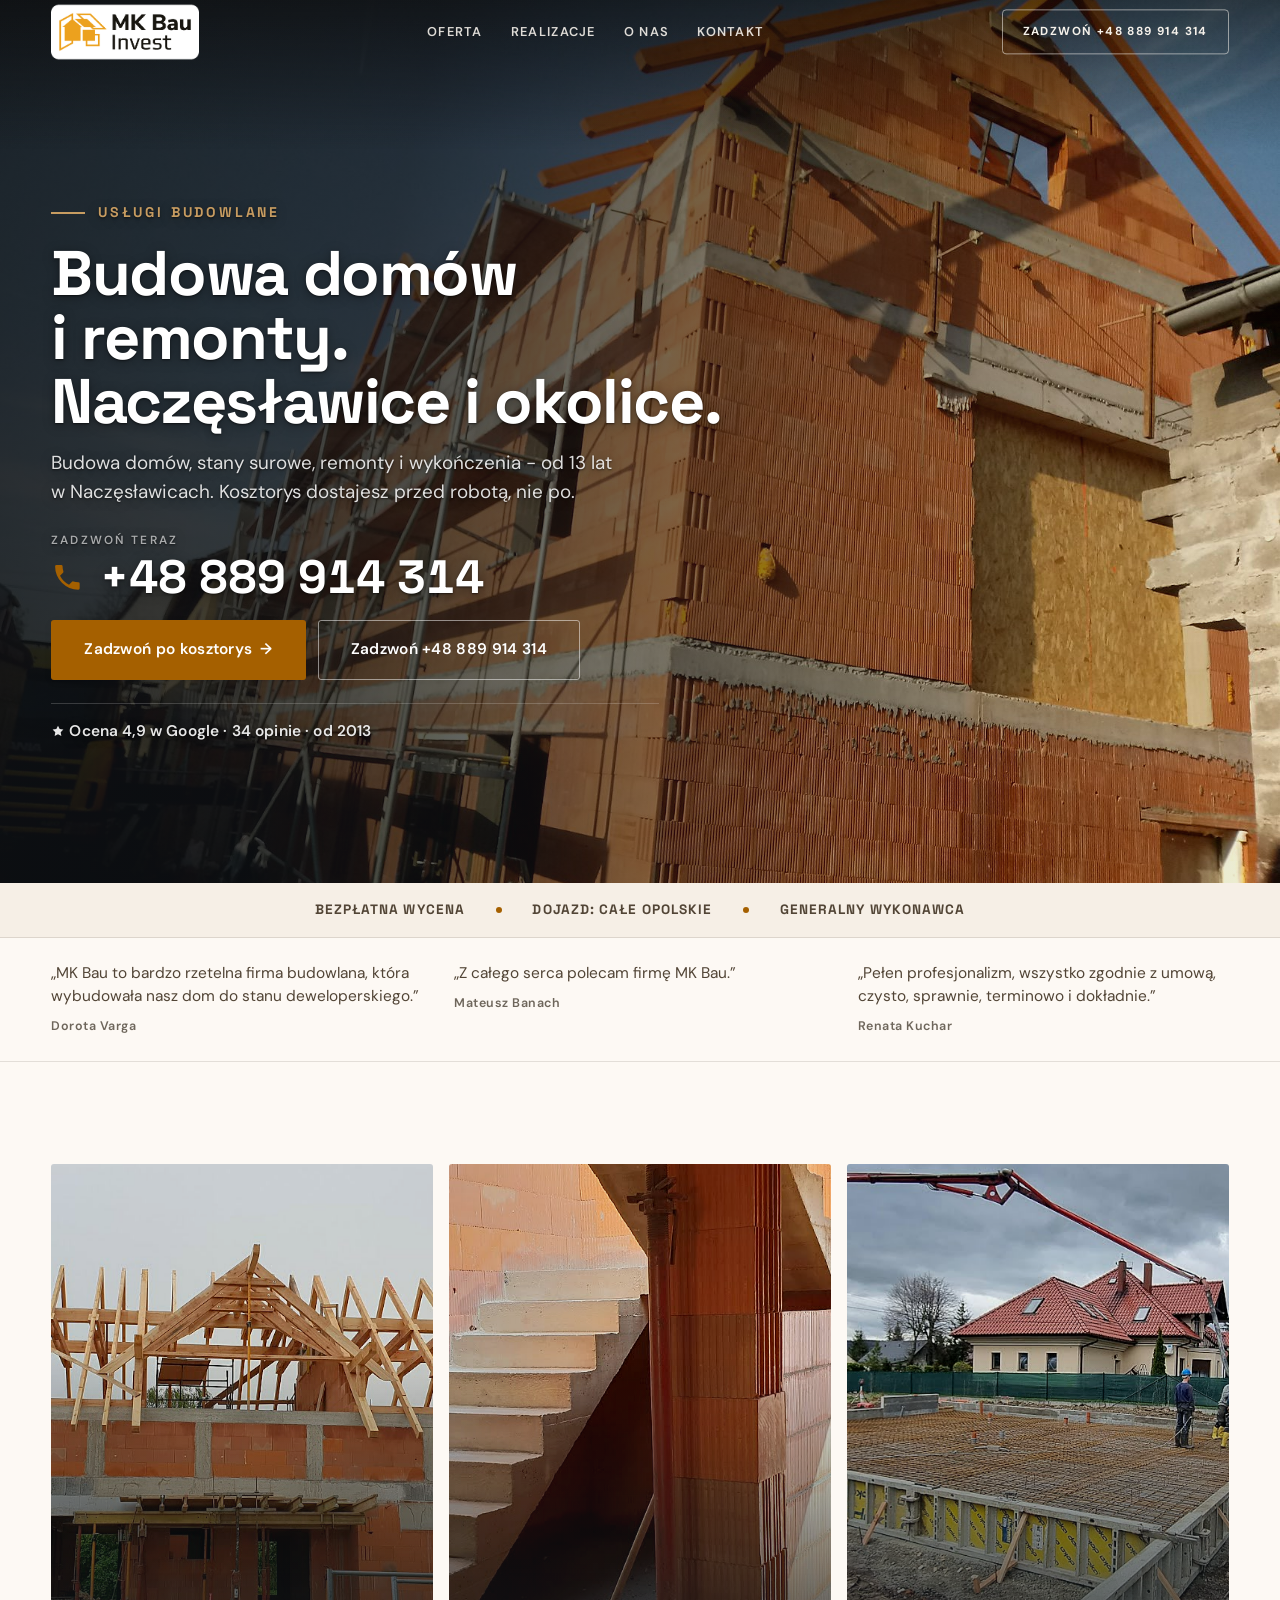
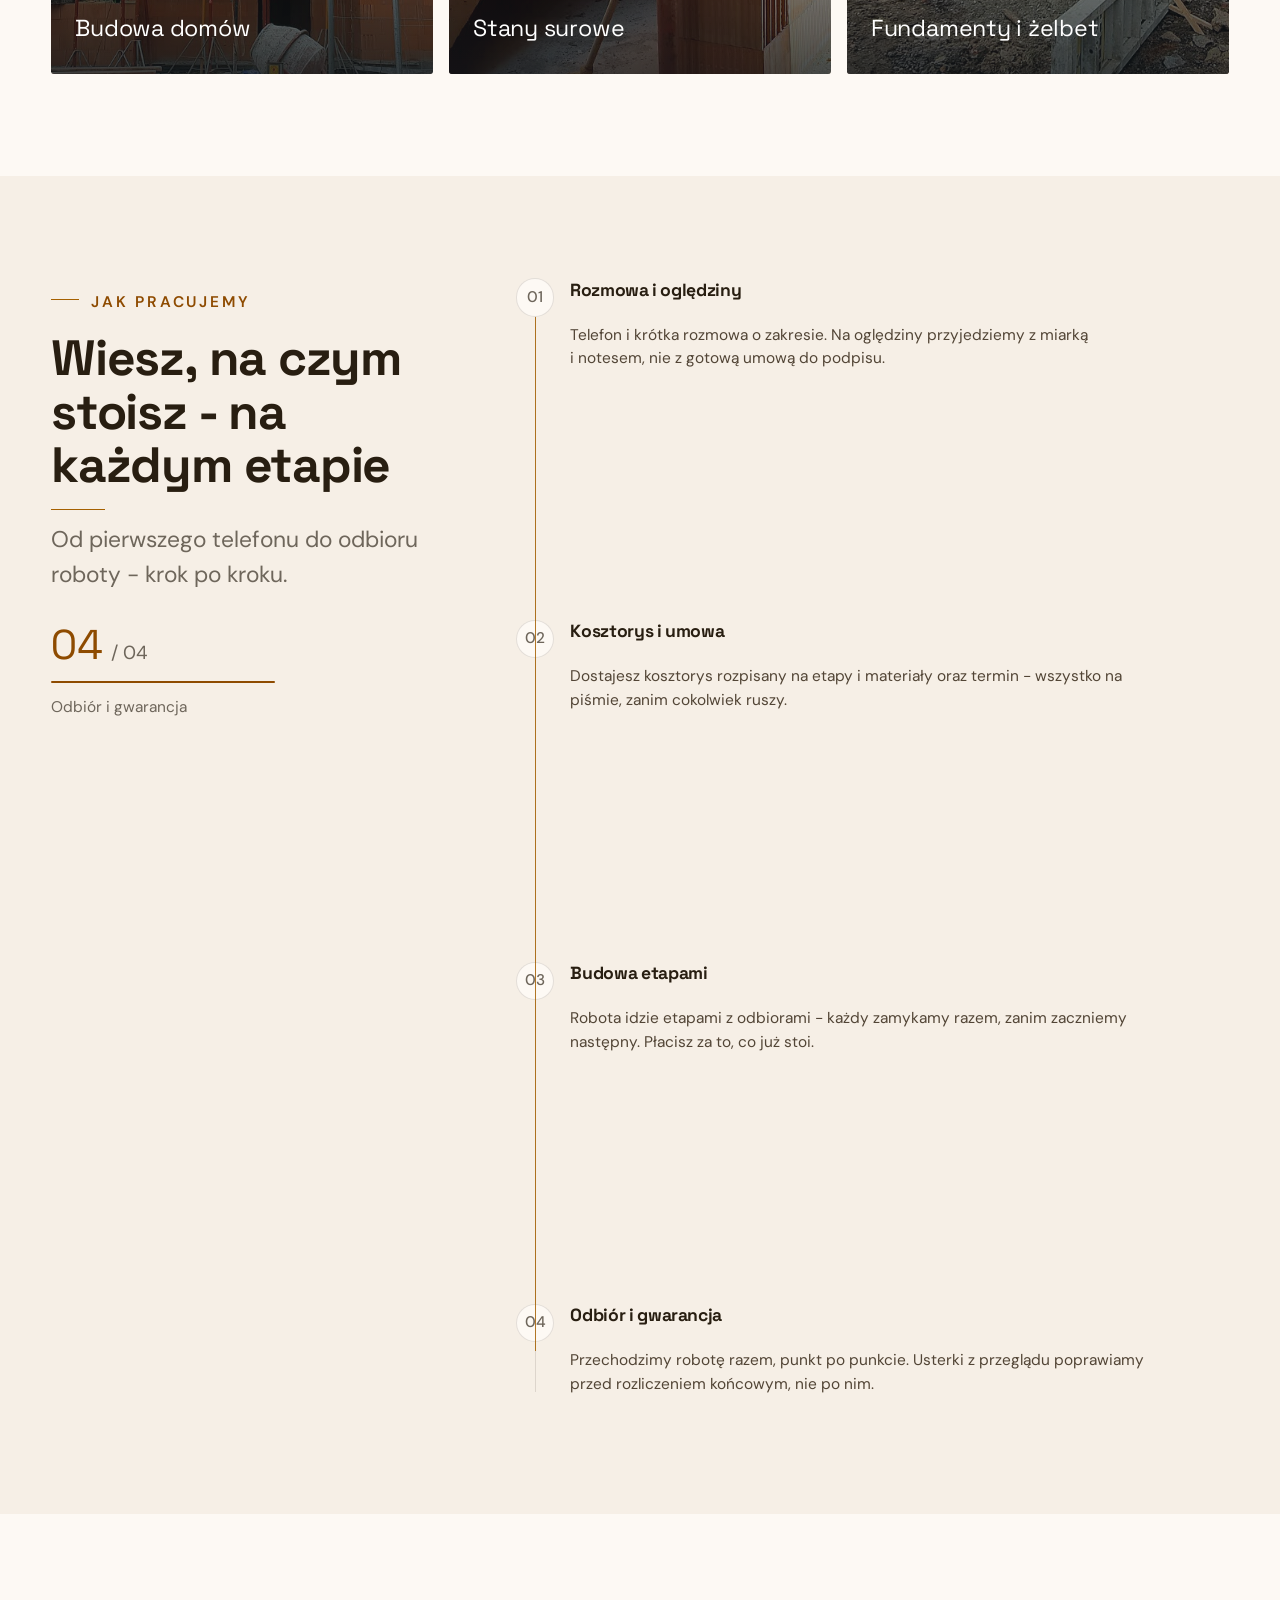
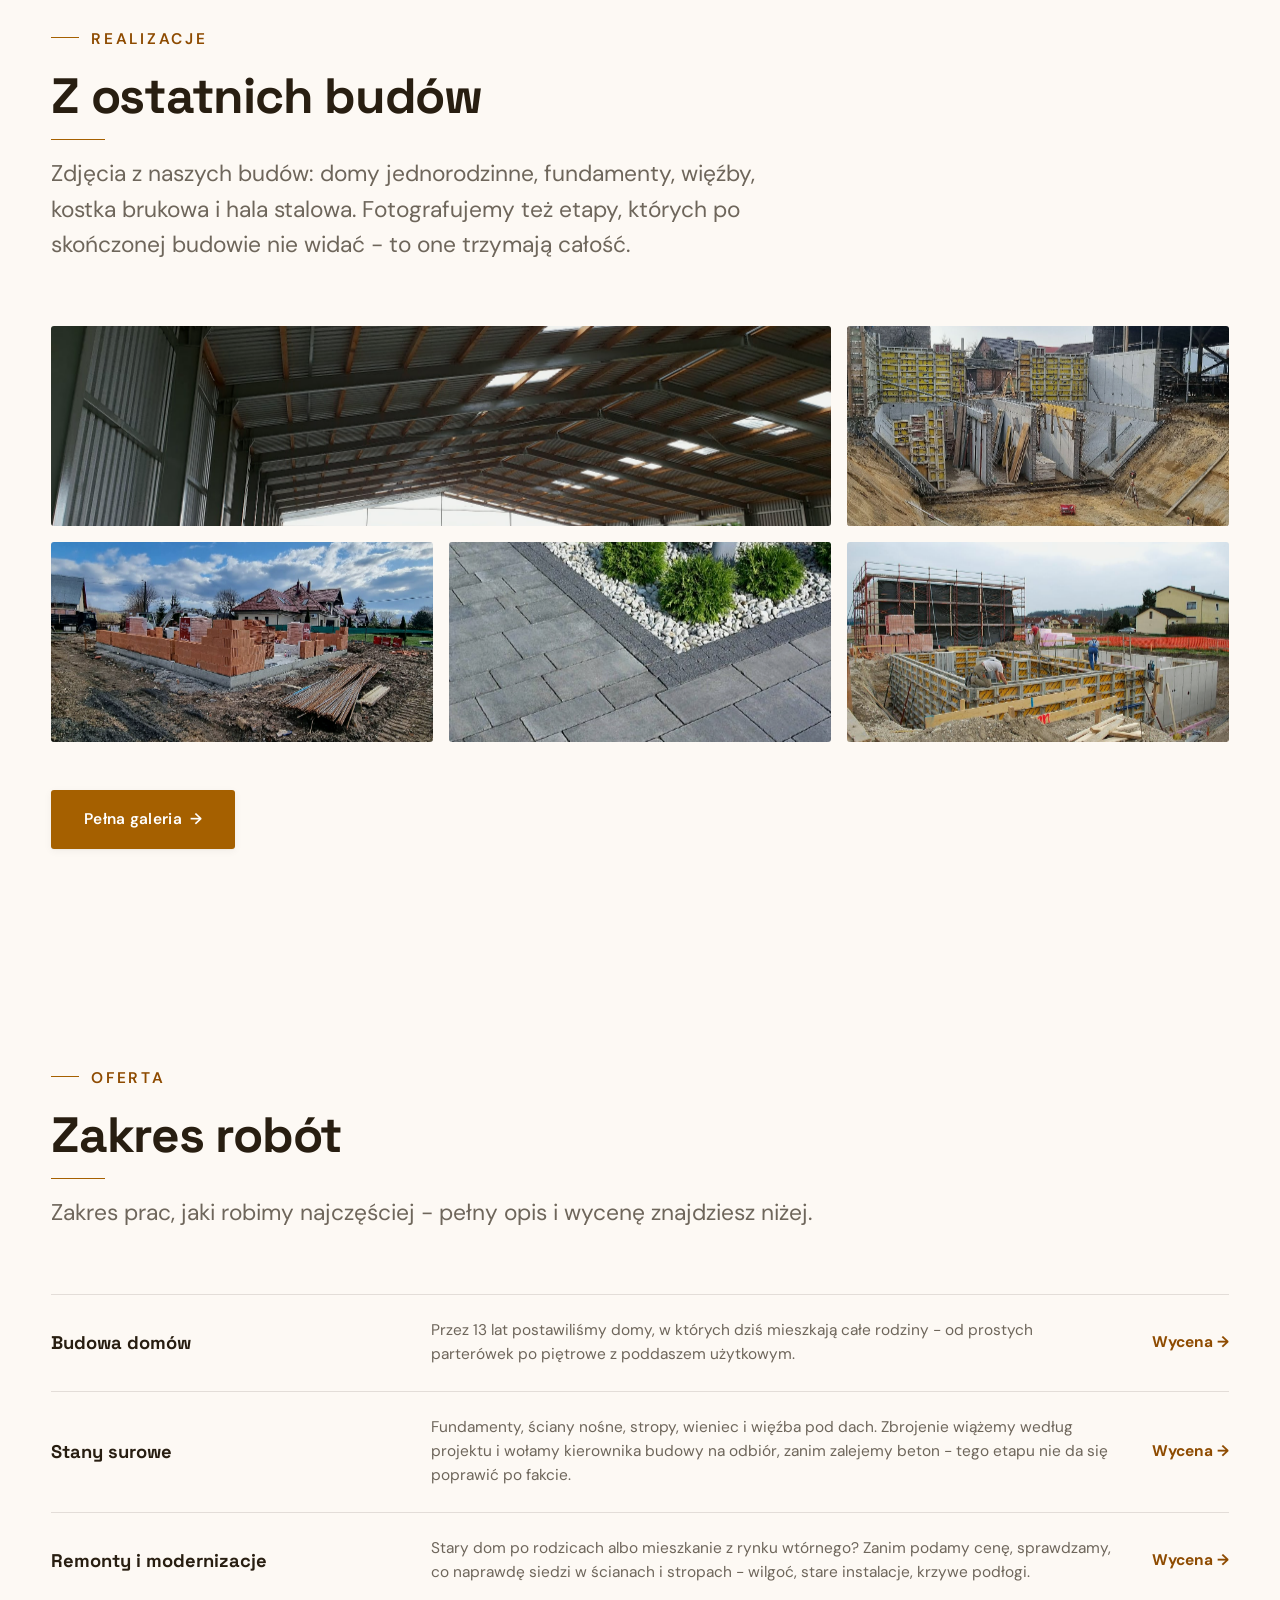
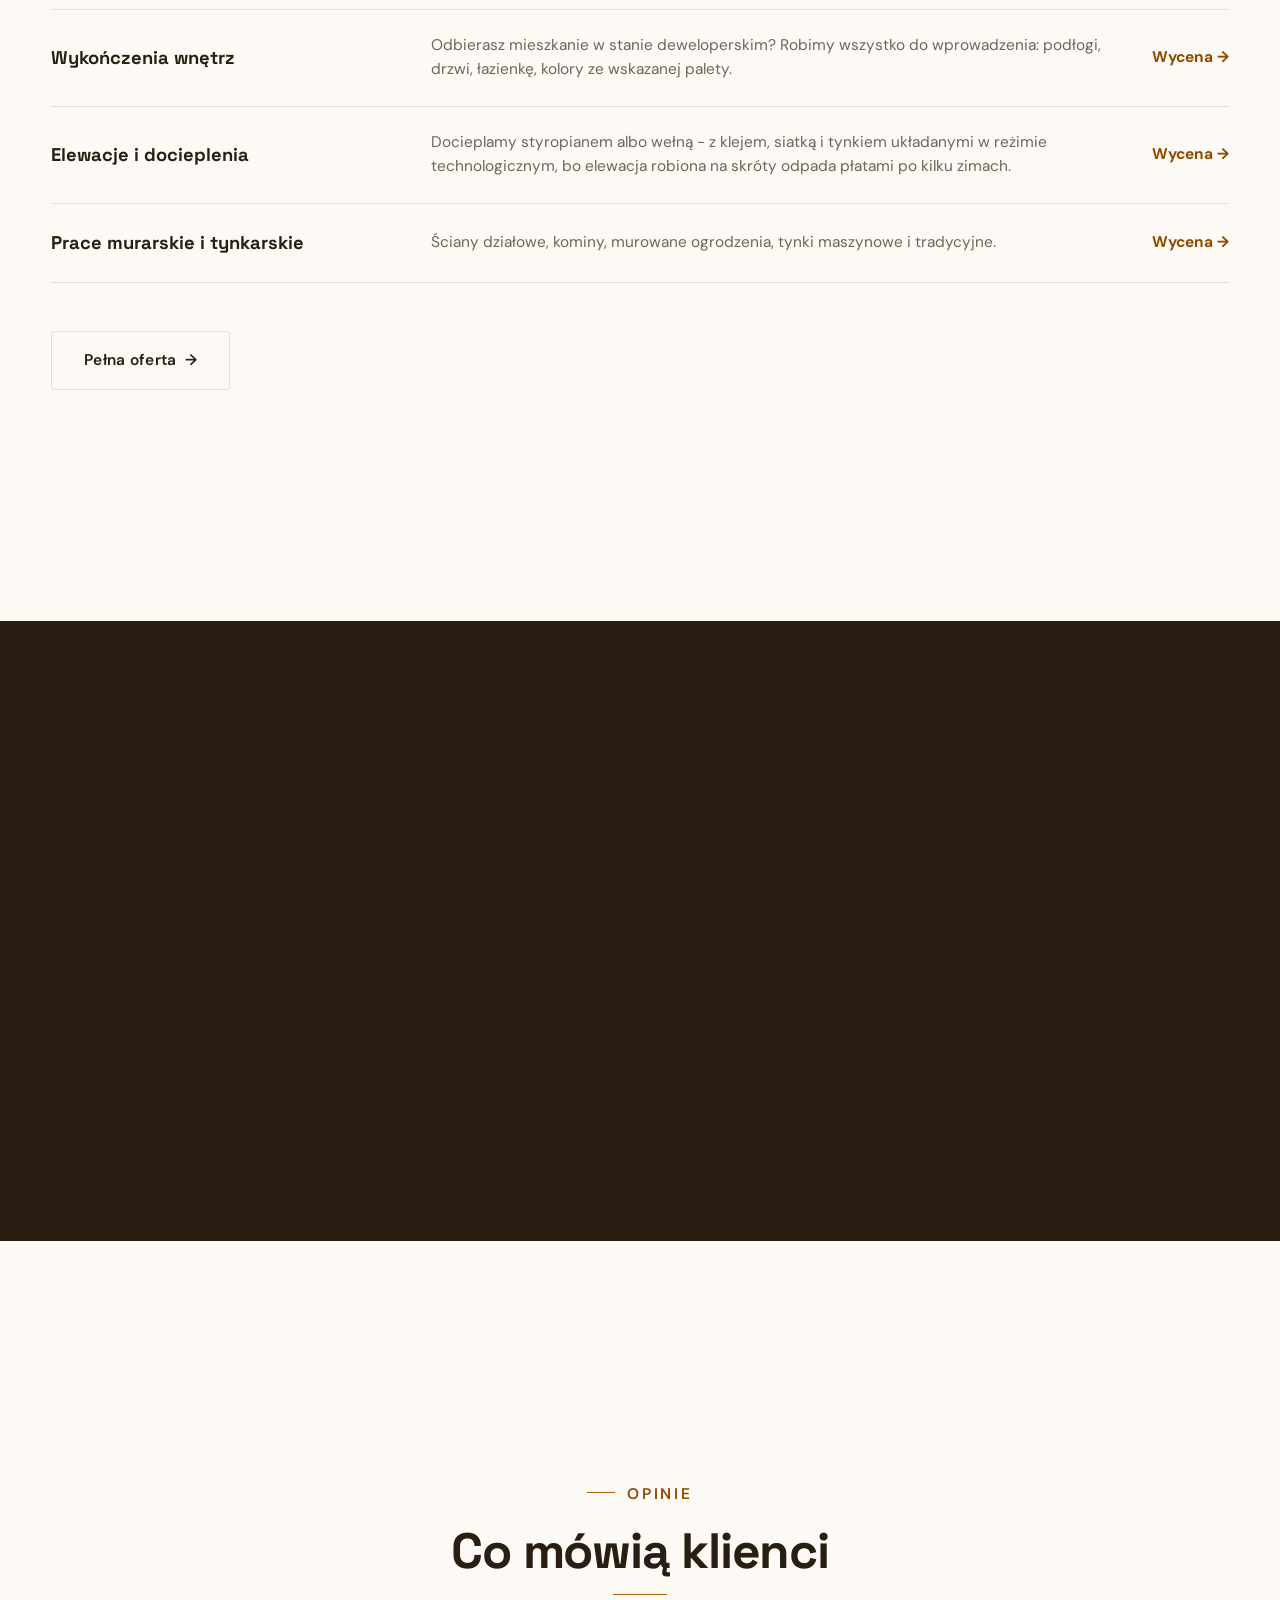
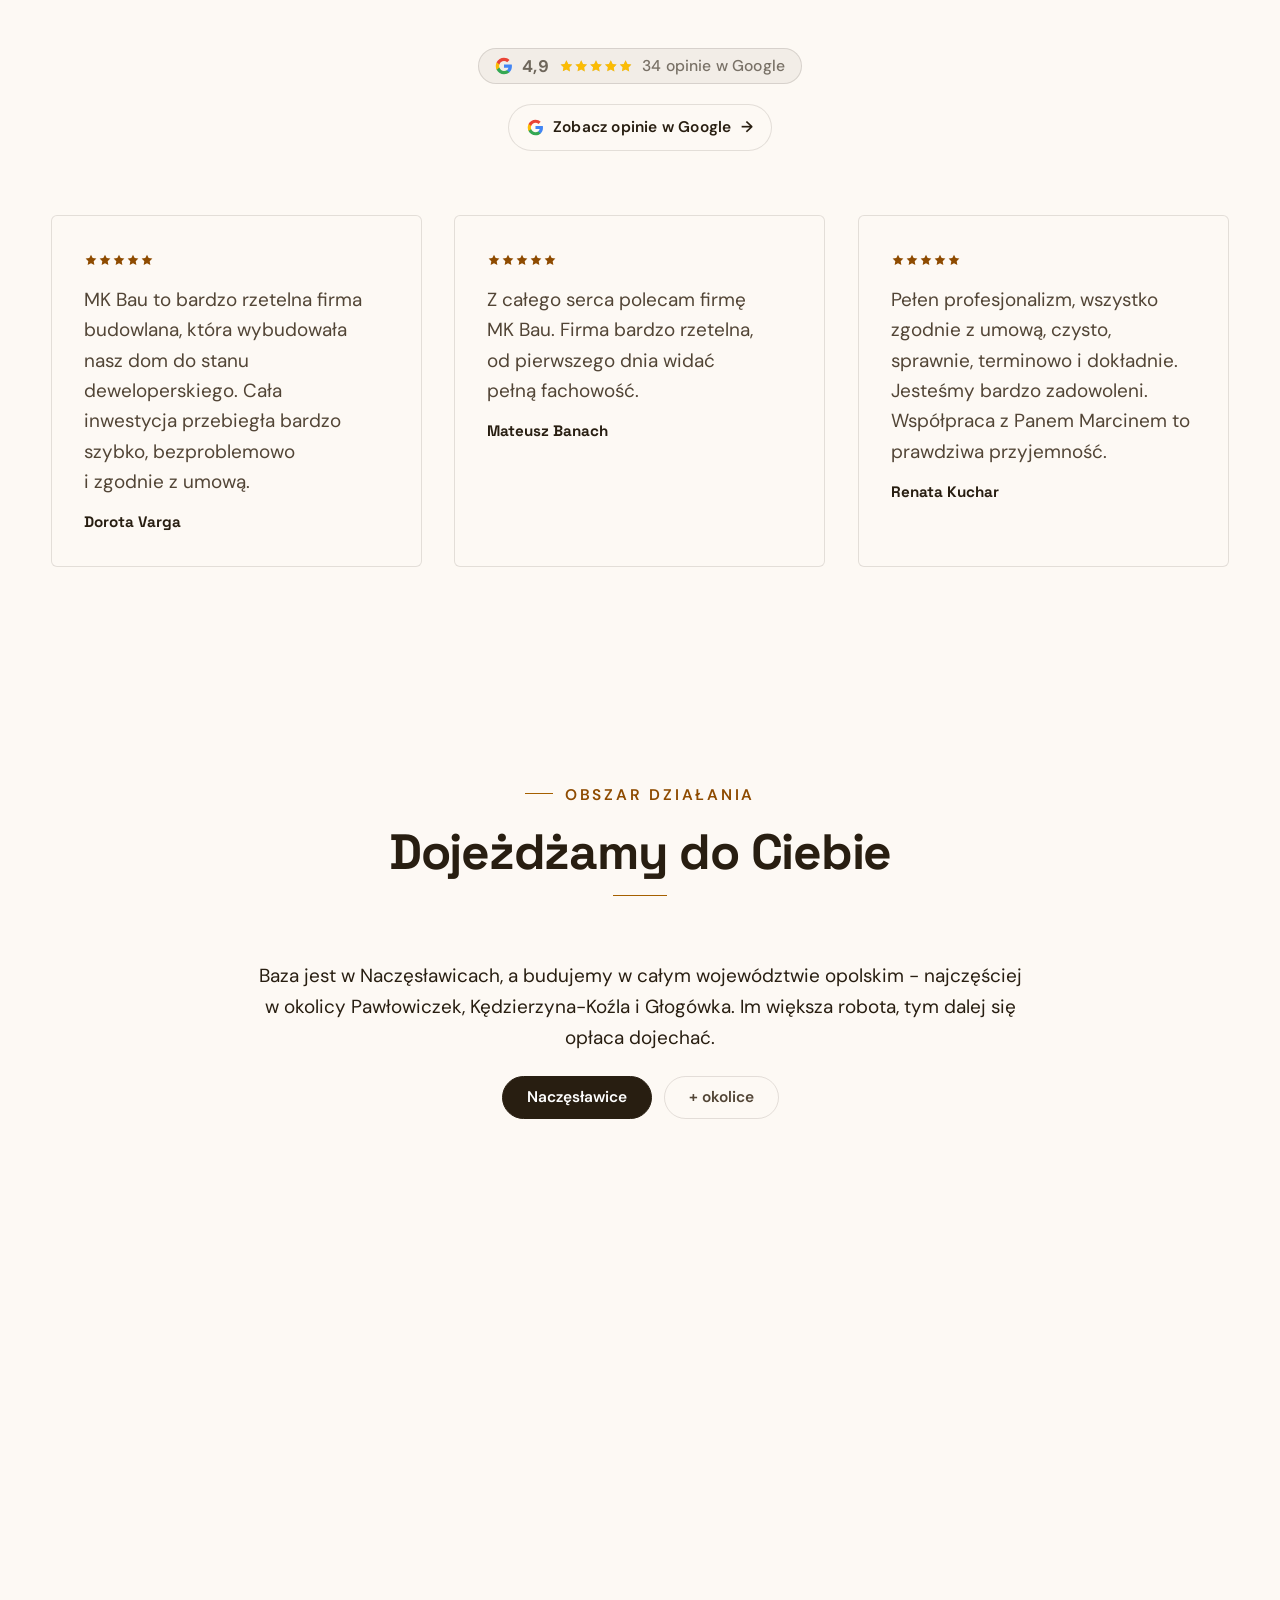
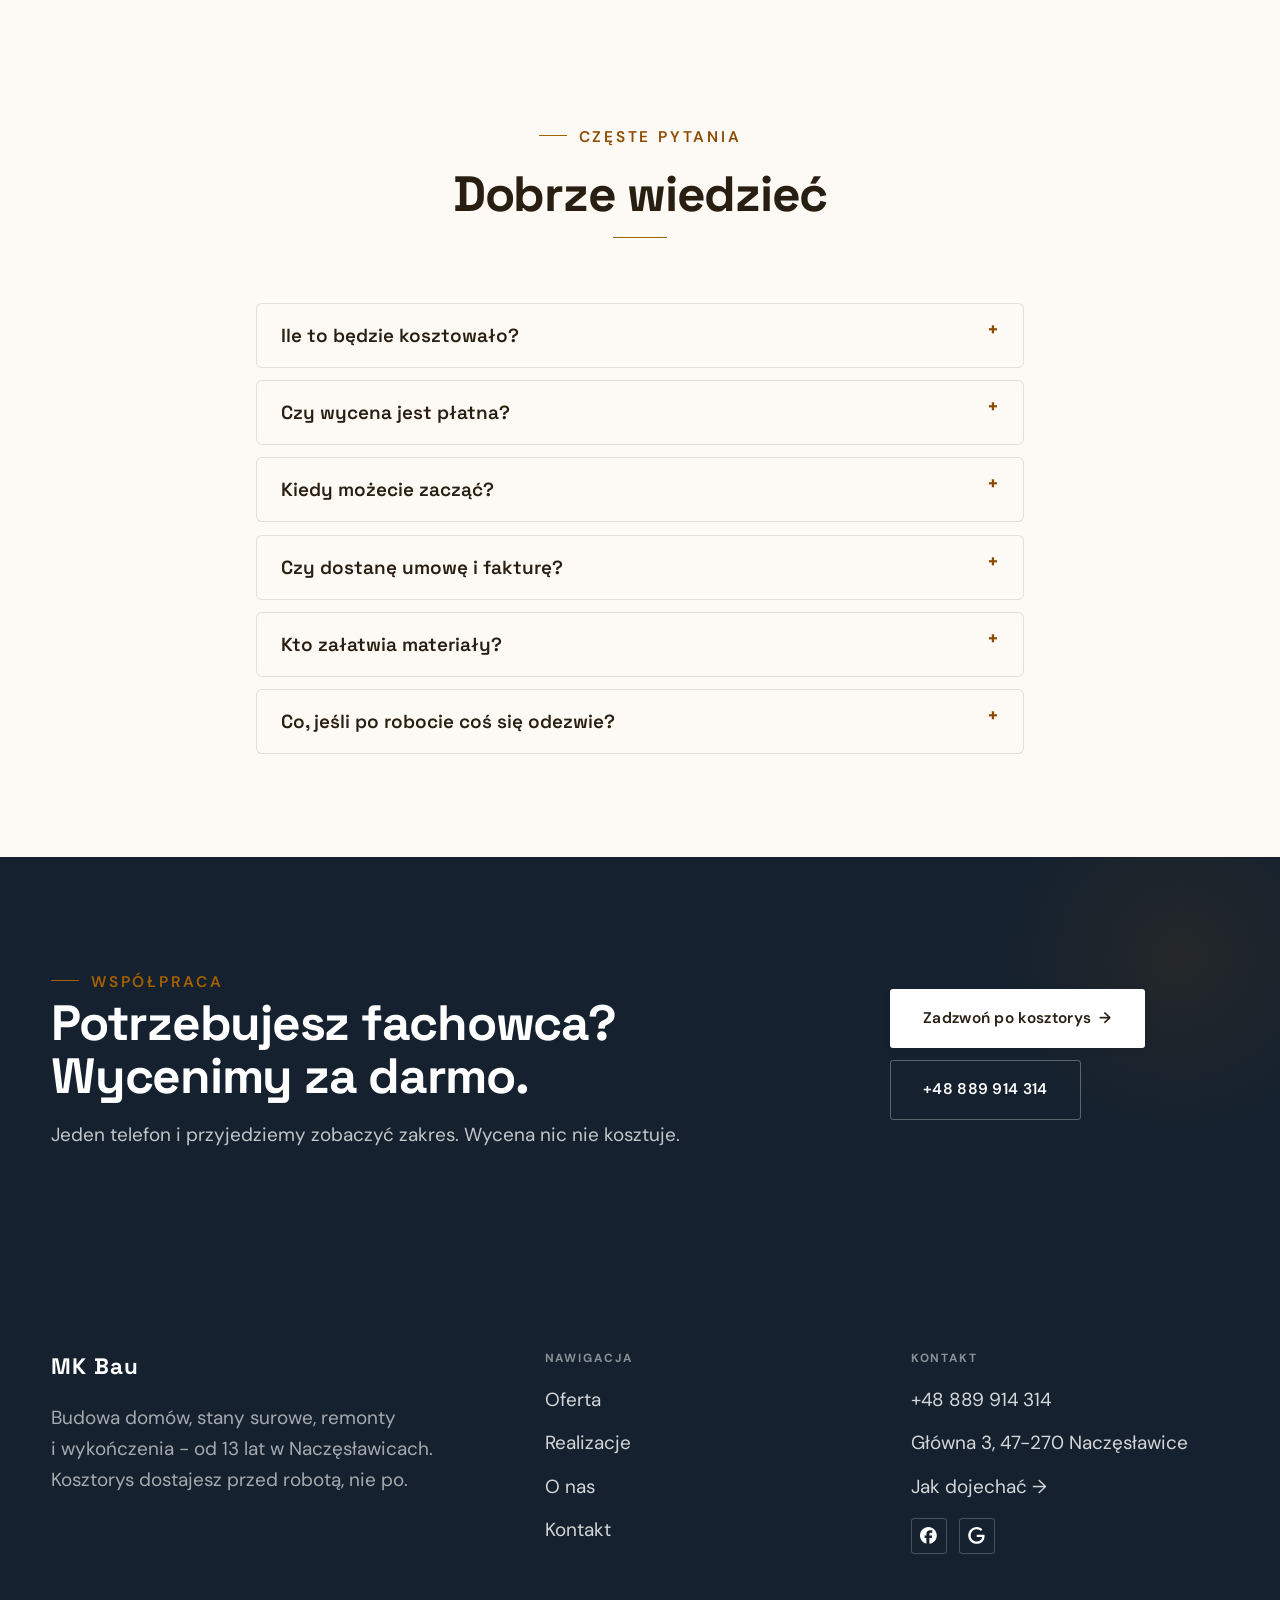
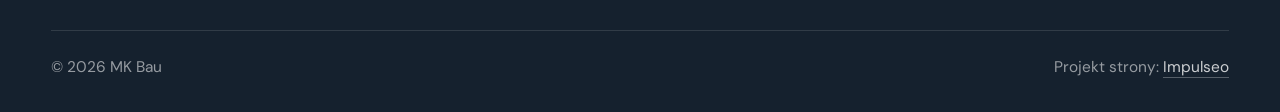
<file: index.html>
<!DOCTYPE html>
<html lang="pl">
<head>
<meta charset="UTF-8">
<meta name="viewport" content="width=device-width, initial-scale=1.0">
<title>MK Bau - budowa domów i remonty</title>
<meta name="description" content="Firma budowlana w Naczęsławicach: budowa domów, stany surowe, remonty, wykończenia, elewacje. Kosztorys i termin na piśmie przed robotą. Zadzwoń: +48 889 914 314.">
<link rel="canonical" href="https://impulseo-pl.github.io/mk-bau-naczeslawice/">
<meta name="robots" content="noindex, nofollow">
<meta property="og:type" content="website">
<meta property="og:locale" content="pl_PL">
<meta property="og:site_name" content="MK Bau">
<meta property="og:title" content="MK Bau - budowa domów i remonty">
<meta property="og:description" content="Firma budowlana w Naczęsławicach: budowa domów, stany surowe, remonty, wykończenia, elewacje. Kosztorys i termin na piśmie przed robotą. Zadzwoń: +48 889 914 314.">
<meta property="og:url" content="https://impulseo-pl.github.io/mk-bau-naczeslawice/">
<meta property="og:image" content="https://impulseo-pl.github.io/mk-bau-naczeslawice/img/og.jpg">
<meta property="og:image:width" content="1200">
<meta property="og:image:height" content="630">
<meta name="twitter:card" content="summary_large_image">
<script type="application/ld+json">{"@context": "https://schema.org", "@type": "GeneralContractor", "name": "MK Bau", "url": "https://impulseo-pl.github.io/mk-bau-naczeslawice/", "telephone": "+48889914314", "image": "https://impulseo-pl.github.io/mk-bau-naczeslawice/img/og.jpg", "areaServed": "Naczęsławice", "sameAs": ["https://www.google.com/maps/place/MK+Bau/@50.3114582,17.9461175,17z/data=!4m6!3m5!1s0x47110b19f02d842d:0xa561146d371e20b0!8m2!3d50.3114582!4d17.9461175!16s%2Fg%2F11hbvs6dnq", "https://www.facebook.com/mkbau.kaminskimarcin.1/"]}</script>
<link rel="preconnect" href="https://fonts.googleapis.com">
<link rel="preconnect" href="https://fonts.gstatic.com" crossorigin>
<link href="https://fonts.googleapis.com/css2?family=Space+Grotesk:wght@500;600;700&family=DM+Sans:opsz,wght@9..40,400;9..40,500;9..40,600&display=swap" rel="stylesheet">
<link rel="stylesheet" href="assets/styles.css?v=7459530f">
<meta name="nb-deploy" content="47156205b79a">
</head>
<body>

<header class="nav">
  <div class="wrap nav-inner">
    <a class="brand brand-has-logo" href="index.html"><img class="brand-logo" src="img/logo.png" alt="MK Bau" width="778" height="338" decoding="async"></a>
    <nav class="nav-links">
      <a href="oferta.html">Oferta</a>
      <a href="realizacje.html">Realizacje</a>
      <a href="o-nas.html">O nas</a>
      <a href="kontakt.html">Kontakt</a>
      <a href="tel:+48889914314" class="btn btn-accent">Zadzwoń +48 889 914 314</a>
    </nav>
    <button class="nav-toggle" aria-label="Menu"><span></span><span></span><span></span></button>
  </div>
</header>

<main>
<section class="hero-fach">
  <img class="hf-photo" src="img/hero.jpg" fetchpriority="high" data-rotate="img/g3.jpg|img/g10.jpg" alt="MK Bau" width="1600" height="1019">
  <div class="hf-panel">
    <div class="hf-inner">
      <span class="hf-kicker">Usługi budowlane</span>
      <h1 class="hf-title">Budowa domów i remonty. Naczęsławice i okolice. <em></em></h1>
      <p class="hf-lead">Budowa domów, stany surowe, remonty i wykończenia - od 13 lat w Naczęsławicach. Kosztorys dostajesz przed robotą, nie po.</p>
      <a class="hf-phone" href="tel:+48889914314"><span class="hf-phone-lab">Zadzwoń teraz</span><span class="hf-phone-num"><svg class="ico-tel" width="16" height="16" viewBox="0 0 24 24" fill="none" aria-hidden="true"><path d="M6.6 10.8a15.5 15.5 0 0 0 6.6 6.6l2.2-2.2a1 1 0 0 1 1-.24 11.4 11.4 0 0 0 3.6.58 1 1 0 0 1 1 1V20a1 1 0 0 1-1 1A17 17 0 0 1 3 4a1 1 0 0 1 1-1h3.5a1 1 0 0 1 1 1c0 1.25.2 2.46.58 3.6a1 1 0 0 1-.25 1l-2.23 2.2Z" fill="currentColor"/></svg> +48 889 914 314</span></a>
      <div class="hf-actions">
        <a href="kontakt.html" class="btn btn-accent">Zadzwoń po kosztorys <span class="arr">→</span></a>
        <a href="tel:+48889914314" class="btn btn-ghost hf-ghost">Zadzwoń +48 889 914 314</a>
      </div>
      <div class="hf-trust"><svg class="ico-star" width="14" height="14" viewBox="0 0 24 24" style="vertical-align:-2px" aria-hidden="true"><path d="M12 2.8l2.85 5.8 6.4.93-4.63 4.5 1.1 6.37L12 17.4l-5.72 3 1.1-6.37-4.63-4.5 6.4-.93L12 2.8Z" fill="currentColor"/></svg> Ocena 4,9 w Google · 34 opinie · od 2013</div>
    </div>
  </div>
</section>
<section class="fach-promise">
  <div class="wrap">
    <ul class="fp-row reveal"><li>Bezpłatna wycena</li><li>Dojazd: całe Opolskie</li><li>Generalny wykonawca</li></ul>
  </div>
</section>
<section class="opinie-mini" aria-label="Opinie klientów">
  <div class="wrap">
    <div class="om-row">
      <div class="om-item reveal"><blockquote>„MK Bau to bardzo rzetelna firma budowlana, która wybudowała nasz dom do stanu deweloperskiego.”</blockquote><span class="om-autor">Dorota Varga</span></div>
      <div class="om-item reveal"><blockquote>„Z całego serca polecam firmę MK Bau.”</blockquote><span class="om-autor">Mateusz Banach</span></div>
      <div class="om-item reveal"><blockquote>„Pełen profesjonalizm, wszystko zgodnie z umową, czysto, sprawnie, terminowo i dokładnie.”</blockquote><span class="om-autor">Renata Kuchar</span></div>
    </div>
  </div>
</section>
<section class="gateways-band">
  <div class="wrap">
    <div class="gateways">
      <a href="oferta.html" class="gateway reveal"><img src="img/g1.jpg" alt="Budowa domów" loading="lazy" width="1600" height="778" decoding="async"><span class="g-ttl">Budowa domów</span></a>
      <a href="oferta.html" class="gateway reveal"><img src="img/g2.jpg" alt="Stany surowe" loading="lazy" width="1600" height="778" decoding="async"><span class="g-ttl">Stany surowe</span></a>
      <a href="oferta.html" class="gateway reveal"><img src="img/g4.jpg" alt="Fundamenty i żelbet" loading="lazy" width="1600" height="721" decoding="async"><span class="g-ttl">Fundamenty i żelbet</span></a>
    </div>
  </div>
</section>
<section class="proces proces-os fachowcy">
  <div class="wrap proc-grid">
    <div class="proc-side">
      <div class="head reveal">
        <span class="eyebrow">Jak pracujemy</span>
        <h2>Wiesz, na czym stoisz - na każdym etapie</h2>
        <p>Od pierwszego telefonu do odbioru roboty - krok po kroku.</p>
      </div>
      <div class="proc-count" aria-hidden="true"><span class="pc-cur">01</span><span class="pc-all">/ 04</span></div>
      <div class="proc-bar" aria-hidden="true"><i></i></div>
      <p class="proc-now" aria-hidden="true">Rozmowa i oględziny</p>
    </div>
    <ol class="proces-line">
      <li class="reveal"><span class="pno">01</span><h3>Rozmowa i oględziny</h3><p>Telefon i krótka rozmowa o zakresie. Na oględziny przyjedziemy z miarką i notesem, nie z gotową umową do podpisu.</p></li>
      <li class="reveal"><span class="pno">02</span><h3>Kosztorys i umowa</h3><p>Dostajesz kosztorys rozpisany na etapy i materiały oraz termin - wszystko na piśmie, zanim cokolwiek ruszy.</p></li>
      <li class="reveal"><span class="pno">03</span><h3>Budowa etapami</h3><p>Robota idzie etapami z odbiorami - każdy zamykamy razem, zanim zaczniemy następny. Płacisz za to, co już stoi.</p></li>
      <li class="reveal"><span class="pno">04</span><h3>Odbiór i gwarancja</h3><p>Przechodzimy robotę razem, punkt po punkcie. Usterki z przeglądu poprawiamy przed rozliczeniem końcowym, nie po nim.</p></li>
    </ol>
  </div>
</section>
<section>
  <div class="wrap">
    <div class="head reveal">
      <span class="eyebrow">Realizacje</span>
      <h2>Z ostatnich budów</h2>
      <p>Zdjęcia z naszych budów: domy jednorodzinne, fundamenty, więźby, kostka brukowa i hala stalowa. Fotografujemy też etapy, których po skończonej budowie nie widać - to one trzymają całość.</p>
    </div>
    <div class="gallery">
      <div class="tile t-two3 reveal"><img src="img/g5.jpg" alt="MK Bau" loading="lazy" width="1600" height="778" decoding="async"></div>
      <div class="tile t-third reveal"><img src="img/g6.jpg" alt="MK Bau" loading="lazy" width="1600" height="721" decoding="async"></div>
      <div class="tile t-third reveal"><img src="img/g7.jpg" alt="MK Bau" loading="lazy" width="1600" height="721" decoding="async"></div>
      <div class="tile t-third reveal"><img src="img/g8.jpg" alt="MK Bau" loading="lazy" width="540" height="405" decoding="async"></div>
      <div class="tile t-third reveal"><img src="img/g9.jpg" alt="MK Bau" loading="lazy" width="1280" height="760" decoding="async"></div>
    </div>
    <div style="margin-top:var(--space-7)" class="reveal"><a href="realizacje.html" class="btn btn-accent">Pełna galeria <span class="arr">→</span></a></div>
  </div>
</section>
<section class="fach-uslugi">
  <div class="wrap">
    <div class="head reveal">
      <span class="eyebrow">Oferta</span>
      <h2>Zakres robót</h2>
      <p>Zakres prac, jaki robimy najczęściej - pełny opis i wycenę znajdziesz niżej.</p>
    </div>
    <ul class="fu-list">
      <li class="fu-row reveal"><div class="fu-name">Budowa domów</div><div class="fu-desc">Przez 13 lat postawiliśmy domy, w których dziś mieszkają całe rodziny - od prostych parterówek po piętrowe z poddaszem użytkowym.</div><a class="fu-cta" href="kontakt.html">Wycena <span class="arr">→</span></a></li>
      <li class="fu-row reveal"><div class="fu-name">Stany surowe</div><div class="fu-desc">Fundamenty, ściany nośne, stropy, wieniec i więźba pod dach. Zbrojenie wiążemy według projektu i wołamy kierownika budowy na odbiór, zanim zalejemy beton - tego etapu nie da się poprawić po fakcie.</div><a class="fu-cta" href="kontakt.html">Wycena <span class="arr">→</span></a></li>
      <li class="fu-row reveal"><div class="fu-name">Remonty i modernizacje</div><div class="fu-desc">Stary dom po rodzicach albo mieszkanie z rynku wtórnego? Zanim podamy cenę, sprawdzamy, co naprawdę siedzi w ścianach i stropach - wilgoć, stare instalacje, krzywe podłogi.</div><a class="fu-cta" href="kontakt.html">Wycena <span class="arr">→</span></a></li>
      <li class="fu-row reveal"><div class="fu-name">Wykończenia wnętrz</div><div class="fu-desc">Odbierasz mieszkanie w stanie deweloperskim? Robimy wszystko do wprowadzenia: podłogi, drzwi, łazienkę, kolory ze wskazanej palety.</div><a class="fu-cta" href="kontakt.html">Wycena <span class="arr">→</span></a></li>
      <li class="fu-row reveal"><div class="fu-name">Elewacje i docieplenia</div><div class="fu-desc">Docieplamy styropianem albo wełną - z klejem, siatką i tynkiem układanymi w reżimie technologicznym, bo elewacja robiona na skróty odpada płatami po kilku zimach.</div><a class="fu-cta" href="kontakt.html">Wycena <span class="arr">→</span></a></li>
      <li class="fu-row reveal"><div class="fu-name">Prace murarskie i tynkarskie</div><div class="fu-desc">Ściany działowe, kominy, murowane ogrodzenia, tynki maszynowe i tradycyjne.</div><a class="fu-cta" href="kontakt.html">Wycena <span class="arr">→</span></a></li>
    </ul>
    <div style="margin-top:var(--space-7)" class="reveal"><a href="oferta.html" class="btn btn-ghost">Pełna oferta <span class="arr">→</span></a></div>
  </div>
</section>
<section class="stopklatka" aria-hidden="true">
  <div class="stk-bg" style="background-image:url(img/g12.jpg)"></div>
</section>
<section class="opinie">
  <div class="wrap">
    <div class="head center reveal">
      <span class="eyebrow">Opinie</span>
      <h2>Co mówią klienci</h2>
    </div>
    <p class="op-meta reveal"><span class="g-badge"><svg class="gb-ico" viewBox="0 0 24 24" width="18" height="18" aria-hidden="true"><path fill="#4285F4" d="M22.56 12.25c0-.78-.07-1.53-.2-2.25H12v4.26h5.92c-.26 1.37-1.04 2.53-2.21 3.31v2.77h3.57c2.08-1.92 3.28-4.74 3.28-8.09z"/><path fill="#34A853" d="M12 23c2.97 0 5.46-.98 7.28-2.66l-3.57-2.77c-.98.66-2.23 1.06-3.71 1.06-2.86 0-5.29-1.93-6.16-4.53H2.18v2.84C3.99 20.53 7.7 23 12 23z"/><path fill="#FBBC05" d="M5.84 14.09c-.22-.66-.35-1.36-.35-2.09s.13-1.43.35-2.09V7.07H2.18C1.43 8.55 1 10.22 1 12s.43 3.45 1.18 4.93l2.85-2.22.81-.62z"/><path fill="#EA4335" d="M12 5.38c1.62 0 3.06.56 4.21 1.64l3.15-3.15C17.45 2.09 14.97 1 12 1 7.7 1 3.99 3.47 2.18 7.07l3.66 2.84c.87-2.6 3.3-4.53 6.16-4.53z"/></svg><b class="gb-ocena">4,9</b><svg class="gb-stars" viewBox="0 0 90 18" width="74" height="14.8" aria-hidden="true"><g fill="currentColor" opacity=".26"><path transform="translate(0,0)" d="M9 1.6l2.2 4.46 4.92.72-3.56 3.47.84 4.9L9 12.74l-4.4 2.31.84-4.9L1.88 6.68l4.92-.72L9 1.6Z"/><path transform="translate(18,0)" d="M9 1.6l2.2 4.46 4.92.72-3.56 3.47.84 4.9L9 12.74l-4.4 2.31.84-4.9L1.88 6.68l4.92-.72L9 1.6Z"/><path transform="translate(36,0)" d="M9 1.6l2.2 4.46 4.92.72-3.56 3.47.84 4.9L9 12.74l-4.4 2.31.84-4.9L1.88 6.68l4.92-.72L9 1.6Z"/><path transform="translate(54,0)" d="M9 1.6l2.2 4.46 4.92.72-3.56 3.47.84 4.9L9 12.74l-4.4 2.31.84-4.9L1.88 6.68l4.92-.72L9 1.6Z"/><path transform="translate(72,0)" d="M9 1.6l2.2 4.46 4.92.72-3.56 3.47.84 4.9L9 12.74l-4.4 2.31.84-4.9L1.88 6.68l4.92-.72L9 1.6Z"/></g><clipPath id="gs980"><rect x="0" y="0" width="88.2" height="18"/></clipPath><g fill="#FBBC04" clip-path="url(#gs980)"><path transform="translate(0,0)" d="M9 1.6l2.2 4.46 4.92.72-3.56 3.47.84 4.9L9 12.74l-4.4 2.31.84-4.9L1.88 6.68l4.92-.72L9 1.6Z"/><path transform="translate(18,0)" d="M9 1.6l2.2 4.46 4.92.72-3.56 3.47.84 4.9L9 12.74l-4.4 2.31.84-4.9L1.88 6.68l4.92-.72L9 1.6Z"/><path transform="translate(36,0)" d="M9 1.6l2.2 4.46 4.92.72-3.56 3.47.84 4.9L9 12.74l-4.4 2.31.84-4.9L1.88 6.68l4.92-.72L9 1.6Z"/><path transform="translate(54,0)" d="M9 1.6l2.2 4.46 4.92.72-3.56 3.47.84 4.9L9 12.74l-4.4 2.31.84-4.9L1.88 6.68l4.92-.72L9 1.6Z"/><path transform="translate(72,0)" d="M9 1.6l2.2 4.46 4.92.72-3.56 3.47.84 4.9L9 12.74l-4.4 2.31.84-4.9L1.88 6.68l4.92-.72L9 1.6Z"/></g></svg><span class="gb-txt">34 opinie w Google</span></span></p>
    <p class="op-meta reveal"><a class="op-google" href="https://www.google.com/maps?cid=11916828548307755184" target="_blank" rel="noopener"><svg class="op-g-ico" viewBox="0 0 24 24" width="17" height="17" aria-hidden="true"><path fill="#4285F4" d="M22.56 12.25c0-.78-.07-1.53-.2-2.25H12v4.26h5.92c-.26 1.37-1.04 2.53-2.21 3.31v2.77h3.57c2.08-1.92 3.28-4.74 3.28-8.09z"/><path fill="#34A853" d="M12 23c2.97 0 5.46-.98 7.28-2.66l-3.57-2.77c-.98.66-2.23 1.06-3.71 1.06-2.86 0-5.29-1.93-6.16-4.53H2.18v2.84C3.99 20.53 7.7 23 12 23z"/><path fill="#FBBC05" d="M5.84 14.09c-.22-.66-.35-1.36-.35-2.09s.13-1.43.35-2.09V7.07H2.18C1.43 8.55 1 10.22 1 12s.43 3.45 1.18 4.93l2.85-2.22.81-.62z"/><path fill="#EA4335" d="M12 5.38c1.62 0 3.06.56 4.21 1.64l3.15-3.15C17.45 2.09 14.97 1 12 1 7.7 1 3.99 3.47 2.18 7.07l3.66 2.84c.87-2.6 3.3-4.53 6.16-4.53z"/></svg><span>Zobacz opinie w Google</span><span class="arr">→</span></a></p>
    <div class="opinie-grid">
      <figure class="op-card reveal"><span class="op-star"><svg class="ico-star" width="14" height="14" viewBox="0 0 24 24" style="vertical-align:-2px" aria-hidden="true"><path d="M12 2.8l2.85 5.8 6.4.93-4.63 4.5 1.1 6.37L12 17.4l-5.72 3 1.1-6.37-4.63-4.5 6.4-.93L12 2.8Z" fill="currentColor"/></svg><svg class="ico-star" width="14" height="14" viewBox="0 0 24 24" style="vertical-align:-2px" aria-hidden="true"><path d="M12 2.8l2.85 5.8 6.4.93-4.63 4.5 1.1 6.37L12 17.4l-5.72 3 1.1-6.37-4.63-4.5 6.4-.93L12 2.8Z" fill="currentColor"/></svg><svg class="ico-star" width="14" height="14" viewBox="0 0 24 24" style="vertical-align:-2px" aria-hidden="true"><path d="M12 2.8l2.85 5.8 6.4.93-4.63 4.5 1.1 6.37L12 17.4l-5.72 3 1.1-6.37-4.63-4.5 6.4-.93L12 2.8Z" fill="currentColor"/></svg><svg class="ico-star" width="14" height="14" viewBox="0 0 24 24" style="vertical-align:-2px" aria-hidden="true"><path d="M12 2.8l2.85 5.8 6.4.93-4.63 4.5 1.1 6.37L12 17.4l-5.72 3 1.1-6.37-4.63-4.5 6.4-.93L12 2.8Z" fill="currentColor"/></svg><svg class="ico-star" width="14" height="14" viewBox="0 0 24 24" style="vertical-align:-2px" aria-hidden="true"><path d="M12 2.8l2.85 5.8 6.4.93-4.63 4.5 1.1 6.37L12 17.4l-5.72 3 1.1-6.37-4.63-4.5 6.4-.93L12 2.8Z" fill="currentColor"/></svg></span><blockquote>MK Bau to bardzo rzetelna firma budowlana, która wybudowała nasz dom do stanu deweloperskiego. Cała inwestycja przebiegła bardzo szybko, bezproblemowo i zgodnie z umową.</blockquote><span class="op-autor">Dorota Varga</span></figure>
      <figure class="op-card reveal"><span class="op-star"><svg class="ico-star" width="14" height="14" viewBox="0 0 24 24" style="vertical-align:-2px" aria-hidden="true"><path d="M12 2.8l2.85 5.8 6.4.93-4.63 4.5 1.1 6.37L12 17.4l-5.72 3 1.1-6.37-4.63-4.5 6.4-.93L12 2.8Z" fill="currentColor"/></svg><svg class="ico-star" width="14" height="14" viewBox="0 0 24 24" style="vertical-align:-2px" aria-hidden="true"><path d="M12 2.8l2.85 5.8 6.4.93-4.63 4.5 1.1 6.37L12 17.4l-5.72 3 1.1-6.37-4.63-4.5 6.4-.93L12 2.8Z" fill="currentColor"/></svg><svg class="ico-star" width="14" height="14" viewBox="0 0 24 24" style="vertical-align:-2px" aria-hidden="true"><path d="M12 2.8l2.85 5.8 6.4.93-4.63 4.5 1.1 6.37L12 17.4l-5.72 3 1.1-6.37-4.63-4.5 6.4-.93L12 2.8Z" fill="currentColor"/></svg><svg class="ico-star" width="14" height="14" viewBox="0 0 24 24" style="vertical-align:-2px" aria-hidden="true"><path d="M12 2.8l2.85 5.8 6.4.93-4.63 4.5 1.1 6.37L12 17.4l-5.72 3 1.1-6.37-4.63-4.5 6.4-.93L12 2.8Z" fill="currentColor"/></svg><svg class="ico-star" width="14" height="14" viewBox="0 0 24 24" style="vertical-align:-2px" aria-hidden="true"><path d="M12 2.8l2.85 5.8 6.4.93-4.63 4.5 1.1 6.37L12 17.4l-5.72 3 1.1-6.37-4.63-4.5 6.4-.93L12 2.8Z" fill="currentColor"/></svg></span><blockquote>Z całego serca polecam firmę MK Bau. Firma bardzo rzetelna, od pierwszego dnia widać pełną fachowość.</blockquote><span class="op-autor">Mateusz Banach</span></figure>
      <figure class="op-card reveal"><span class="op-star"><svg class="ico-star" width="14" height="14" viewBox="0 0 24 24" style="vertical-align:-2px" aria-hidden="true"><path d="M12 2.8l2.85 5.8 6.4.93-4.63 4.5 1.1 6.37L12 17.4l-5.72 3 1.1-6.37-4.63-4.5 6.4-.93L12 2.8Z" fill="currentColor"/></svg><svg class="ico-star" width="14" height="14" viewBox="0 0 24 24" style="vertical-align:-2px" aria-hidden="true"><path d="M12 2.8l2.85 5.8 6.4.93-4.63 4.5 1.1 6.37L12 17.4l-5.72 3 1.1-6.37-4.63-4.5 6.4-.93L12 2.8Z" fill="currentColor"/></svg><svg class="ico-star" width="14" height="14" viewBox="0 0 24 24" style="vertical-align:-2px" aria-hidden="true"><path d="M12 2.8l2.85 5.8 6.4.93-4.63 4.5 1.1 6.37L12 17.4l-5.72 3 1.1-6.37-4.63-4.5 6.4-.93L12 2.8Z" fill="currentColor"/></svg><svg class="ico-star" width="14" height="14" viewBox="0 0 24 24" style="vertical-align:-2px" aria-hidden="true"><path d="M12 2.8l2.85 5.8 6.4.93-4.63 4.5 1.1 6.37L12 17.4l-5.72 3 1.1-6.37-4.63-4.5 6.4-.93L12 2.8Z" fill="currentColor"/></svg><svg class="ico-star" width="14" height="14" viewBox="0 0 24 24" style="vertical-align:-2px" aria-hidden="true"><path d="M12 2.8l2.85 5.8 6.4.93-4.63 4.5 1.1 6.37L12 17.4l-5.72 3 1.1-6.37-4.63-4.5 6.4-.93L12 2.8Z" fill="currentColor"/></svg></span><blockquote>Pełen profesjonalizm, wszystko zgodnie z umową, czysto, sprawnie, terminowo i dokładnie. Jesteśmy bardzo zadowoleni. Współpraca z Panem Marcinem to prawdziwa przyjemność.</blockquote><span class="op-autor">Renata Kuchar</span></figure>
    </div>
  </div>
</section>
<section class="obszar">
  <div class="wrap">
    <div class="head center reveal">
      <span class="eyebrow">Obszar działania</span>
      <h2>Dojeżdżamy do Ciebie</h2>
    </div>
    <p class="obszar-txt reveal" style="text-align:center;max-width:60ch;margin:0 auto 1.4rem">Baza jest w Naczęsławicach, a budujemy w całym województwie opolskim - najczęściej w okolicy Pawłowiczek, Kędzierzyna-Koźla i Głogówka. Im większa robota, tym dalej się opłaca dojechać.</p>
    <ul class="obszar-list reveal"><li class="is-home">Naczęsławice</li><li>+ okolice</li></ul>
    <div class="obszar-mapa reveal" style="margin-top:var(--space-7)">
      <iframe title="Obszar działania - Naczęsławice i okolice" src="https://maps.google.com/maps?q=50.3114582%2C17.9461175&amp;z=11&amp;output=embed" loading="lazy" referrerpolicy="no-referrer-when-downgrade" style="width:100%;height:clamp(280px,38vh,420px);border:0;display:block;border-radius:var(--r-md)"></iframe>
    </div>
  </div>
</section>
<section class="faq-klinika">
  <div class="wrap">
    <div class="head center reveal">
      <span class="eyebrow">Częste pytania</span>
      <h2>Dobrze wiedzieć</h2>
    </div>
    <div class="faq-list">
      <details class="faq-item reveal"><summary>Ile to będzie kosztowało?</summary><p>Kosztorys rozpisujemy na etapy i materiały, więc widzisz, co ile kosztuje, i możesz zdjąć coś z listy, zanim podpiszemy umowę.</p></details>
      <details class="faq-item reveal"><summary>Czy wycena jest płatna?</summary><p>Za obejrzenie placu i policzenie nie bierzemy pieniędzy. Płacisz za robotę, nie za kosztorys.</p></details>
      <details class="faq-item reveal"><summary>Kiedy możecie zacząć?</summary><p>Mniejsze roboty wchodzą między etapami większych budów - czasem szybciej, niż się spodziewasz. Start budowy domu ustawiamy pod sezon i pogodę.</p></details>
      <details class="faq-item reveal"><summary>Czy dostanę umowę i fakturę?</summary><p>Tak, jedno i drugie. Umowa opisuje zakres, cenę, terminy i gwarancję, a fakturę dostajesz za każdy rozliczony etap.</p></details>
      <details class="faq-item reveal"><summary>Kto załatwia materiały?</summary><p>Zwykle my - mamy sprawdzone hurtownie i rabaty wykonawcy, a wszystkie faktury zakupu widzisz. Wolisz kupić coś samodzielnie? Podamy ilości i parametry, żebyś nie przepłacił.</p></details>
      <details class="faq-item reveal"><summary>Co, jeśli po robocie coś się odezwie?</summary><p>Pęknięcie na ścianie czy rysa przy oknie po roku to sprawa do naprawy, nie do dyskusji. Nasza robota - nasza poprawka, bez kombinowania.</p></details>
    </div>
  </div>
</section>
<section class="cta">
  <div class="wrap">
    <div class="reveal">
      <span class="eyebrow">Współpraca</span>
      <h2>Potrzebujesz fachowca? Wycenimy za darmo.</h2>
      <p>Jeden telefon i przyjedziemy zobaczyć zakres. Wycena nic nie kosztuje.</p>
    </div>
    <div class="cta-actions reveal">
      <a href="kontakt.html" class="btn btn-light">Zadzwoń po kosztorys <span class="arr">→</span></a>
      <a href="tel:+48889914314" class="btn btn-ghost btn-ghost-cta">+48 889 914 314</a>
    </div>
  </div>
</section>
</main>

<footer>
  <div class="wrap">
    <div class="foot-grid">
      <div class="foot-brand">
        <div class="name">MK Bau</div>
        <p>Budowa domów, stany surowe, remonty i wykończenia - od 13 lat w Naczęsławicach. Kosztorys dostajesz przed robotą, nie po.</p>
      </div>
      <div class="foot-col">
        <h4>Nawigacja</h4>
        <a href="oferta.html">Oferta</a>
        <a href="realizacje.html">Realizacje</a>
        <a href="o-nas.html">O nas</a>
        <a href="kontakt.html">Kontakt</a>
      </div>
      <div class="foot-col">
        <h4>Kontakt</h4>
        <a href="tel:+48889914314">+48 889 914 314</a>
        <p>Główna 3, 47-270 Naczęsławice</p>
        <a href="https://www.google.com/maps?cid=11916828548307755184" target="_blank" rel="noopener">Jak dojechać →</a>
      <div class="foot-soc">
        <a class="soc" href="https://www.facebook.com/mkbau.kaminskimarcin.1/" target="_blank" rel="noopener" aria-label="Facebook - MK Bau"><svg viewBox="0 0 24 24" aria-hidden="true" focusable="false"><path d="M9.101 23.691v-7.98H6.627v-3.667h2.474v-1.58c0-4.085 1.848-5.978 5.858-5.978.401 0 .955.042 1.468.103a8.68 8.68 0 0 1 1.141.195v3.325a8.623 8.623 0 0 0-.653-.036 26.805 26.805 0 0 0-.733-.009c-.707 0-1.259.096-1.675.309a1.686 1.686 0 0 0-.679.622c-.258.42-.374.995-.374 1.752v1.297h3.919l-.386 2.103-.287 1.564h-3.246v8.245C19.396 23.238 24 18.179 24 12.044c0-6.627-5.373-12-12-12s-12 5.373-12 12c0 5.628 3.874 10.35 9.101 11.647Z" fill="currentColor"/></svg></a>
        <a class="soc" href="https://www.google.com/maps/place/MK+Bau/@50.3114582,17.9461175,17z/data=!4m6!3m5!1s0x47110b19f02d842d:0xa561146d371e20b0!8m2!3d50.3114582!4d17.9461175!16s%2Fg%2F11hbvs6dnq" target="_blank" rel="noopener" aria-label="Google - MK Bau"><svg viewBox="0 0 24 24" aria-hidden="true" focusable="false"><path d="M12.48 10.92v3.28h7.84c-.24 1.84-.853 3.187-1.787 4.133-1.147 1.147-2.933 2.4-6.053 2.4-4.827 0-8.6-3.893-8.6-8.72s3.773-8.72 8.6-8.72c2.6 0 4.507 1.027 5.907 2.347l2.307-2.307C18.747 1.44 16.133 0 12.48 0 5.867 0 .307 5.387.307 12s5.56 12 12.173 12c3.573 0 6.267-1.173 8.373-3.36 2.16-2.16 2.84-5.213 2.84-7.667 0-.76-.053-1.467-.173-2.053H12.48z" fill="currentColor"/></svg></a>
      </div>
      </div>
    </div>
    <div class="foot-bot">
      <span>© 2026 MK Bau</span>
      <span>Projekt strony: <a class="foot-credit" href="https://impulseo.pl" target="_blank" rel="noopener">Impulseo</a></span>
    </div>
  </div>
</footer>
<div class="sticky-call"><a class="sc-call" href="tel:+48889914314"><svg class="ico-tel" width="16" height="16" viewBox="0 0 24 24" fill="none" aria-hidden="true"><path d="M6.6 10.8a15.5 15.5 0 0 0 6.6 6.6l2.2-2.2a1 1 0 0 1 1-.24 11.4 11.4 0 0 0 3.6.58 1 1 0 0 1 1 1V20a1 1 0 0 1-1 1A17 17 0 0 1 3 4a1 1 0 0 1 1-1h3.5a1 1 0 0 1 1 1c0 1.25.2 2.46.58 3.6a1 1 0 0 1-.25 1l-2.23 2.2Z" fill="currentColor"/></svg> Zadzwoń</a><a class="sc-quote" href="kontakt.html">Zadzwoń po kosztorys</a></div>
<div class="demo-wazne" data-do="2026-10-01" data-cykl="3" hidden><svg class="dw-ico" width="13" height="13" viewBox="0 0 24 24" fill="none" aria-hidden="true"><circle cx="12" cy="12" r="8.6" stroke="currentColor" stroke-width="1.8"/><path d="M12 7.2V12l3.3 2" stroke="currentColor" stroke-width="1.8" stroke-linecap="round"/></svg><span class="dw-txt"></span></div>

<script src="assets/main.js"></script>
</body>
</html>
</file>
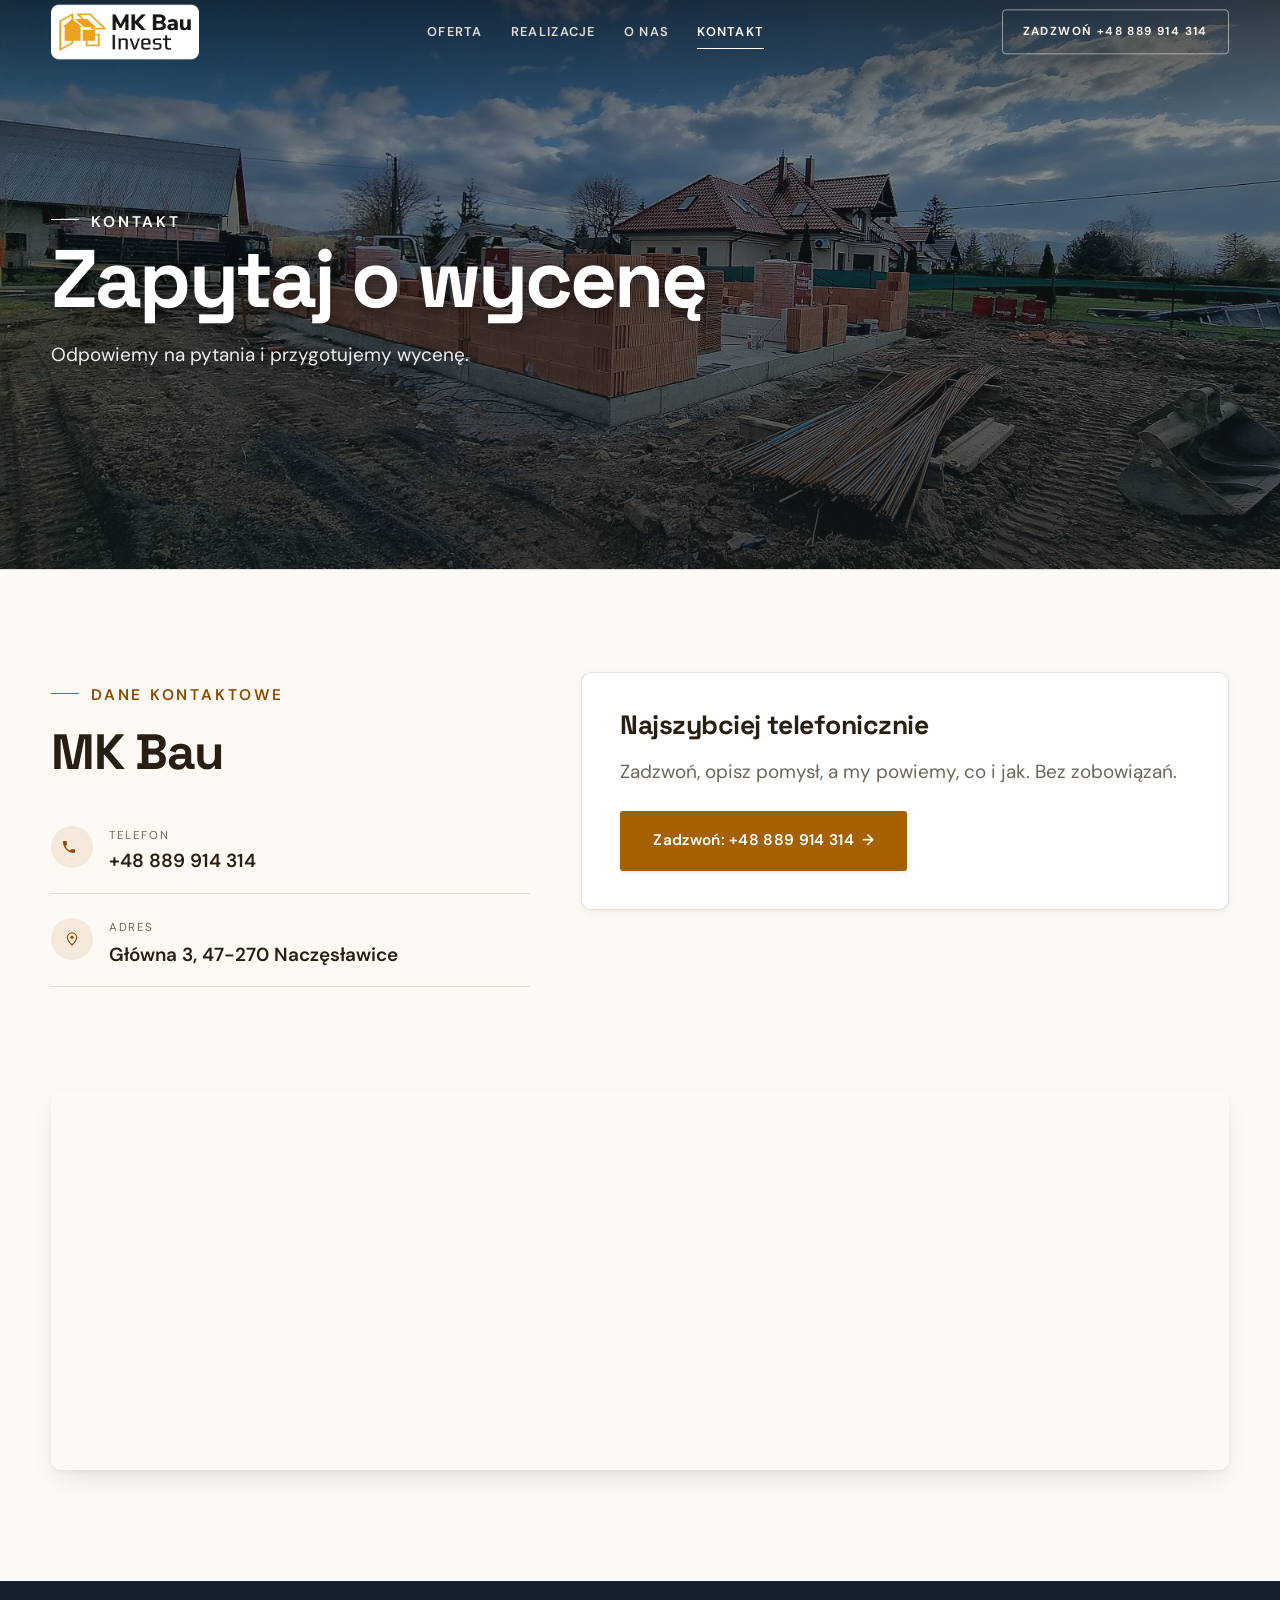
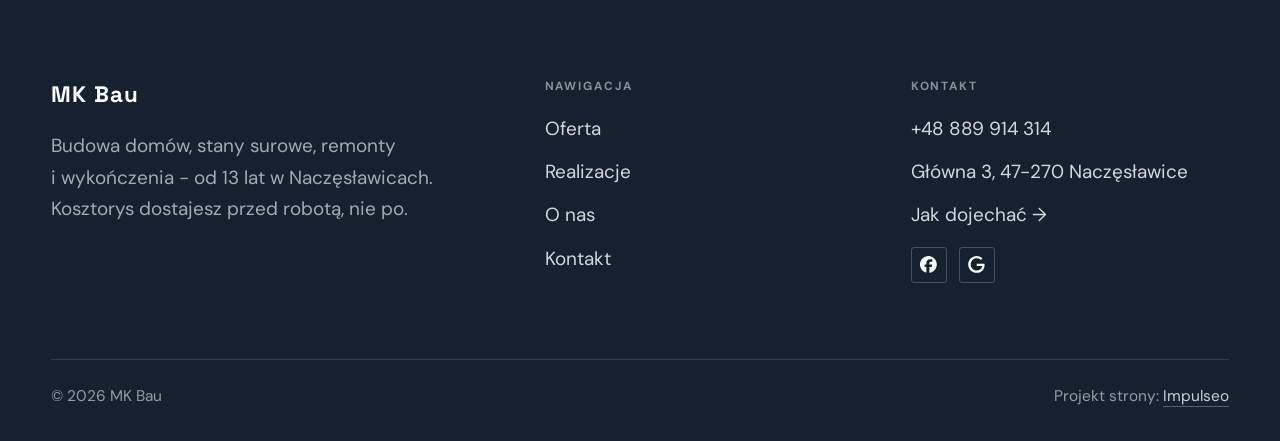
<file: kontakt.html>
<!DOCTYPE html>
<html lang="pl">
<head>
<meta charset="UTF-8">
<meta name="viewport" content="width=device-width, initial-scale=1.0">
<title>Kontakt - MK Bau</title>
<meta name="description" content="Kontakt MK Bau - Główna 3, 47-270 Naczęsławice">
<link rel="canonical" href="https://impulseo-pl.github.io/mk-bau-naczeslawice/kontakt.html">
<meta name="robots" content="noindex, nofollow">
<meta property="og:type" content="website">
<meta property="og:locale" content="pl_PL">
<meta property="og:site_name" content="MK Bau">
<meta property="og:title" content="Kontakt - MK Bau">
<meta property="og:description" content="Kontakt MK Bau - Główna 3, 47-270 Naczęsławice">
<meta property="og:url" content="https://impulseo-pl.github.io/mk-bau-naczeslawice/kontakt.html">
<meta property="og:image" content="https://impulseo-pl.github.io/mk-bau-naczeslawice/img/og.jpg">
<meta property="og:image:width" content="1200">
<meta property="og:image:height" content="630">
<meta name="twitter:card" content="summary_large_image">
<link rel="preconnect" href="https://fonts.googleapis.com">
<link rel="preconnect" href="https://fonts.gstatic.com" crossorigin>
<link href="https://fonts.googleapis.com/css2?family=Space+Grotesk:wght@500;600;700&family=DM+Sans:opsz,wght@9..40,400;9..40,500;9..40,600&display=swap" rel="stylesheet">
<link rel="stylesheet" href="assets/styles.css?v=7459530f">
</head>
<body>

<header class="nav">
  <div class="wrap nav-inner">
    <a class="brand brand-has-logo" href="index.html"><img class="brand-logo" src="img/logo.png" alt="MK Bau" width="778" height="338" decoding="async"></a>
    <nav class="nav-links">
      <a href="oferta.html">Oferta</a>
      <a href="realizacje.html">Realizacje</a>
      <a href="o-nas.html">O nas</a>
      <a href="kontakt.html" class="active" aria-current="page">Kontakt</a>
      <a href="tel:+48889914314" class="btn btn-accent">Zadzwoń +48 889 914 314</a>
    </nav>
    <button class="nav-toggle" aria-label="Menu"><span></span><span></span><span></span></button>
  </div>
</header>

<main>
<section class="pagehead">
  <img src="img/g7.jpg" alt="MK Bau - Zapytaj o wycenę" width="1600" height="721" decoding="async">
  <div class="wrap">
    <span class="eyebrow">Kontakt</span>
    <h1>Zapytaj o wycenę</h1>
    <p>Odpowiemy na pytania i przygotujemy wycenę.</p>
  </div>
</section>
<section>
  <div class="wrap contact-grid">
    <div class="reveal">
      <span class="eyebrow">Dane kontaktowe</span>
      <h2 style="margin:var(--space-4) 0 var(--space-6)">MK Bau</h2>
      <div class="info-list">
        <div class="info-row"><div class="ic"><svg class="ico-tel" width="16" height="16" viewBox="0 0 24 24" fill="none" aria-hidden="true"><path d="M6.6 10.8a15.5 15.5 0 0 0 6.6 6.6l2.2-2.2a1 1 0 0 1 1-.24 11.4 11.4 0 0 0 3.6.58 1 1 0 0 1 1 1V20a1 1 0 0 1-1 1A17 17 0 0 1 3 4a1 1 0 0 1 1-1h3.5a1 1 0 0 1 1 1c0 1.25.2 2.46.58 3.6a1 1 0 0 1-.25 1l-2.23 2.2Z" fill="currentColor"/></svg></div><div><div class="lbl">Telefon</div><a class="val" href="tel:+48889914314">+48 889 914 314</a></div></div>
        <div class="info-row"><div class="ic"><svg class="ico-pin" width="16" height="16" viewBox="0 0 24 24" fill="none" aria-hidden="true"><path d="M12 21s7-6.1 7-11.5A7 7 0 0 0 5 9.5C5 14.9 12 21 12 21Z" stroke="currentColor" stroke-width="1.6" fill="none"/><circle cx="12" cy="9.5" r="2.4" fill="currentColor"/></svg></div><div><div class="lbl">Adres</div><div class="val">Główna 3, 47-270 Naczęsławice</div></div></div>
      </div>
    </div>
    <div class="reveal">
      <div class="form">
        <h3 style="margin-bottom:var(--space-4)">Najszybciej telefonicznie</h3>
        <p class="muted" style="margin-bottom:var(--space-5)">Zadzwoń, opisz pomysł, a my powiemy, co i jak. Bez zobowiązań.</p>
        <a href="tel:+48889914314" class="btn btn-accent" style="justify-content:center">Zadzwoń: +48 889 914 314 <span class="arr">→</span></a>
      </div>
    </div>
  </div>
</section>
<section style="padding-top:0">
  <div class="wrap reveal">
    <iframe class="map" title="MK Bau - Naczęsławice" src="https://maps.google.com/maps?q=50.3114582%2C17.9461175&z=15&output=embed" loading="lazy" referrerpolicy="no-referrer-when-downgrade"></iframe>
  </div>
</section>
</main>

<footer>
  <div class="wrap">
    <div class="foot-grid">
      <div class="foot-brand">
        <div class="name">MK Bau</div>
        <p>Budowa domów, stany surowe, remonty i wykończenia - od 13 lat w Naczęsławicach. Kosztorys dostajesz przed robotą, nie po.</p>
      </div>
      <div class="foot-col">
        <h4>Nawigacja</h4>
        <a href="oferta.html">Oferta</a>
        <a href="realizacje.html">Realizacje</a>
        <a href="o-nas.html">O nas</a>
        <a href="kontakt.html">Kontakt</a>
      </div>
      <div class="foot-col">
        <h4>Kontakt</h4>
        <a href="tel:+48889914314">+48 889 914 314</a>
        <p>Główna 3, 47-270 Naczęsławice</p>
        <a href="https://www.google.com/maps?cid=11916828548307755184" target="_blank" rel="noopener">Jak dojechać →</a>
      <div class="foot-soc">
        <a class="soc" href="https://www.facebook.com/mkbau.kaminskimarcin.1/" target="_blank" rel="noopener" aria-label="Facebook - MK Bau"><svg viewBox="0 0 24 24" aria-hidden="true" focusable="false"><path d="M9.101 23.691v-7.98H6.627v-3.667h2.474v-1.58c0-4.085 1.848-5.978 5.858-5.978.401 0 .955.042 1.468.103a8.68 8.68 0 0 1 1.141.195v3.325a8.623 8.623 0 0 0-.653-.036 26.805 26.805 0 0 0-.733-.009c-.707 0-1.259.096-1.675.309a1.686 1.686 0 0 0-.679.622c-.258.42-.374.995-.374 1.752v1.297h3.919l-.386 2.103-.287 1.564h-3.246v8.245C19.396 23.238 24 18.179 24 12.044c0-6.627-5.373-12-12-12s-12 5.373-12 12c0 5.628 3.874 10.35 9.101 11.647Z" fill="currentColor"/></svg></a>
        <a class="soc" href="https://www.google.com/maps/place/MK+Bau/@50.3114582,17.9461175,17z/data=!4m6!3m5!1s0x47110b19f02d842d:0xa561146d371e20b0!8m2!3d50.3114582!4d17.9461175!16s%2Fg%2F11hbvs6dnq" target="_blank" rel="noopener" aria-label="Google - MK Bau"><svg viewBox="0 0 24 24" aria-hidden="true" focusable="false"><path d="M12.48 10.92v3.28h7.84c-.24 1.84-.853 3.187-1.787 4.133-1.147 1.147-2.933 2.4-6.053 2.4-4.827 0-8.6-3.893-8.6-8.72s3.773-8.72 8.6-8.72c2.6 0 4.507 1.027 5.907 2.347l2.307-2.307C18.747 1.44 16.133 0 12.48 0 5.867 0 .307 5.387.307 12s5.56 12 12.173 12c3.573 0 6.267-1.173 8.373-3.36 2.16-2.16 2.84-5.213 2.84-7.667 0-.76-.053-1.467-.173-2.053H12.48z" fill="currentColor"/></svg></a>
      </div>
      </div>
    </div>
    <div class="foot-bot">
      <span>© 2026 MK Bau</span>
      <span>Projekt strony: <a class="foot-credit" href="https://impulseo.pl" target="_blank" rel="noopener">Impulseo</a></span>
    </div>
  </div>
</footer>
<div class="sticky-call"><a class="sc-call" href="tel:+48889914314"><svg class="ico-tel" width="16" height="16" viewBox="0 0 24 24" fill="none" aria-hidden="true"><path d="M6.6 10.8a15.5 15.5 0 0 0 6.6 6.6l2.2-2.2a1 1 0 0 1 1-.24 11.4 11.4 0 0 0 3.6.58 1 1 0 0 1 1 1V20a1 1 0 0 1-1 1A17 17 0 0 1 3 4a1 1 0 0 1 1-1h3.5a1 1 0 0 1 1 1c0 1.25.2 2.46.58 3.6a1 1 0 0 1-.25 1l-2.23 2.2Z" fill="currentColor"/></svg> Zadzwoń</a><a class="sc-quote" href="kontakt.html">Zadzwoń po kosztorys</a></div>
<div class="demo-wazne" data-do="2026-10-01" data-cykl="3" hidden><svg class="dw-ico" width="13" height="13" viewBox="0 0 24 24" fill="none" aria-hidden="true"><circle cx="12" cy="12" r="8.6" stroke="currentColor" stroke-width="1.8"/><path d="M12 7.2V12l3.3 2" stroke="currentColor" stroke-width="1.8" stroke-linecap="round"/></svg><span class="dw-txt"></span></div>

<script src="assets/main.js"></script>
</body>
</html>
</file>
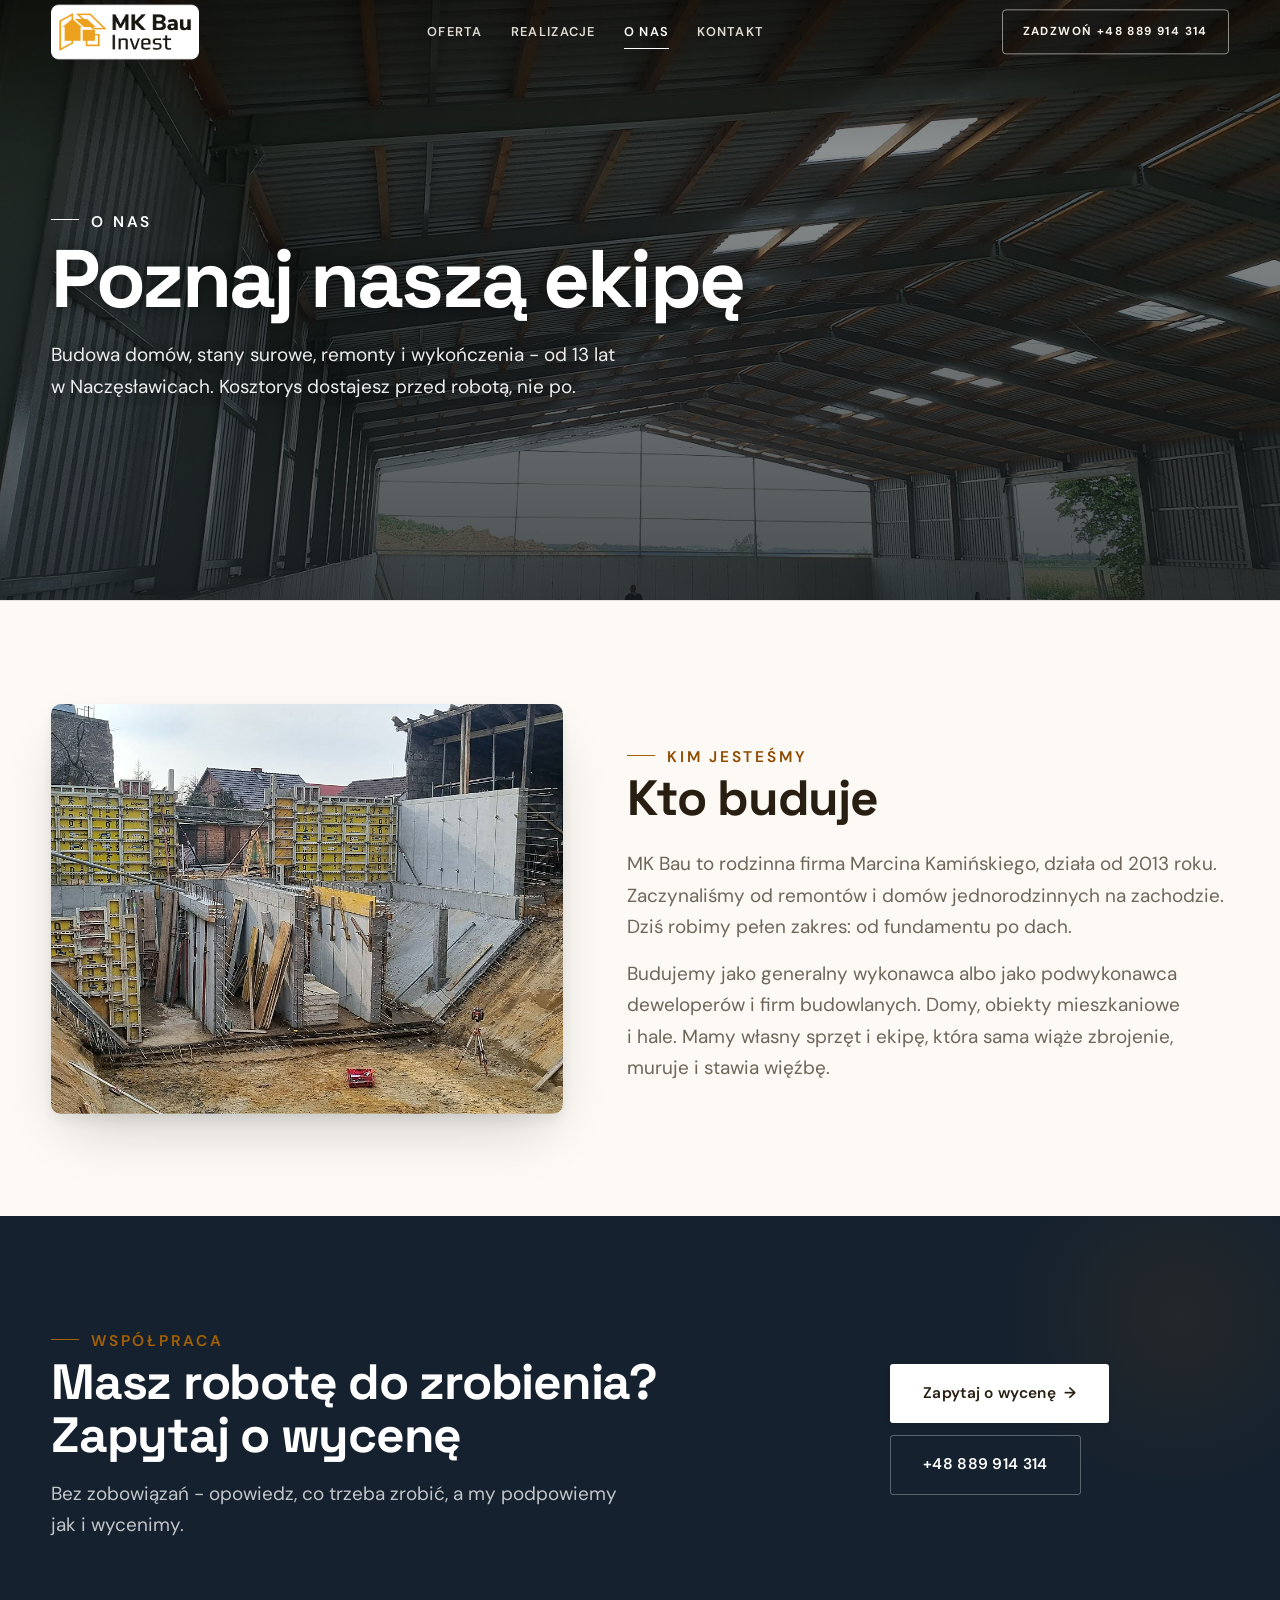
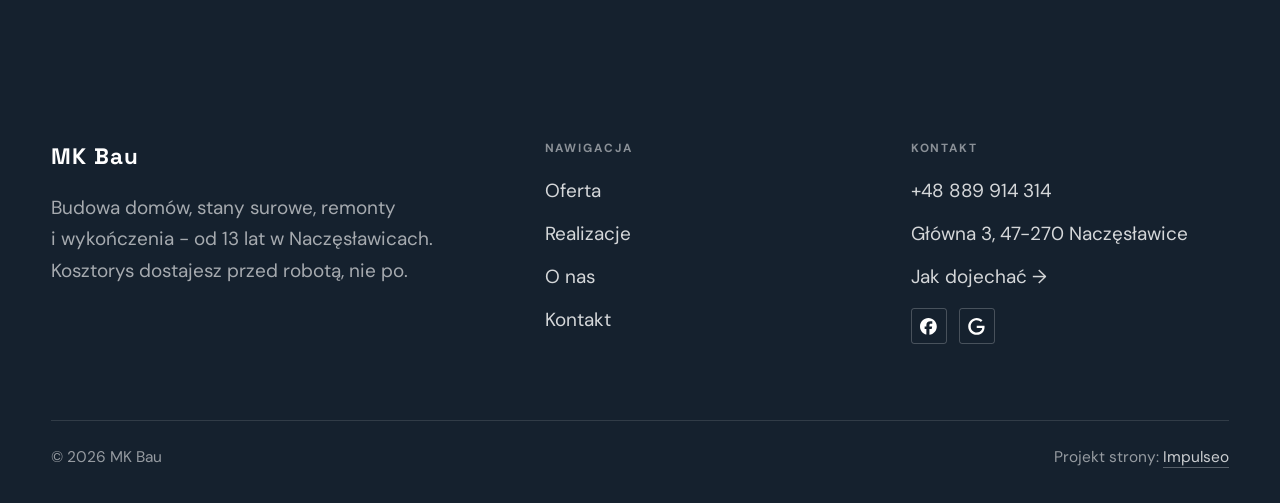
<file: o-nas.html>
<!DOCTYPE html>
<html lang="pl">
<head>
<meta charset="UTF-8">
<meta name="viewport" content="width=device-width, initial-scale=1.0">
<title>O nas - MK Bau</title>
<meta name="description" content="Firma budowlana w Naczęsławicach: budowa domów, stany surowe, remonty, wykończenia, elewacje. Kosztorys i termin na piśmie przed robotą. Zadzwoń: +48 889 914 314.">
<link rel="canonical" href="https://impulseo-pl.github.io/mk-bau-naczeslawice/o-nas.html">
<meta name="robots" content="noindex, nofollow">
<meta property="og:type" content="website">
<meta property="og:locale" content="pl_PL">
<meta property="og:site_name" content="MK Bau">
<meta property="og:title" content="O nas - MK Bau">
<meta property="og:description" content="Firma budowlana w Naczęsławicach: budowa domów, stany surowe, remonty, wykończenia, elewacje. Kosztorys i termin na piśmie przed robotą. Zadzwoń: +48 889 914 314.">
<meta property="og:url" content="https://impulseo-pl.github.io/mk-bau-naczeslawice/o-nas.html">
<meta property="og:image" content="https://impulseo-pl.github.io/mk-bau-naczeslawice/img/og.jpg">
<meta property="og:image:width" content="1200">
<meta property="og:image:height" content="630">
<meta name="twitter:card" content="summary_large_image">
<link rel="preconnect" href="https://fonts.googleapis.com">
<link rel="preconnect" href="https://fonts.gstatic.com" crossorigin>
<link href="https://fonts.googleapis.com/css2?family=Space+Grotesk:wght@500;600;700&family=DM+Sans:opsz,wght@9..40,400;9..40,500;9..40,600&display=swap" rel="stylesheet">
<link rel="stylesheet" href="assets/styles.css?v=7459530f">
</head>
<body>

<header class="nav">
  <div class="wrap nav-inner">
    <a class="brand brand-has-logo" href="index.html"><img class="brand-logo" src="img/logo.png" alt="MK Bau" width="778" height="338" decoding="async"></a>
    <nav class="nav-links">
      <a href="oferta.html">Oferta</a>
      <a href="realizacje.html">Realizacje</a>
      <a href="o-nas.html" class="active" aria-current="page">O nas</a>
      <a href="kontakt.html">Kontakt</a>
      <a href="tel:+48889914314" class="btn btn-accent">Zadzwoń +48 889 914 314</a>
    </nav>
    <button class="nav-toggle" aria-label="Menu"><span></span><span></span><span></span></button>
  </div>
</header>

<main>
<section class="pagehead">
  <img src="img/g5.jpg" alt="MK Bau - Poznaj naszą ekipę" width="1600" height="778" decoding="async">
  <div class="wrap">
    <span class="eyebrow">O nas</span>
    <h1>Poznaj naszą ekipę</h1>
    <p>Budowa domów, stany surowe, remonty i wykończenia - od 13 lat w Naczęsławicach. Kosztorys dostajesz przed robotą, nie po.</p>
  </div>
</section>
<section>
  <div class="wrap split">
    <div class="split-art reveal"><img src="img/g6.jpg" alt="MK Bau" loading="lazy" width="1600" height="721" decoding="async"></div>
    <div class="split-copy reveal">
      <span class="eyebrow">Kim jesteśmy</span>
      <h2>Kto buduje</h2>
      <p class="muted">MK Bau to rodzinna firma Marcina Kamińskiego, działa od 2013 roku. Zaczynaliśmy od remontów i domów jednorodzinnych na zachodzie. Dziś robimy pełen zakres: od fundamentu po dach.</p>
      <p class="muted">Budujemy jako generalny wykonawca albo jako podwykonawca deweloperów i firm budowlanych. Domy, obiekty mieszkaniowe i hale. Mamy własny sprzęt i ekipę, która sama wiąże zbrojenie, muruje i stawia więźbę.</p>
    </div>
  </div>
</section>


<section class="cta">
  <div class="wrap">
    <div class="reveal">
      <span class="eyebrow">Współpraca</span>
      <h2>Masz robotę do zrobienia? Zapytaj o wycenę</h2>
      <p>Bez zobowiązań - opowiedz, co trzeba zrobić, a my podpowiemy jak i wycenimy.</p>
    </div>
    <div class="cta-actions reveal">
      <a href="kontakt.html" class="btn btn-light">Zapytaj o wycenę <span class="arr">→</span></a>
      <a href="tel:+48889914314" class="btn btn-ghost btn-ghost-cta">+48 889 914 314</a>
    </div>
  </div>
</section>
</main>

<footer>
  <div class="wrap">
    <div class="foot-grid">
      <div class="foot-brand">
        <div class="name">MK Bau</div>
        <p>Budowa domów, stany surowe, remonty i wykończenia - od 13 lat w Naczęsławicach. Kosztorys dostajesz przed robotą, nie po.</p>
      </div>
      <div class="foot-col">
        <h4>Nawigacja</h4>
        <a href="oferta.html">Oferta</a>
        <a href="realizacje.html">Realizacje</a>
        <a href="o-nas.html">O nas</a>
        <a href="kontakt.html">Kontakt</a>
      </div>
      <div class="foot-col">
        <h4>Kontakt</h4>
        <a href="tel:+48889914314">+48 889 914 314</a>
        <p>Główna 3, 47-270 Naczęsławice</p>
        <a href="https://www.google.com/maps?cid=11916828548307755184" target="_blank" rel="noopener">Jak dojechać →</a>
      <div class="foot-soc">
        <a class="soc" href="https://www.facebook.com/mkbau.kaminskimarcin.1/" target="_blank" rel="noopener" aria-label="Facebook - MK Bau"><svg viewBox="0 0 24 24" aria-hidden="true" focusable="false"><path d="M9.101 23.691v-7.98H6.627v-3.667h2.474v-1.58c0-4.085 1.848-5.978 5.858-5.978.401 0 .955.042 1.468.103a8.68 8.68 0 0 1 1.141.195v3.325a8.623 8.623 0 0 0-.653-.036 26.805 26.805 0 0 0-.733-.009c-.707 0-1.259.096-1.675.309a1.686 1.686 0 0 0-.679.622c-.258.42-.374.995-.374 1.752v1.297h3.919l-.386 2.103-.287 1.564h-3.246v8.245C19.396 23.238 24 18.179 24 12.044c0-6.627-5.373-12-12-12s-12 5.373-12 12c0 5.628 3.874 10.35 9.101 11.647Z" fill="currentColor"/></svg></a>
        <a class="soc" href="https://www.google.com/maps/place/MK+Bau/@50.3114582,17.9461175,17z/data=!4m6!3m5!1s0x47110b19f02d842d:0xa561146d371e20b0!8m2!3d50.3114582!4d17.9461175!16s%2Fg%2F11hbvs6dnq" target="_blank" rel="noopener" aria-label="Google - MK Bau"><svg viewBox="0 0 24 24" aria-hidden="true" focusable="false"><path d="M12.48 10.92v3.28h7.84c-.24 1.84-.853 3.187-1.787 4.133-1.147 1.147-2.933 2.4-6.053 2.4-4.827 0-8.6-3.893-8.6-8.72s3.773-8.72 8.6-8.72c2.6 0 4.507 1.027 5.907 2.347l2.307-2.307C18.747 1.44 16.133 0 12.48 0 5.867 0 .307 5.387.307 12s5.56 12 12.173 12c3.573 0 6.267-1.173 8.373-3.36 2.16-2.16 2.84-5.213 2.84-7.667 0-.76-.053-1.467-.173-2.053H12.48z" fill="currentColor"/></svg></a>
      </div>
      </div>
    </div>
    <div class="foot-bot">
      <span>© 2026 MK Bau</span>
      <span>Projekt strony: <a class="foot-credit" href="https://impulseo.pl" target="_blank" rel="noopener">Impulseo</a></span>
    </div>
  </div>
</footer>
<div class="sticky-call"><a class="sc-call" href="tel:+48889914314"><svg class="ico-tel" width="16" height="16" viewBox="0 0 24 24" fill="none" aria-hidden="true"><path d="M6.6 10.8a15.5 15.5 0 0 0 6.6 6.6l2.2-2.2a1 1 0 0 1 1-.24 11.4 11.4 0 0 0 3.6.58 1 1 0 0 1 1 1V20a1 1 0 0 1-1 1A17 17 0 0 1 3 4a1 1 0 0 1 1-1h3.5a1 1 0 0 1 1 1c0 1.25.2 2.46.58 3.6a1 1 0 0 1-.25 1l-2.23 2.2Z" fill="currentColor"/></svg> Zadzwoń</a><a class="sc-quote" href="kontakt.html">Zadzwoń po kosztorys</a></div>
<div class="demo-wazne" data-do="2026-10-01" data-cykl="3" hidden><svg class="dw-ico" width="13" height="13" viewBox="0 0 24 24" fill="none" aria-hidden="true"><circle cx="12" cy="12" r="8.6" stroke="currentColor" stroke-width="1.8"/><path d="M12 7.2V12l3.3 2" stroke="currentColor" stroke-width="1.8" stroke-linecap="round"/></svg><span class="dw-txt"></span></div>

<script src="assets/main.js"></script>
</body>
</html>
</file>
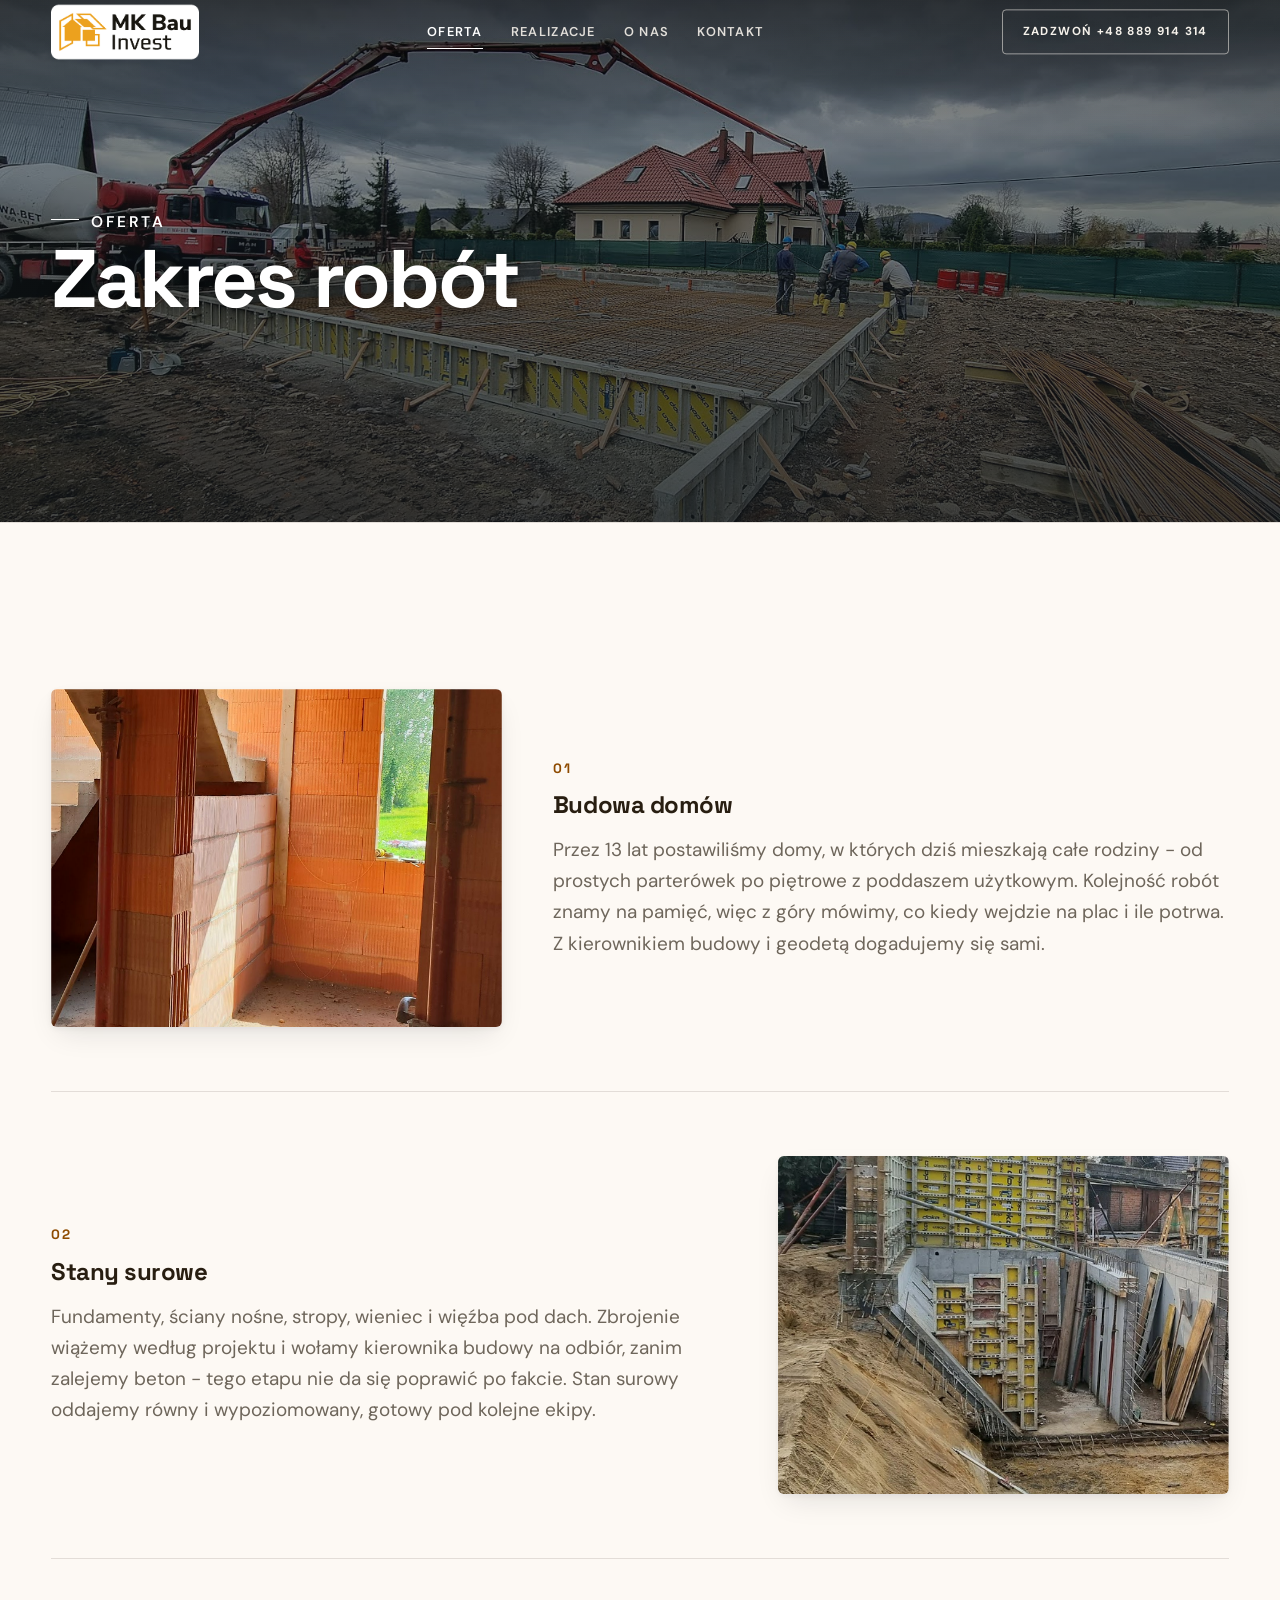
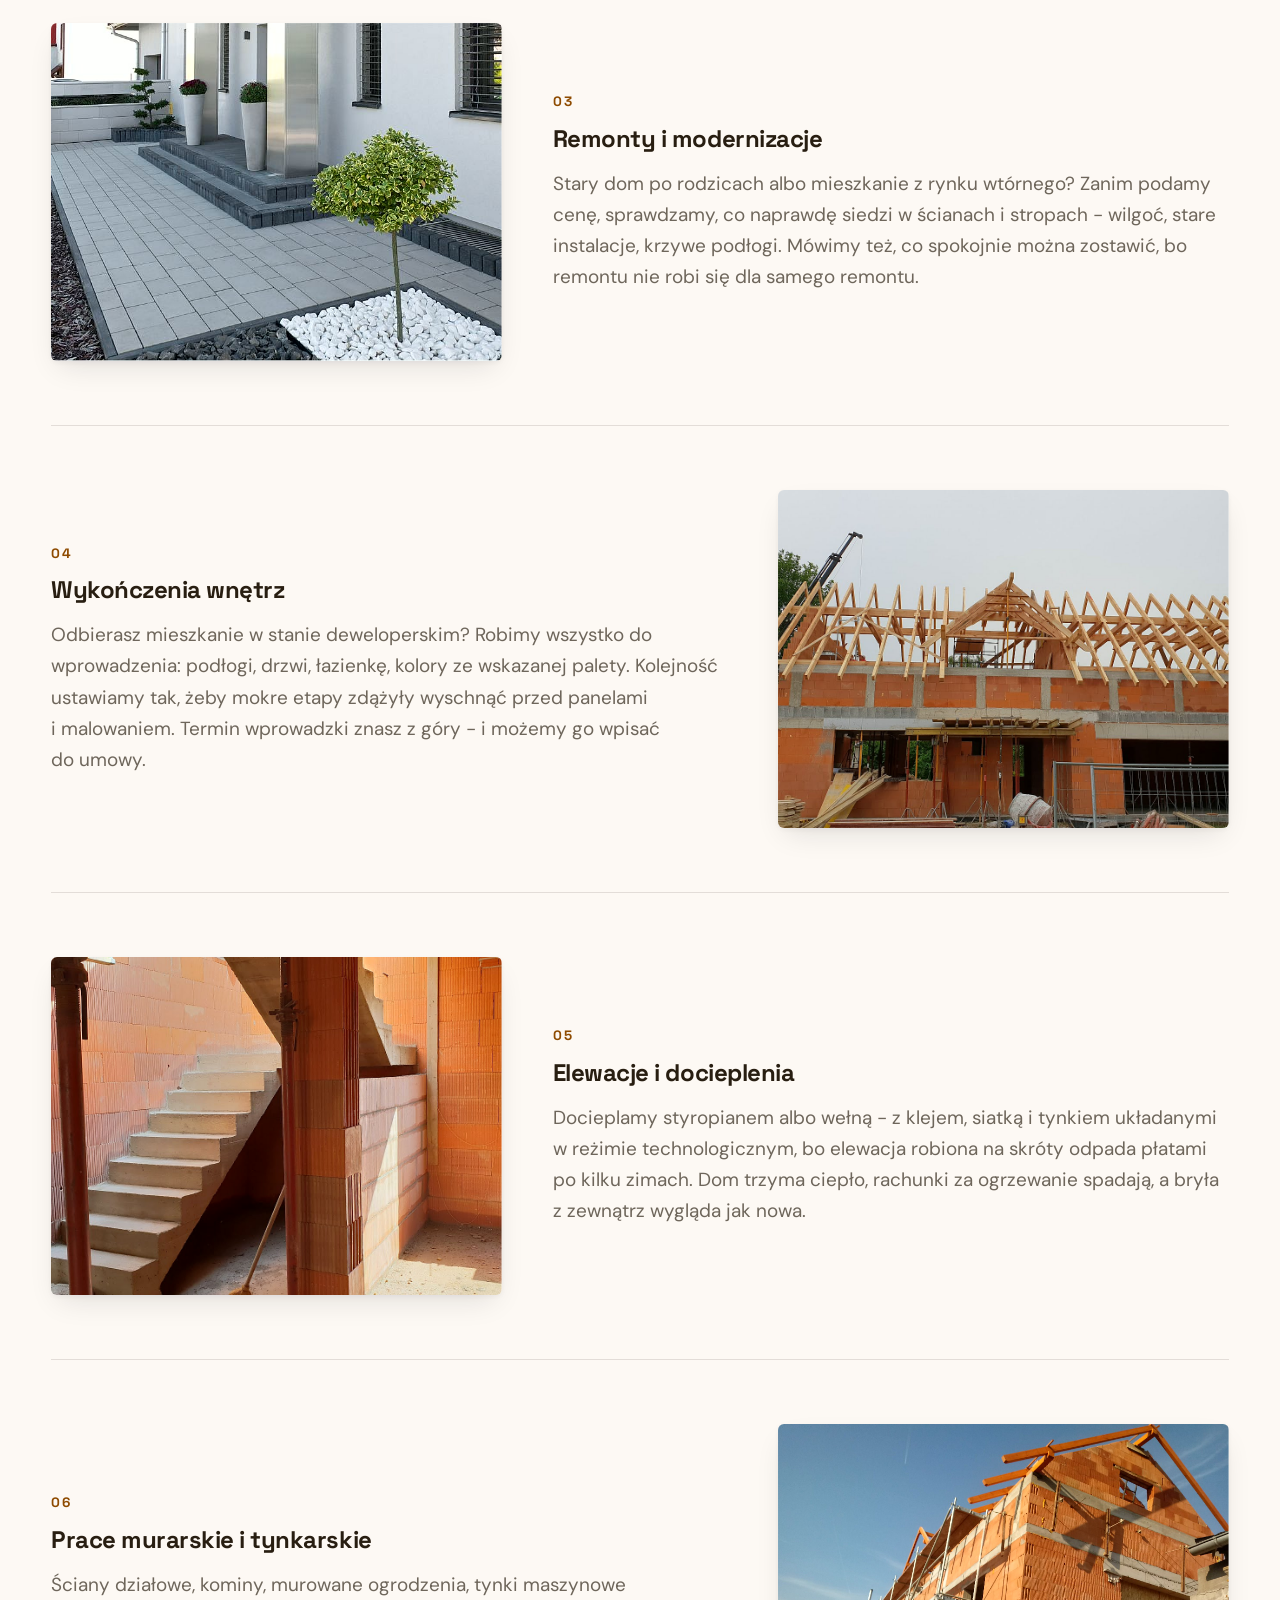
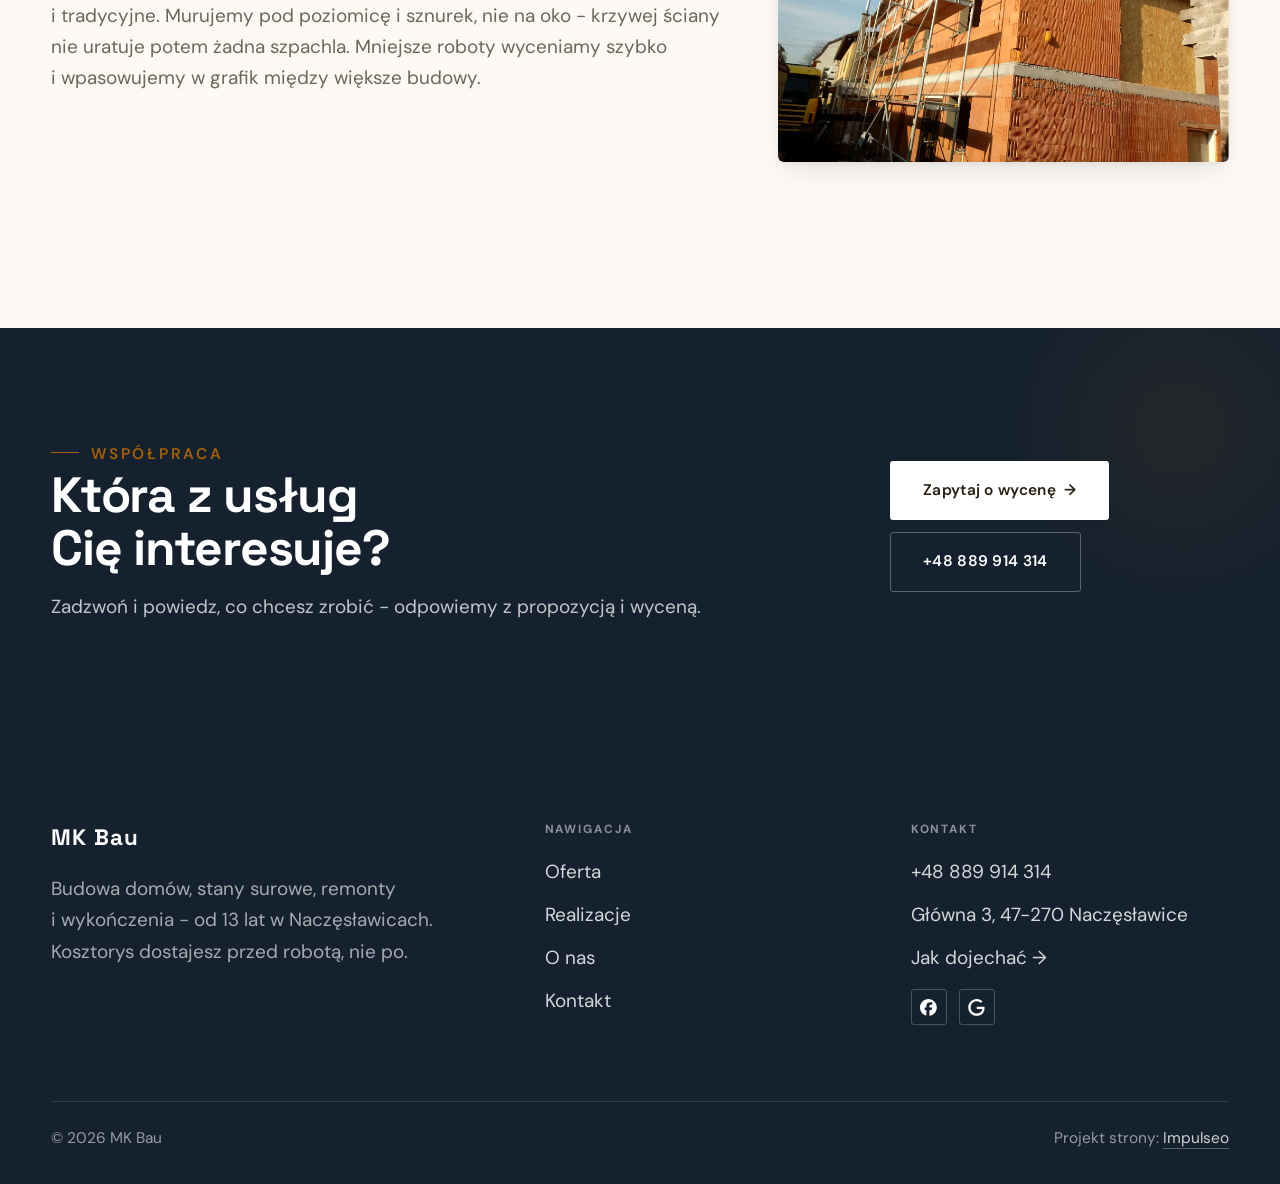
<file: oferta.html>
<!DOCTYPE html>
<html lang="pl">
<head>
<meta charset="UTF-8">
<meta name="viewport" content="width=device-width, initial-scale=1.0">
<title>Oferta - MK Bau</title>
<meta name="description" content="Firma budowlana w Naczęsławicach: budowa domów, stany surowe, remonty, wykończenia, elewacje. Kosztorys i termin na piśmie przed robotą. Zadzwoń: +48 889 914 314.">
<link rel="canonical" href="https://impulseo-pl.github.io/mk-bau-naczeslawice/oferta.html">
<meta name="robots" content="noindex, nofollow">
<meta property="og:type" content="website">
<meta property="og:locale" content="pl_PL">
<meta property="og:site_name" content="MK Bau">
<meta property="og:title" content="Oferta - MK Bau">
<meta property="og:description" content="Firma budowlana w Naczęsławicach: budowa domów, stany surowe, remonty, wykończenia, elewacje. Kosztorys i termin na piśmie przed robotą. Zadzwoń: +48 889 914 314.">
<meta property="og:url" content="https://impulseo-pl.github.io/mk-bau-naczeslawice/oferta.html">
<meta property="og:image" content="https://impulseo-pl.github.io/mk-bau-naczeslawice/img/og.jpg">
<meta property="og:image:width" content="1200">
<meta property="og:image:height" content="630">
<meta name="twitter:card" content="summary_large_image">
<link rel="preconnect" href="https://fonts.googleapis.com">
<link rel="preconnect" href="https://fonts.gstatic.com" crossorigin>
<link href="https://fonts.googleapis.com/css2?family=Space+Grotesk:wght@500;600;700&family=DM+Sans:opsz,wght@9..40,400;9..40,500;9..40,600&display=swap" rel="stylesheet">
<link rel="stylesheet" href="assets/styles.css?v=7459530f">
</head>
<body>

<header class="nav">
  <div class="wrap nav-inner">
    <a class="brand brand-has-logo" href="index.html"><img class="brand-logo" src="img/logo.png" alt="MK Bau" width="778" height="338" decoding="async"></a>
    <nav class="nav-links">
      <a href="oferta.html" class="active" aria-current="page">Oferta</a>
      <a href="realizacje.html">Realizacje</a>
      <a href="o-nas.html">O nas</a>
      <a href="kontakt.html">Kontakt</a>
      <a href="tel:+48889914314" class="btn btn-accent">Zadzwoń +48 889 914 314</a>
    </nav>
    <button class="nav-toggle" aria-label="Menu"><span></span><span></span><span></span></button>
  </div>
</header>

<main>
<section class="pagehead">
  <img src="img/g4.jpg" alt="MK Bau - Zakres robót" width="1600" height="721" decoding="async">
  <div class="wrap">
    <span class="eyebrow">Oferta</span>
    <h1>Zakres robót</h1>
  </div>
</section>
<section>
  <div class="wrap">
    <div class="svc-row reveal">
      <div class="svc-row-art"><img src="img/g13.jpg" alt="Budowa domów" loading="lazy" width="1510" height="1286" decoding="async"></div>
      <div>
        <span class="num">01</span>
        <h3>Budowa domów</h3>
        <p class="muted">Przez 13 lat postawiliśmy domy, w których dziś mieszkają całe rodziny - od prostych parterówek po piętrowe z poddaszem użytkowym. Kolejność robót znamy na pamięć, więc z góry mówimy, co kiedy wejdzie na plac i ile potrwa. Z kierownikiem budowy i geodetą dogadujemy się sami.</p>
      </div>
    </div>
    <div class="svc-row rev reveal">
      <div class="svc-row-art"><img src="img/g14.jpg" alt="Stany surowe" loading="lazy" width="1532" height="930" decoding="async"></div>
      <div>
        <span class="num">02</span>
        <h3>Stany surowe</h3>
        <p class="muted">Fundamenty, ściany nośne, stropy, wieniec i więźba pod dach. Zbrojenie wiążemy według projektu i wołamy kierownika budowy na odbiór, zanim zalejemy beton - tego etapu nie da się poprawić po fakcie. Stan surowy oddajemy równy i wypoziomowany, gotowy pod kolejne ekipy.</p>
      </div>
    </div>
    <div class="svc-row reveal">
      <div class="svc-row-art"><img src="img/about.jpg" alt="Remonty i modernizacje" loading="lazy" width="801" height="533" decoding="async"></div>
      <div>
        <span class="num">03</span>
        <h3>Remonty i modernizacje</h3>
        <p class="muted">Stary dom po rodzicach albo mieszkanie z rynku wtórnego? Zanim podamy cenę, sprawdzamy, co naprawdę siedzi w ścianach i stropach - wilgoć, stare instalacje, krzywe podłogi. Mówimy też, co spokojnie można zostawić, bo remontu nie robi się dla samego remontu.</p>
      </div>
    </div>
    <div class="svc-row rev reveal">
      <div class="svc-row-art"><img src="img/g1.jpg" alt="Wykończenia wnętrz" loading="lazy" width="1600" height="778" decoding="async"></div>
      <div>
        <span class="num">04</span>
        <h3>Wykończenia wnętrz</h3>
        <p class="muted">Odbierasz mieszkanie w stanie deweloperskim? Robimy wszystko do wprowadzenia: podłogi, drzwi, łazienkę, kolory ze wskazanej palety. Kolejność ustawiamy tak, żeby mokre etapy zdążyły wyschnąć przed panelami i malowaniem. Termin wprowadzki znasz z góry - i możemy go wpisać do umowy.</p>
      </div>
    </div>
    <div class="svc-row reveal">
      <div class="svc-row-art"><img src="img/g2.jpg" alt="Elewacje i docieplenia" loading="lazy" width="1600" height="778" decoding="async"></div>
      <div>
        <span class="num">05</span>
        <h3>Elewacje i docieplenia</h3>
        <p class="muted">Docieplamy styropianem albo wełną - z klejem, siatką i tynkiem układanymi w reżimie technologicznym, bo elewacja robiona na skróty odpada płatami po kilku zimach. Dom trzyma ciepło, rachunki za ogrzewanie spadają, a bryła z zewnątrz wygląda jak nowa.</p>
      </div>
    </div>
    <div class="svc-row rev reveal">
      <div class="svc-row-art"><img src="img/g3.jpg" alt="Prace murarskie i tynkarskie" loading="lazy" width="1707" height="1280" decoding="async"></div>
      <div>
        <span class="num">06</span>
        <h3>Prace murarskie i tynkarskie</h3>
        <p class="muted">Ściany działowe, kominy, murowane ogrodzenia, tynki maszynowe i tradycyjne. Murujemy pod poziomicę i sznurek, nie na oko - krzywej ściany nie uratuje potem żadna szpachla. Mniejsze roboty wyceniamy szybko i wpasowujemy w grafik między większe budowy.</p>
      </div>
    </div>
  </div>
</section>

<section class="cta">
  <div class="wrap">
    <div class="reveal">
      <span class="eyebrow">Współpraca</span>
      <h2>Która z usług Cię interesuje?</h2>
      <p>Zadzwoń i powiedz, co chcesz zrobić - odpowiemy z propozycją i wyceną.</p>
    </div>
    <div class="cta-actions reveal">
      <a href="kontakt.html" class="btn btn-light">Zapytaj o wycenę <span class="arr">→</span></a>
      <a href="tel:+48889914314" class="btn btn-ghost btn-ghost-cta">+48 889 914 314</a>
    </div>
  </div>
</section>
</main>

<footer>
  <div class="wrap">
    <div class="foot-grid">
      <div class="foot-brand">
        <div class="name">MK Bau</div>
        <p>Budowa domów, stany surowe, remonty i wykończenia - od 13 lat w Naczęsławicach. Kosztorys dostajesz przed robotą, nie po.</p>
      </div>
      <div class="foot-col">
        <h4>Nawigacja</h4>
        <a href="oferta.html">Oferta</a>
        <a href="realizacje.html">Realizacje</a>
        <a href="o-nas.html">O nas</a>
        <a href="kontakt.html">Kontakt</a>
      </div>
      <div class="foot-col">
        <h4>Kontakt</h4>
        <a href="tel:+48889914314">+48 889 914 314</a>
        <p>Główna 3, 47-270 Naczęsławice</p>
        <a href="https://www.google.com/maps?cid=11916828548307755184" target="_blank" rel="noopener">Jak dojechać →</a>
      <div class="foot-soc">
        <a class="soc" href="https://www.facebook.com/mkbau.kaminskimarcin.1/" target="_blank" rel="noopener" aria-label="Facebook - MK Bau"><svg viewBox="0 0 24 24" aria-hidden="true" focusable="false"><path d="M9.101 23.691v-7.98H6.627v-3.667h2.474v-1.58c0-4.085 1.848-5.978 5.858-5.978.401 0 .955.042 1.468.103a8.68 8.68 0 0 1 1.141.195v3.325a8.623 8.623 0 0 0-.653-.036 26.805 26.805 0 0 0-.733-.009c-.707 0-1.259.096-1.675.309a1.686 1.686 0 0 0-.679.622c-.258.42-.374.995-.374 1.752v1.297h3.919l-.386 2.103-.287 1.564h-3.246v8.245C19.396 23.238 24 18.179 24 12.044c0-6.627-5.373-12-12-12s-12 5.373-12 12c0 5.628 3.874 10.35 9.101 11.647Z" fill="currentColor"/></svg></a>
        <a class="soc" href="https://www.google.com/maps/place/MK+Bau/@50.3114582,17.9461175,17z/data=!4m6!3m5!1s0x47110b19f02d842d:0xa561146d371e20b0!8m2!3d50.3114582!4d17.9461175!16s%2Fg%2F11hbvs6dnq" target="_blank" rel="noopener" aria-label="Google - MK Bau"><svg viewBox="0 0 24 24" aria-hidden="true" focusable="false"><path d="M12.48 10.92v3.28h7.84c-.24 1.84-.853 3.187-1.787 4.133-1.147 1.147-2.933 2.4-6.053 2.4-4.827 0-8.6-3.893-8.6-8.72s3.773-8.72 8.6-8.72c2.6 0 4.507 1.027 5.907 2.347l2.307-2.307C18.747 1.44 16.133 0 12.48 0 5.867 0 .307 5.387.307 12s5.56 12 12.173 12c3.573 0 6.267-1.173 8.373-3.36 2.16-2.16 2.84-5.213 2.84-7.667 0-.76-.053-1.467-.173-2.053H12.48z" fill="currentColor"/></svg></a>
      </div>
      </div>
    </div>
    <div class="foot-bot">
      <span>© 2026 MK Bau</span>
      <span>Projekt strony: <a class="foot-credit" href="https://impulseo.pl" target="_blank" rel="noopener">Impulseo</a></span>
    </div>
  </div>
</footer>
<div class="sticky-call"><a class="sc-call" href="tel:+48889914314"><svg class="ico-tel" width="16" height="16" viewBox="0 0 24 24" fill="none" aria-hidden="true"><path d="M6.6 10.8a15.5 15.5 0 0 0 6.6 6.6l2.2-2.2a1 1 0 0 1 1-.24 11.4 11.4 0 0 0 3.6.58 1 1 0 0 1 1 1V20a1 1 0 0 1-1 1A17 17 0 0 1 3 4a1 1 0 0 1 1-1h3.5a1 1 0 0 1 1 1c0 1.25.2 2.46.58 3.6a1 1 0 0 1-.25 1l-2.23 2.2Z" fill="currentColor"/></svg> Zadzwoń</a><a class="sc-quote" href="kontakt.html">Zadzwoń po kosztorys</a></div>
<div class="demo-wazne" data-do="2026-10-01" data-cykl="3" hidden><svg class="dw-ico" width="13" height="13" viewBox="0 0 24 24" fill="none" aria-hidden="true"><circle cx="12" cy="12" r="8.6" stroke="currentColor" stroke-width="1.8"/><path d="M12 7.2V12l3.3 2" stroke="currentColor" stroke-width="1.8" stroke-linecap="round"/></svg><span class="dw-txt"></span></div>

<script src="assets/main.js"></script>
</body>
</html>
</file>
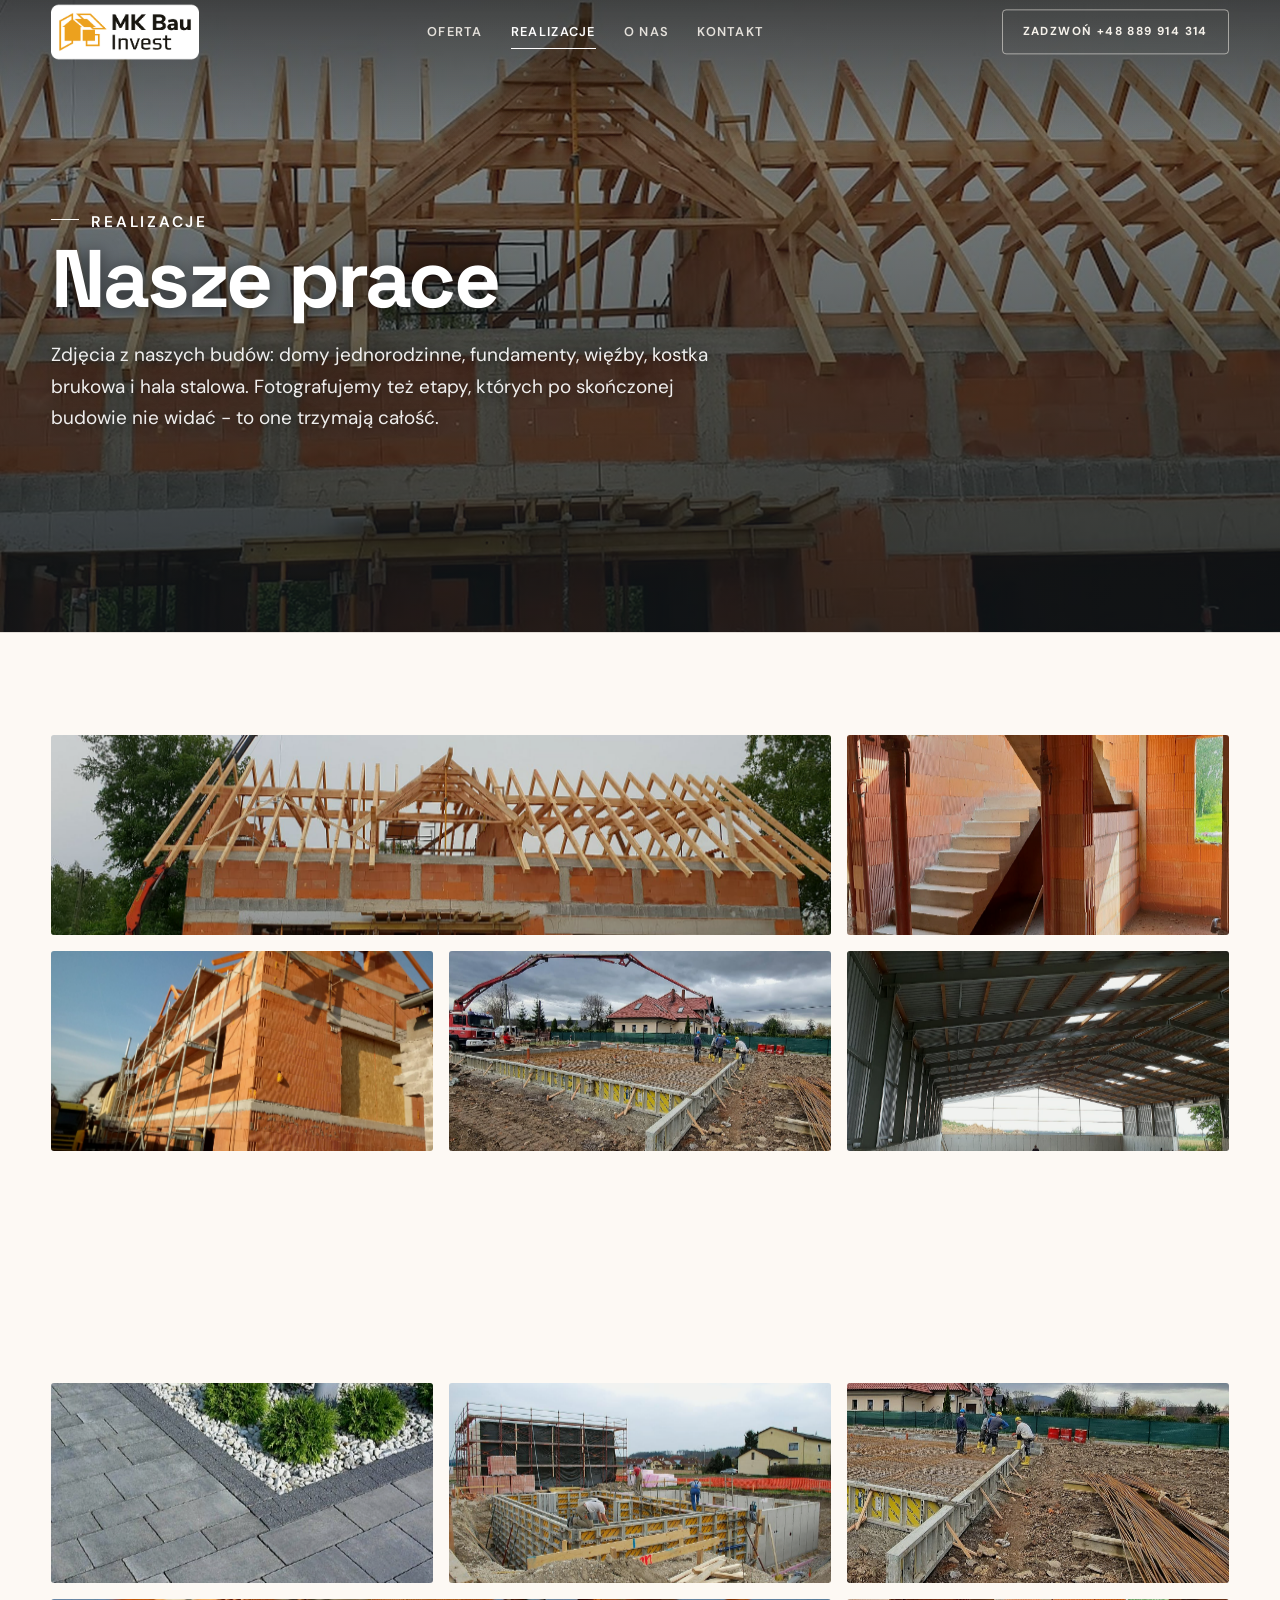
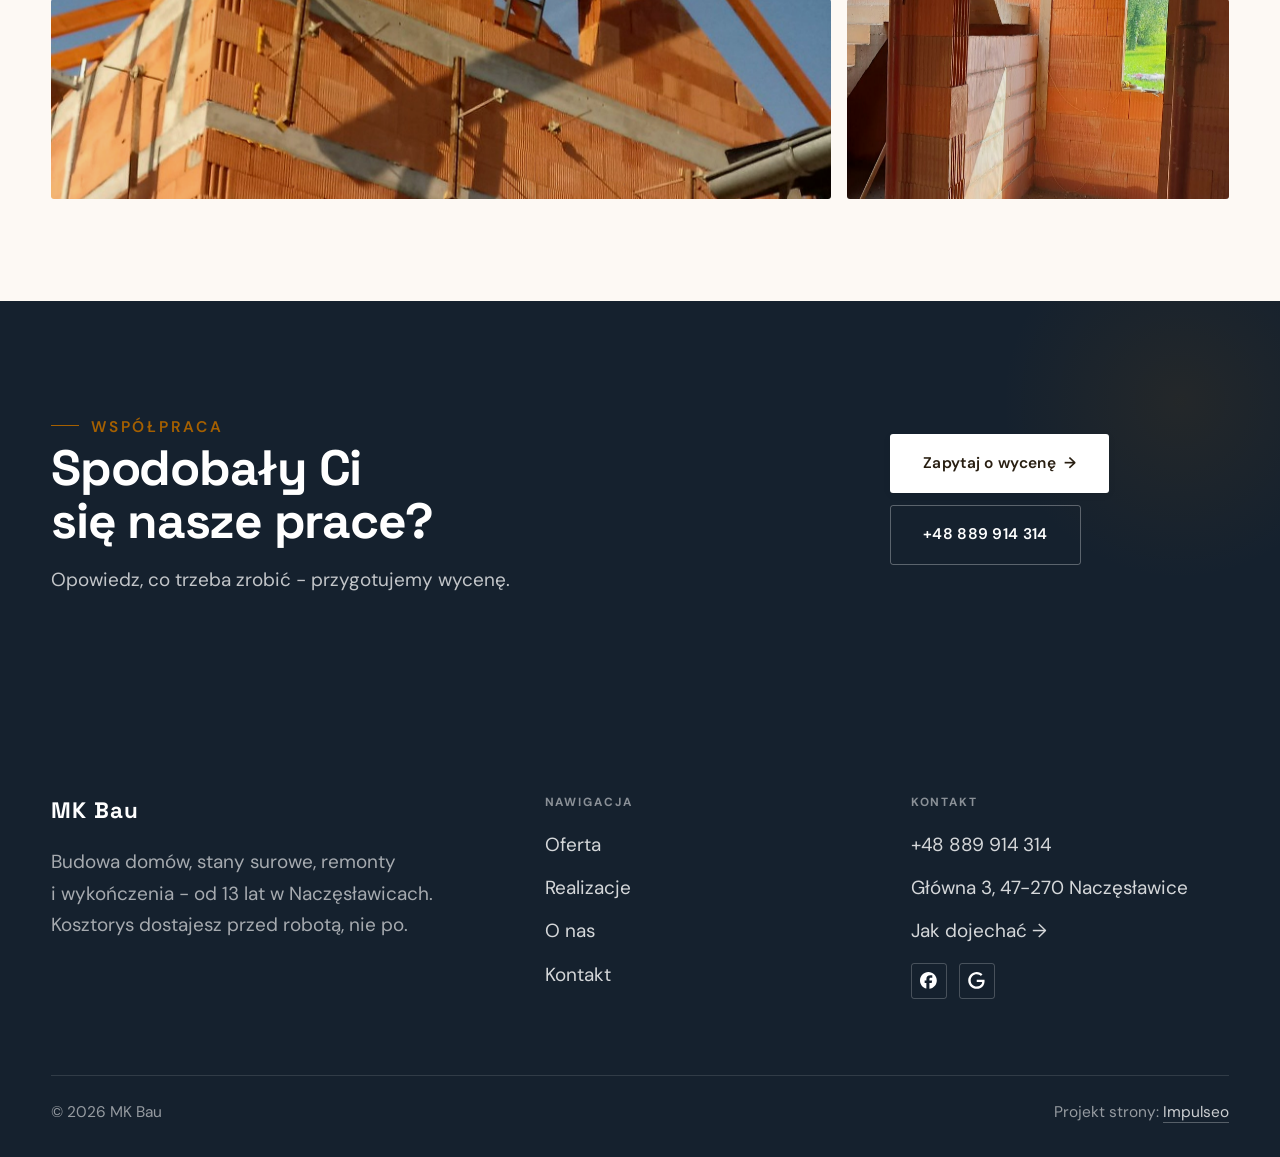
<file: realizacje.html>
<!DOCTYPE html>
<html lang="pl">
<head>
<meta charset="UTF-8">
<meta name="viewport" content="width=device-width, initial-scale=1.0">
<title>Realizacje - MK Bau</title>
<meta name="description" content="Realizacje MK Bau: Fundamenty i zbrojenie, Stan surowy, Więźba i dach, Wykończenie wnętrza, Elewacja i docieplenie">
<link rel="canonical" href="https://impulseo-pl.github.io/mk-bau-naczeslawice/realizacje.html">
<meta name="robots" content="noindex, nofollow">
<meta property="og:type" content="website">
<meta property="og:locale" content="pl_PL">
<meta property="og:site_name" content="MK Bau">
<meta property="og:title" content="Realizacje - MK Bau">
<meta property="og:description" content="Realizacje MK Bau: Fundamenty i zbrojenie, Stan surowy, Więźba i dach, Wykończenie wnętrza, Elewacja i docieplenie">
<meta property="og:url" content="https://impulseo-pl.github.io/mk-bau-naczeslawice/realizacje.html">
<meta property="og:image" content="https://impulseo-pl.github.io/mk-bau-naczeslawice/img/og.jpg">
<meta property="og:image:width" content="1200">
<meta property="og:image:height" content="630">
<meta name="twitter:card" content="summary_large_image">
<link rel="preconnect" href="https://fonts.googleapis.com">
<link rel="preconnect" href="https://fonts.gstatic.com" crossorigin>
<link href="https://fonts.googleapis.com/css2?family=Space+Grotesk:wght@500;600;700&family=DM+Sans:opsz,wght@9..40,400;9..40,500;9..40,600&display=swap" rel="stylesheet">
<link rel="stylesheet" href="assets/styles.css?v=7459530f">
</head>
<body>

<header class="nav">
  <div class="wrap nav-inner">
    <a class="brand brand-has-logo" href="index.html"><img class="brand-logo" src="img/logo.png" alt="MK Bau" width="778" height="338" decoding="async"></a>
    <nav class="nav-links">
      <a href="oferta.html">Oferta</a>
      <a href="realizacje.html" class="active" aria-current="page">Realizacje</a>
      <a href="o-nas.html">O nas</a>
      <a href="kontakt.html">Kontakt</a>
      <a href="tel:+48889914314" class="btn btn-accent">Zadzwoń +48 889 914 314</a>
    </nav>
    <button class="nav-toggle" aria-label="Menu"><span></span><span></span><span></span></button>
  </div>
</header>

<main>
<section class="pagehead">
  <img src="img/g11.jpg" alt="MK Bau - Nasze prace" width="1548" height="836" decoding="async">
  <div class="wrap">
    <span class="eyebrow">Realizacje</span>
    <h1>Nasze prace</h1>
    <p>Zdjęcia z naszych budów: domy jednorodzinne, fundamenty, więźby, kostka brukowa i hala stalowa. Fotografujemy też etapy, których po skończonej budowie nie widać - to one trzymają całość.</p>
  </div>
</section>
<section>
  <div class="wrap">
    <div class="gallery">
      <div class="tile t-two3 reveal"><img src="img/g1.jpg" alt="MK Bau" loading="lazy" width="1600" height="778" decoding="async"></div>
      <div class="tile t-third reveal"><img src="img/g2.jpg" alt="MK Bau" loading="lazy" width="1600" height="778" decoding="async"></div>
      <div class="tile t-third reveal"><img src="img/g3.jpg" alt="MK Bau" loading="lazy" width="1707" height="1280" decoding="async"></div>
      <div class="tile t-third reveal"><img src="img/g4.jpg" alt="MK Bau" loading="lazy" width="1600" height="721" decoding="async"></div>
      <div class="tile t-third reveal"><img src="img/g5.jpg" alt="MK Bau" loading="lazy" width="1600" height="778" decoding="async"></div>
      <div class="tile t-third reveal"><img src="img/g6.jpg" alt="MK Bau" loading="lazy" width="1600" height="721" decoding="async"></div>
      <div class="tile t-two3 reveal"><img src="img/g7.jpg" alt="MK Bau" loading="lazy" width="1600" height="721" decoding="async"></div>
      <div class="tile t-third reveal"><img src="img/g8.jpg" alt="MK Bau" loading="lazy" width="540" height="405" decoding="async"></div>
      <div class="tile t-third reveal"><img src="img/g9.jpg" alt="MK Bau" loading="lazy" width="1280" height="760" decoding="async"></div>
      <div class="tile t-third reveal"><img src="img/g10.jpg" alt="MK Bau" loading="lazy" width="1600" height="890" decoding="async"></div>
      <div class="tile t-two3 reveal"><img src="img/g12.jpg" alt="MK Bau" loading="lazy" width="1600" height="1203" decoding="async"></div>
      <div class="tile t-third reveal"><img src="img/g13.jpg" alt="MK Bau" loading="lazy" width="1510" height="1286" decoding="async"></div>
    </div>
  </div>
</section>
<section class="cta">
  <div class="wrap">
    <div class="reveal">
      <span class="eyebrow">Współpraca</span>
      <h2>Spodobały Ci się nasze prace?</h2>
      <p>Opowiedz, co trzeba zrobić - przygotujemy wycenę.</p>
    </div>
    <div class="cta-actions reveal">
      <a href="kontakt.html" class="btn btn-light">Zapytaj o wycenę <span class="arr">→</span></a>
      <a href="tel:+48889914314" class="btn btn-ghost btn-ghost-cta">+48 889 914 314</a>
    </div>
  </div>
</section>
</main>

<footer>
  <div class="wrap">
    <div class="foot-grid">
      <div class="foot-brand">
        <div class="name">MK Bau</div>
        <p>Budowa domów, stany surowe, remonty i wykończenia - od 13 lat w Naczęsławicach. Kosztorys dostajesz przed robotą, nie po.</p>
      </div>
      <div class="foot-col">
        <h4>Nawigacja</h4>
        <a href="oferta.html">Oferta</a>
        <a href="realizacje.html">Realizacje</a>
        <a href="o-nas.html">O nas</a>
        <a href="kontakt.html">Kontakt</a>
      </div>
      <div class="foot-col">
        <h4>Kontakt</h4>
        <a href="tel:+48889914314">+48 889 914 314</a>
        <p>Główna 3, 47-270 Naczęsławice</p>
        <a href="https://www.google.com/maps?cid=11916828548307755184" target="_blank" rel="noopener">Jak dojechać →</a>
      <div class="foot-soc">
        <a class="soc" href="https://www.facebook.com/mkbau.kaminskimarcin.1/" target="_blank" rel="noopener" aria-label="Facebook - MK Bau"><svg viewBox="0 0 24 24" aria-hidden="true" focusable="false"><path d="M9.101 23.691v-7.98H6.627v-3.667h2.474v-1.58c0-4.085 1.848-5.978 5.858-5.978.401 0 .955.042 1.468.103a8.68 8.68 0 0 1 1.141.195v3.325a8.623 8.623 0 0 0-.653-.036 26.805 26.805 0 0 0-.733-.009c-.707 0-1.259.096-1.675.309a1.686 1.686 0 0 0-.679.622c-.258.42-.374.995-.374 1.752v1.297h3.919l-.386 2.103-.287 1.564h-3.246v8.245C19.396 23.238 24 18.179 24 12.044c0-6.627-5.373-12-12-12s-12 5.373-12 12c0 5.628 3.874 10.35 9.101 11.647Z" fill="currentColor"/></svg></a>
        <a class="soc" href="https://www.google.com/maps/place/MK+Bau/@50.3114582,17.9461175,17z/data=!4m6!3m5!1s0x47110b19f02d842d:0xa561146d371e20b0!8m2!3d50.3114582!4d17.9461175!16s%2Fg%2F11hbvs6dnq" target="_blank" rel="noopener" aria-label="Google - MK Bau"><svg viewBox="0 0 24 24" aria-hidden="true" focusable="false"><path d="M12.48 10.92v3.28h7.84c-.24 1.84-.853 3.187-1.787 4.133-1.147 1.147-2.933 2.4-6.053 2.4-4.827 0-8.6-3.893-8.6-8.72s3.773-8.72 8.6-8.72c2.6 0 4.507 1.027 5.907 2.347l2.307-2.307C18.747 1.44 16.133 0 12.48 0 5.867 0 .307 5.387.307 12s5.56 12 12.173 12c3.573 0 6.267-1.173 8.373-3.36 2.16-2.16 2.84-5.213 2.84-7.667 0-.76-.053-1.467-.173-2.053H12.48z" fill="currentColor"/></svg></a>
      </div>
      </div>
    </div>
    <div class="foot-bot">
      <span>© 2026 MK Bau</span>
      <span>Projekt strony: <a class="foot-credit" href="https://impulseo.pl" target="_blank" rel="noopener">Impulseo</a></span>
    </div>
  </div>
</footer>
<div class="sticky-call"><a class="sc-call" href="tel:+48889914314"><svg class="ico-tel" width="16" height="16" viewBox="0 0 24 24" fill="none" aria-hidden="true"><path d="M6.6 10.8a15.5 15.5 0 0 0 6.6 6.6l2.2-2.2a1 1 0 0 1 1-.24 11.4 11.4 0 0 0 3.6.58 1 1 0 0 1 1 1V20a1 1 0 0 1-1 1A17 17 0 0 1 3 4a1 1 0 0 1 1-1h3.5a1 1 0 0 1 1 1c0 1.25.2 2.46.58 3.6a1 1 0 0 1-.25 1l-2.23 2.2Z" fill="currentColor"/></svg> Zadzwoń</a><a class="sc-quote" href="kontakt.html">Zadzwoń po kosztorys</a></div>
<div class="demo-wazne" data-do="2026-10-01" data-cykl="3" hidden><svg class="dw-ico" width="13" height="13" viewBox="0 0 24 24" fill="none" aria-hidden="true"><circle cx="12" cy="12" r="8.6" stroke="currentColor" stroke-width="1.8"/><path d="M12 7.2V12l3.3 2" stroke="currentColor" stroke-width="1.8" stroke-linecap="round"/></svg><span class="dw-txt"></span></div>

<script src="assets/main.js"></script>
</body>
</html>
</file>
<file: assets/styles.css>
/* ============================================================
   STOLBASZ — premium, architektoniczny B2B fit-out
   Jasna paleta, zero brązu. System wg premium-web-craft.
   Projekt strony: Impulseo (impulseo.pl)
   ============================================================ */

:root{
  /* PALETA — jasna, architektoniczna, chłodna */
  --paper:#F4F6F8;          /* główne tło */
  --paper-2:#E7EBEF;        /* sekcje alternatywne (chłodny jasny szary) */
  --paper-3:#E7EBEF;        /* delikatne wypełnienia */
  --ink:#15212E;            /* tekst główny — chłodny grafit */
  --ink-soft:#243443;       /* nagłówki drugorzędne */
  --muted:#6B7785;          /* tekst poboczny */
  --line:rgba(21,33,46,.12);/* hairline */
  --accent:#E8A317;         /* stonowany petrol-slate — jedyny akcent */
  --accent-d:#C9870C;
  --accent-soft:rgba(232,163,23,.10);
  --dark:#15212E;           /* sekcje ciemne (stopka/CTA) */

  /* HOVER ZDJĘĆ — JEDEN standard dla całego silnika (decyzja K. 04.08.2026, artefakt z wariantami).
     AKTUALNE (K.+Szymon 09.08.2026, wybór z artefaktu 6 wariantów): zoom 1.05 przy 1.4s -
     przy tak długim czasie mocniejszy kadr NIE skacze, tylko „oddycha". Poprzedni standard
     (1.02 / .55s z 04.08) odbierany jako dynamiczny i szybki.
     Spoczynek lekko przygaszony, ale TYLKO tam, gdzie jest mysz (@media hover:hover) —
     na telefonie zdjęcia zostają w pełnej jasności. */
  --img-zoom:1.05;                   /* K.+Szymon 09.08: wariant F z artefaktu porównawczego */
  --img-rest:brightness(.95) saturate(.99);
  --img-hot:brightness(1.06) saturate(1.05);
  --img-dur:1.4s;                    /* K.+Szymon 09.08 (wariant F): powoli = elegancko */
  --img-ease:cubic-bezier(.16,.84,.44,1);  /* miękki ogon, efekt „oddychania" */

  /* ODSTĘPY — skala 4/8 */
  --space-1:4px; --space-2:8px; --space-3:12px; --space-4:16px; --space-5:24px;
  --space-6:32px; --space-7:48px; --space-8:64px; --space-9:96px; --space-10:128px;

  /* TYPOGRAFIA — fluid clamp() (skala podbita 16.07.2026: większe, czytelniejsze litery — uwaga Adama) */
  --text-sm:clamp(.9rem,.87rem + .12vw,1rem);
  --text-base:clamp(1.08rem,1.04rem + .18vw,1.2rem);
  --text-lg:clamp(1.24rem,1.15rem + .34vw,1.44rem);
  --text-h3:clamp(1.34rem,1.22rem + .55vw,1.66rem);
  --text-h2:clamp(2.1rem,1.66rem + 2.1vw,3.1rem);
  --text-h1:clamp(2.9rem,2.1rem + 4vw,5.1rem);

  /* PROMIENIE — architektoniczne, raczej ostre */
  --r-sm:3px; --r-md:6px; --r-lg:10px;

  /* RUCH */
  --ease:cubic-bezier(.25,.46,.45,.94); --dur:.24s;

  /* CIENIE — miękkie, warstwowe */
  --sh-sm:0 1px 2px rgba(16,24,32,.04), 0 2px 8px rgba(16,24,32,.05);
  --sh-md:0 2px 6px rgba(16,24,32,.05), 0 12px 28px -8px rgba(16,24,32,.12);
  --sh-lg:0 6px 14px rgba(16,24,32,.07), 0 26px 56px -18px rgba(16,24,32,.22);

  --hairline:1px solid var(--line);

  --font-display:'Space Grotesk','Inter',sans-serif;
  --font-body:'DM Sans','Inter',sans-serif;
}

*{box-sizing:border-box;margin:0;padding:0}
html{scroll-behavior:smooth}
body{
  font-family:var(--font-body);
  font-size:var(--text-base);
  line-height:1.65;
  color:var(--ink);
  background:var(--paper);
  -webkit-font-smoothing:antialiased;
  text-rendering:optimizeLegibility;
}
img{max-width:100%;height:auto;display:block}  /* height:auto = width/height z atrybutów trzyma proporcje (TOP#12) */
a{color:inherit;text-decoration:none}

.wrap{width:min(92%,1180px);margin-inline:auto}
section{padding-block:clamp(52px,6.5vw,96px)}

h1,h2,h3{font-family:var(--font-display);font-weight:700;line-height:1.08;letter-spacing:-.02em;color:var(--ink)}
h1{font-size:var(--text-h1);letter-spacing:-.035em}
h2{font-size:var(--text-h2);letter-spacing:-.025em}
h3{font-size:var(--text-h3)}
/* MIARA — długość wiersza. WCAG 2.2 SC 1.4.8: max 80 znaków; Butterick: 45–90.
   68ch daje realnie 72–78 znaków polskiego tekstu, czyli z zapasem pod granicą.
   Wcześniej limit miał TYLKO <p> — <li>, <blockquote> i <dd> nie miały żadnego,
   i to jedyny powód, dla którego 23 bloki na dwóch oddanych stronach jadą po
   83–106 znaków w wierszu (pomiar 07.08.2026, bramka `miara`).
   ⚠️ Listy i definicje ograniczamy TYLKO bez klasy: `ul`/`ol` z klasą to u nas
   układ (siatki kafli, menu), a nie tekst ciągły — tam miarę wyznacza układ. */
/* 60ch, nie 68ch (K. 10.08): po zmianie fontów na węższe kroje (DM Sans i spółka)
   w 68ch mieściło się ~90 znaków - bramka pikselowa słusznie zgłaszała przekroczenie
   granicy 80. Pomiar na żywej przeglądarce: 60ch = 90 znaków, 53ch = ~78 znaków, czyli normę WCAG 1.4.8. */
:root{ --miara:53ch }
p{max-width:min(100%,var(--miara))}
blockquote,
ul:not([class])>li, ol:not([class])>li,
dl:not([class])>dd{max-width:min(100%,var(--miara))}

/* ⚠️ Świadomie BEZ wyjątku `.tile p,.card p,.svc p{max-width:none}`, choć nasuwa się sam:
   te akapity BYŁY już ograniczone (stare `p{max-width:65ch}`), więc „wyjątek" nie odblokowałby
   niczego nowego — tylko ROZLUŹNIŁ stan sprzed zmiany na wszystkich demach naraz.
   `figcaption` żadna z reguł wyżej nie dotyczy, więc też nie potrzebuje zwolnienia. */

/* ŁAMANIE. `balance` wyrównuje długości wierszy w nagłówku, `pretty` pilnuje ostatniego
   wiersza akapitu, żeby nie został w nim jeden wyraz. Obsługiwane od Chrome 117 /
   Safari 17.5; starsze przeglądarki po prostu ignorują tę własność.
   `text-wrap:pretty` nie występowało dotąd ANI RAZ w silniku ani w repo klientów. */
h1,h2,h3,.lead,.lede{text-wrap:balance}
p,li,blockquote,dd{text-wrap:pretty}

.eyebrow{
  font-family:var(--font-body);
  font-size:var(--text-sm);
  font-weight:600;
  letter-spacing:.18em;
  text-transform:uppercase;
  color:var(--accent);
  display:inline-flex;align-items:center;gap:var(--space-3);
}
/* flex:none + margin-top = kreska trzyma się PIERWSZEJ linii. Wcześniej align-items:center
   centrowało ją względem całego bloku i przy zawinięciu (długi kicker typu
   „…WNĘTRZ · LESZNO · OD 2019") druga linia lądowała z brzydkim wcięciem. */
.eyebrow{align-items:flex-start}
.eyebrow>*,.eyebrow{text-wrap:balance}   /* dlugi kicker lamal sie na sierote typu samo „2019" w drugiej linii */
.eyebrow::before{content:"";width:28px;height:1px;background:var(--accent);display:inline-block;flex:none;margin-top:.62em}

.muted{color:var(--muted)}
.lead{font-size:var(--text-lg);line-height:1.55;color:var(--ink-soft);max-width:50ch}

/* ---------- BUTTONS ---------- */
.btn{
  display:inline-flex;align-items:center;gap:var(--space-2);
  font-weight:600;font-size:var(--text-sm);letter-spacing:.02em;
  padding:var(--space-4) var(--space-6);
  border-radius:var(--r-sm);
  transition:transform var(--dur) var(--ease),box-shadow var(--dur) var(--ease),background var(--dur) var(--ease);
  cursor:pointer;border:1px solid transparent;
}
.btn-accent{background:var(--accent);color:#fff;box-shadow:var(--sh-sm)}
.btn-accent:hover{background:var(--accent-d);transform:translateY(-2px);box-shadow:var(--sh-md)}
.btn-accent:active{transform:translateY(0);box-shadow:var(--sh-sm)}
.btn-ghost{background:transparent;color:var(--ink);border-color:var(--line)}
.btn-ghost:hover{border-color:var(--accent);color:var(--accent);transform:translateY(-2px)}
.btn-light{background:#fff;color:var(--ink);box-shadow:var(--sh-sm)}
.btn-light:hover{transform:translateY(-2px);box-shadow:var(--sh-md)}
.btn .arr{transition:transform var(--dur) var(--ease)}
.btn:hover .arr{transform:translateX(4px)}

/* ---------- NAV ---------- */
.nav{
  position:sticky;top:0;z-index:50;
  background:color-mix(in srgb,var(--paper) 88%,transparent);
  backdrop-filter:saturate(140%) blur(10px);
  border-bottom:var(--hairline);
}
.nav-inner{display:flex;align-items:center;justify-content:space-between;gap:var(--space-5);height:72px}
/* ANTY-NACHODZENIE (K. 05.08.2026): długa nazwa firmy + przycisk z pełnym numerem nie mieściły się w pasku
   i flex ściskał linki PONIŻEJ ich treści - "Kontakt" wchodził na ramkę "Zadzwoń +48 ...". Teraz ustępuje
   nazwa marki (skrót wielokropkiem), a menu i przycisk nigdy się nie kurczą ani nie zachodzą na siebie. */
.brand{display:flex;flex-direction:column;line-height:1;min-width:0;flex:0 1 auto}
.brand .name{font-family:var(--font-display);font-weight:800;font-size:1.35rem;letter-spacing:.04em;white-space:nowrap;overflow:hidden;text-overflow:ellipsis}
.brand .sub{font-size:.62rem;letter-spacing:.34em;text-transform:uppercase;color:var(--muted);margin-top:5px;white-space:nowrap;overflow:hidden;text-overflow:ellipsis}
.nav-links{display:flex;align-items:center;gap:var(--space-6);flex:0 0 auto}
.nav-links a{font-size:var(--text-sm);font-weight:500;color:var(--ink-soft);position:relative;padding-block:4px;white-space:nowrap;transition:color var(--dur) var(--ease)}
.nav-links a::after{content:"";position:absolute;left:0;bottom:0;width:0;height:1.5px;background:var(--accent);transition:width var(--dur) var(--ease)}
.nav-links a:hover,.nav-links a.active{color:var(--ink)}
.nav-links a:hover::after,.nav-links a.active::after{width:100%}
.nav-links .btn{padding:var(--space-2) var(--space-5)}
/* przyciski w nav: właściwy kolor (przebij .nav-links a) + bez podkreślenia */
.nav-links a.btn-accent{color:#fff}
.nav-links a.btn-ghost,.nav-links a.btn-light{color:var(--ink)}
/* CTA w pasku: NIE podkreślenie spod linków menu, ale ten sam przelatujący błysk,
   co na wszystkich innych przyciskach (zgłoszenie K. 13.08.2026 - „na hero jest efekt
   światła przechodzącego przez przycisk, na navbarze go nie ma, a mają być identyczne").
   Reguła `.nav-links a::after` jest silniejsza od `.btn::after`, więc trzeba jej
   geometrię wyzerować i wpisać połysk z nazwy - samo `display:none` gasiło efekt. */
.nav-links a.btn::after{
  display:block;content:"";position:absolute;inset:0;z-index:-1;pointer-events:none;
  width:auto;height:auto;border-radius:inherit;   /* kasuje geometrię podkreślenia (width:0;height:1.5px) */
  background:linear-gradient(100deg,transparent 32%,rgba(255,255,255,.20) 50%,transparent 68%);
  translate:-120% 0}
@media (prefers-reduced-motion:no-preference){
  .nav-links a.btn:hover::after{translate:120% 0;transition:translate .75s var(--mt-ease,cubic-bezier(.16,.84,.44,1))}
}
.nav-toggle{display:none;background:none;border:none;cursor:pointer;flex-direction:column;gap:5px;padding:8px}
.nav-toggle span{width:24px;height:2px;background:var(--ink);transition:var(--dur)}
/* Ciasny zakres MIĘDZY menu mobilnym a pełnym pulpitem: zbijamy odstępy i nazwę marki,
   żeby wszystko zmieściło się naturalnie, zanim w ogóle dojdzie do skracania wielokropkiem. */
@media(max-width:1280px) and (min-width:921px){
  .nav-links{gap:var(--space-4)}
  .nav-links .btn{padding:var(--space-2) var(--space-4)}
  .brand .name{font-size:1.15rem}
}

/* ---------- HERO (split) ---------- */
.hero{position:relative;overflow:hidden;border-bottom:var(--hairline)}
.hero-grid{display:grid;grid-template-columns:1.05fr .95fr;gap:clamp(24px,4vw,60px);align-items:center;
  padding-block:clamp(36px,4.5vw,64px)}
.hero-copy .eyebrow{margin-bottom:var(--space-5)}
.hero-copy h1{margin-bottom:var(--space-5)}
.hero-copy .lead{margin-bottom:var(--space-7)}
.hero-actions{display:flex;flex-wrap:wrap;gap:var(--space-4)}
.hero-art{position:relative;aspect-ratio:4/3;border-radius:var(--r-lg);overflow:hidden;box-shadow:var(--sh-lg)}
.hero-art img{width:100%;height:100%;object-fit:cover}
.hero-art::after{content:"";position:absolute;inset:0;background:linear-gradient(180deg,transparent 55%,rgba(18,24,28,.28))}
.hero-badge{position:absolute;left:var(--space-5);bottom:var(--space-5);z-index:2;
  background:rgba(252,252,251,.94);backdrop-filter:blur(4px);
  border-radius:var(--r-md);padding:var(--space-4) var(--space-5);box-shadow:var(--sh-md);max-width:78%}
.hero-badge strong{display:block;font-family:var(--font-display);font-size:1rem;letter-spacing:-.01em}
.hero-badge span{font-size:var(--text-sm);color:var(--muted)}

/* ---------- HERO duży / kinowy (strona główna) ---------- */
.hero-cine{position:relative;min-height:clamp(560px,82vh,840px);min-height:clamp(560px,82svh,840px);display:flex;align-items:center;overflow:hidden;border-bottom:var(--hairline)}
.hero-cine>img{position:absolute;inset:0;width:100%;height:100%;object-fit:cover;z-index:0}
.hero-cine::after{content:"";position:absolute;inset:0;z-index:1;
  background:linear-gradient(95deg,rgba(13,18,23,.86) 0%,rgba(13,18,23,.64) 32%,rgba(13,18,23,.24) 62%,rgba(13,18,23,.04) 100%)}
.hero-cine .wrap{position:relative;z-index:2;padding-block:var(--space-8)}
.hero-cine .hero-copy{max-width:660px}
.hero-cine .eyebrow{color:#fff;margin-bottom:var(--space-5)}
.hero-cine .eyebrow::before{background:#fff}
.hero-cine h1{color:#fff;margin-bottom:var(--space-5);font-size:clamp(2.9rem,2rem + 4.4vw,5.2rem);text-wrap:balance}
.hero-cine .lead{color:rgba(255,255,255,.92);max-width:48ch;margin-bottom:var(--space-7)}
.hero-cine .hero-actions{display:flex;flex-wrap:wrap;gap:var(--space-4)}
/* NISKIE OKNO (laptop z dokiem i paskami przeglądarki ma ~700-780 px wysokości widoku):
   H1 do 5.2rem + długi lead nie mieściły się i przyciski wypadały POD krawędź ekranu -
   klient widział stronę bez ani jednego CTA. Skalujemy w dół, zamiast przycinać treść. */
@media(min-width:821px) and (max-height:820px){
  .hero-cine{min-height:clamp(520px,94svh,780px)}
  .hero-cine .wrap{padding-block:var(--space-6)}
  .hero-cine h1{font-size:clamp(2.2rem,1.5rem + 2.6vw,3.6rem);margin-bottom:var(--space-4)}
  .hero-cine .eyebrow{margin-bottom:var(--space-4)}
  .hero-cine .lead{margin-bottom:var(--space-5);max-width:44ch}
}
@media(max-width:680px){
  .hero-cine{min-height:clamp(520px,76vh,640px);min-height:clamp(520px,76svh,640px);align-items:flex-end}
  .hero-cine::after{background:linear-gradient(0deg,rgba(13,18,23,.9) 6%,rgba(13,18,23,.45) 55%,rgba(13,18,23,.25) 100%)}
  .hero-cine .wrap{padding-bottom:var(--space-9)}
  /* TELEFON (~90% oglądających): lead potrafił zająć 8 linii i zepchnąć CTA poza pierwszy ekran.
     Zwężamy interlinię i skalę - treści nie ucinamy, bo to ona sprzedaje. */
  .hero-cine .lead{font-size:.98rem;line-height:1.5;margin-bottom:var(--space-5)}
  .hero-cine .eyebrow{font-size:.72rem;letter-spacing:.13em;margin-bottom:var(--space-4)}
  .hero-cine .eyebrow::before{width:20px}
  .hero-cine h1{margin-bottom:var(--space-4)}
}

/* full-bleed hero variant (podstrony) */
.pagehead{position:relative;min-height:46vh;min-height:46svh;display:flex;align-items:flex-end;overflow:hidden;border-bottom:var(--hairline)}
.pagehead img{position:absolute;inset:0;width:100%;height:100%;object-fit:cover}
/* 10.08.2026 (decyzja K.): mocniejsze przyciemnienie + cień pod tekstem. Bramka mierzyła na
   nagłówkach podstron 3,38-3,43:1 przy wymaganych 4,5 — jasne zdjęcie (hala, śnieg, niebo)
   podchodziło pod biały tekst. Zdjęcia klientów są różne, więc kontrast musi dawać WARSTWA,
   a nie szczęśliwy dobór kadru. */
.pagehead::after{content:"";position:absolute;inset:0;background:linear-gradient(180deg,rgba(18,24,28,.40),rgba(18,24,28,.76))}
.pagehead .wrap{position:relative;z-index:2;padding-block:var(--space-9);color:#fff}
.pagehead h1{color:#fff;max-width:18ch;text-shadow:0 2px 16px rgba(0,0,0,.55)}
.pagehead .eyebrow{color:#fff}
.pagehead .eyebrow::before{background:#fff}
.pagehead p{color:rgba(255,255,255,.92);margin-top:var(--space-4);max-width:54ch;text-shadow:0 1px 12px rgba(0,0,0,.5)}

/* ---------- STRIP (pasek skrótów / liczby) ---------- */
.strip{background:var(--dark);color:#fff}
/* PASEK HASEŁ — standard 04.08.2026 (decyzja K.): 5 haseł w JEDNYM rzędzie, tekst WYŚRODKOWANY,
   węższe marginesy boczne niż reszta strony (pasek ma iść szerzej), równe wysokości kolumn. */
.strip .wrap{width:min(96%,1440px);display:grid;grid-template-columns:repeat(5,1fr);
  gap:var(--space-5);padding-block:var(--space-7);align-items:stretch}
.strip .item .k{font-family:var(--font-display);font-size:clamp(1.05rem,.82rem + .85vw,1.55rem);
  font-weight:800;letter-spacing:-.02em;color:#fff;line-height:1.18;text-wrap:balance}
.strip .item .v{font-size:var(--text-sm);color:rgba(255,255,255,.66);margin-top:var(--space-2);line-height:1.4}
.strip .item{border-left:2px solid var(--accent);padding-inline:var(--space-4);
  text-align:center;display:flex;flex-direction:column;justify-content:center}
/* liczba kolumn = liczba haseł, żeby ostatnie nie zostawało samo w drugim rzędzie.
   Klasę n-N nadaje multipage.py; domyślnie (bez klasy) pasek jest 5-kolumnowy. */
.strip.n-2 .wrap{grid-template-columns:repeat(2,1fr)}
.strip.n-3 .wrap{grid-template-columns:repeat(3,1fr)}
.strip.n-4 .wrap{grid-template-columns:repeat(4,1fr);gap:var(--space-6)}
.strip.n-4 .item .k{font-size:clamp(1.3rem,1rem + 1.1vw,2rem)}
.strip.n-6 .wrap{grid-template-columns:repeat(6,1fr);gap:var(--space-4)}
.strip.n-6 .item .k{font-size:clamp(.98rem,.8rem + .7vw,1.35rem)}
/* równe łamanie: zamiast "długa linia + jedno słowo" obie linie zbliżonej długości */
.strip .item .k{text-wrap:balance}

/* ---------- SECTION HEAD ---------- */
.head{max-width:48rem;margin-bottom:var(--space-8)}
.head.center{margin-inline:auto;text-align:center}
.head .eyebrow{margin-bottom:var(--space-4)}
.head h2{margin-bottom:var(--space-4)}
.head p{color:var(--muted);font-size:var(--text-lg);line-height:1.55}
.head.center p{margin-inline:auto}

/* ---------- INTRO SPLIT ---------- */
.split{display:grid;grid-template-columns:.92fr 1.08fr;gap:clamp(28px,5vw,80px);align-items:center}
.split.rev{grid-template-columns:1.08fr .92fr}
.split.rev .split-art{order:-1}
.split-art{position:relative;aspect-ratio:5/4;border-radius:var(--r-lg);overflow:hidden;box-shadow:var(--sh-lg)}
.split-art img{width:100%;height:100%;object-fit:cover}
.split-copy h2{margin-bottom:var(--space-5)}
.split-copy p+p{margin-top:var(--space-4)}
.split-copy .btn{margin-top:var(--space-6)}

/* ---------- SERVICES (zakres) ---------- */
.svc-grid{display:grid;grid-template-columns:repeat(auto-fit,minmax(280px,1fr));gap:var(--space-5)}
.svc{background:#fff;border:var(--hairline);border-radius:var(--r-md);padding:var(--space-7) var(--space-6);
  transition:transform var(--dur) var(--ease),box-shadow var(--dur) var(--ease),border-color var(--dur) var(--ease);
  position:relative;overflow:hidden}
.svc::before{content:"";position:absolute;left:0;top:0;width:3px;height:0;background:var(--accent);transition:height var(--dur) var(--ease)}
.svc:hover{transform:translateY(-4px);box-shadow:var(--sh-md);border-color:transparent}
.svc:hover::before{height:100%}
.svc .ic{font-family:var(--font-display);font-size:.8rem;font-weight:700;letter-spacing:.12em;color:var(--accent);margin-bottom:var(--space-4)}
.svc h3{margin-bottom:var(--space-3);font-size:1.22rem}
.svc p{color:var(--muted);font-size:var(--text-base);line-height:1.6}

/* big detailed service rows */
.svc-row{display:grid;grid-template-columns:.8fr 1.2fr;gap:clamp(20px,4vw,60px);align-items:center;padding-block:var(--space-8)}
.svc-row+.svc-row{border-top:var(--hairline)}
.svc-row.rev{grid-template-columns:1.2fr .8fr}
/* Naprzemienny układ wierszy oferty: co drugi wiersz ma zdjęcie po PRAWEJ.
   Było `order:-1` — martwy kod, bo zdjęcie i tak jest pierwszym dzieckiem w HTML,
   więc wszystkie wiersze wyglądały identycznie (zdjęcie zawsze z lewej), a `rev`
   zmieniało tylko szerokość kolumn. Znalezione 29.07.2026 przy różnicowaniu kierunków
   animacji (pomiar pozycji: art.mid 390/502 przy row.mid 756 — zawsze lewa strona). */
.svc-row.rev .svc-row-art{order:2}
.svc-row-art{aspect-ratio:4/3;border-radius:var(--r-md);overflow:hidden;box-shadow:var(--sh-md)}
.svc-row-art img{width:100%;height:100%;object-fit:cover}
.svc-row h3{font-size:1.5rem;margin-bottom:var(--space-4)}
.svc-row .num{font-family:var(--font-display);font-size:.85rem;font-weight:700;letter-spacing:.14em;color:var(--accent);display:block;margin-bottom:var(--space-3)}
.svc-row ul{list-style:none;margin-top:var(--space-4);display:flex;flex-direction:column;gap:var(--space-2)}
.svc-row li{position:relative;padding-left:var(--space-5);color:var(--muted);font-size:var(--text-base)}
.svc-row li::before{content:"";position:absolute;left:0;top:.62em;width:8px;height:1px;background:var(--accent)}

/* ---------- GALLERY (realizacje) ---------- */
.gallery{display:grid;grid-template-columns:repeat(12,1fr);gap:var(--space-4);grid-auto-rows:200px}
/* GALERIA MASONRY — pionowe zdjęcia (portrety beauty/wellness) bez przycinania: kolumny, height auto */
.gallery-masonry{column-count:3;column-gap:var(--space-4)}
@media(max-width:900px){.gallery-masonry{column-count:2}}
@media(max-width:560px){.gallery-masonry{column-count:1}}
.gallery-masonry .m-tile{break-inside:avoid;margin:0 0 var(--space-4);padding:0;position:relative;overflow:hidden;border-radius:var(--r-md);border:1px solid var(--line)}
.gallery-masonry .m-tile img{width:100%;height:auto;display:block}
.gallery-masonry .m-tile .cap{position:absolute;left:0;right:0;bottom:0;padding:var(--space-4);color:#fff;background:linear-gradient(0deg,rgba(0,0,0,.55),transparent);font-size:var(--text-sm)}
.gallery-masonry .m-tile .cap small{display:block;font-weight:400;opacity:.78;letter-spacing:.04em;text-transform:uppercase;font-size:.66rem;margin-top:3px}
.tile{position:relative;overflow:hidden;border-radius:var(--r-md);box-shadow:var(--sh-sm);
  transition:transform var(--dur) var(--ease),box-shadow var(--dur) var(--ease)}
.tile img{width:100%;height:100%;object-fit:cover;
  transition:transform var(--img-dur) var(--img-ease),filter var(--img-dur) var(--img-ease)}
.tile:hover{box-shadow:var(--sh-md)}
.tile .cap{position:absolute;left:0;right:0;bottom:0;padding:var(--space-5) var(--space-4) var(--space-4);
  /* mocniejszy spad + cien pod tekstem: na JASNYCH zdjeciach klienta (biale fronty, sciany)
     slaby gradient dawal kontrast ~1.5:1 zamiast wymaganych 3.6:1 (bramka wygladu, 10.08.2026) */
  background:linear-gradient(transparent 10%,rgba(18,24,28,.55) 40%,rgba(18,24,28,.88) 68%,rgba(18,24,28,.99));color:#fff;
  text-shadow:0 1px 2px rgba(0,0,0,.85),0 2px 10px rgba(0,0,0,.55);
  font-size:var(--text-sm);font-weight:600;letter-spacing:.01em;
  opacity:0;transform:translateY(8px);transition:var(--dur) var(--ease)}
.tile:hover .cap{opacity:1;transform:translateY(0)}
.tile .cap small{display:block;font-weight:400;opacity:.78;letter-spacing:.04em;text-transform:uppercase;font-size:.66rem;margin-top:3px}
/* bento spans */
.t-wide{grid-column:span 6}
.t-tall{grid-column:span 6;grid-row:span 2}
.t-std{grid-column:span 6}
.t-third{grid-column:span 4}
.t-two3{grid-column:span 8}

/* ---------- TRUST / WIARYGODNOŚĆ ---------- */
.trust{background:var(--paper-2)}
.trust-grid{display:grid;grid-template-columns:repeat(auto-fit,minmax(240px,1fr));gap:var(--space-5);margin-top:var(--space-7)}
.trust-card{background:#fff;border-radius:var(--r-md);padding:var(--space-7) var(--space-6);box-shadow:var(--sh-sm);border-top:3px solid var(--accent)}
.trust-card .big{font-family:var(--font-display);font-size:clamp(1.8rem,1.3rem + 1.6vw,2.6rem);font-weight:800;letter-spacing:-.02em;color:var(--ink);line-height:1}
.trust-card h3{font-size:1.12rem;margin:var(--space-3) 0 var(--space-2)}
.trust-card p{color:var(--muted);font-size:var(--text-base);line-height:1.55}

/* ---------- CTA band ---------- */
.cta{background:var(--dark);color:#fff;position:relative;overflow:hidden}
/* telefon w CTA: na ciemnym tle biały (domyślnie), rodziny z JASNYM tłem CTA
   nadpisują to u siebie - wcześniej kolor siedział w stylu inline i wygrywał z rodziną. */
.cta .btn-ghost-cta{color:#fff;border-color:rgba(255,255,255,.3)}
.cta .wrap{display:grid;grid-template-columns:1.4fr .6fr;gap:var(--space-7);align-items:center;position:relative;z-index:2}
.cta h2{color:#fff;max-width:20ch}
.cta p{color:rgba(255,255,255,.74);margin-top:var(--space-4)}
.cta-actions{display:flex;flex-direction:column;gap:var(--space-3);align-items:flex-start}
.cta::before{content:"";position:absolute;right:-80px;top:-80px;width:360px;height:360px;border-radius:50%;
  background:radial-gradient(circle,var(--accent-soft),transparent 70%)}

/* ---------- CONTACT ---------- */
.contact-grid{display:grid;grid-template-columns:.85fr 1.15fr;gap:clamp(28px,4vw,56px);align-items:start}
.info-list{display:flex;flex-direction:column;gap:var(--space-2)}
.info-row{display:flex;gap:var(--space-4);align-items:flex-start;padding-block:var(--space-4);border-bottom:var(--hairline)}
.info-row .ic{flex:none;width:42px;height:42px;display:grid;place-items:center;border-radius:50%;
  background:var(--accent-soft);color:var(--accent);font-size:1.05rem}
.info-row .lbl{font-size:.72rem;letter-spacing:.14em;text-transform:uppercase;color:var(--muted)}
.info-row .val{font-weight:600;font-size:var(--text-base);margin-top:2px}
.info-row a.val:hover{color:var(--accent)}
.map{border:none;border-radius:var(--r-lg);box-shadow:var(--sh-md);width:100%;height:100%;min-height:380px;filter:grayscale(.2) contrast(1.02)}
.form{background:#fff;border:var(--hairline);border-radius:var(--r-lg);padding:clamp(24px,3vw,40px);box-shadow:var(--sh-sm)}
.form .fld{margin-bottom:var(--space-5)}
.form label{display:block;font-size:var(--text-sm);font-weight:600;margin-bottom:var(--space-2)}
.form input,.form textarea{width:100%;font-family:inherit;font-size:var(--text-base);color:var(--ink);
  padding:var(--space-4);border:var(--hairline);border-radius:var(--r-sm);background:var(--paper);transition:border-color var(--dur)}
.form input:focus,.form textarea:focus{outline:none;border-color:var(--accent);background:#fff}
.form textarea{resize:vertical;min-height:120px}
.form .note{font-size:var(--text-sm);color:var(--muted);margin-top:var(--space-3)}

/* ---------- FOOTER ---------- */
footer{background:var(--dark);color:#fff;padding-block:var(--space-9) var(--space-6)}
.foot-grid{display:grid;grid-template-columns:1.4fr 1fr 1fr;gap:var(--space-7);margin-bottom:var(--space-8)}
.foot-brand .name{font-family:var(--font-display);font-weight:800;font-size:1.4rem;letter-spacing:.04em}
.foot-brand p{color:rgba(255,255,255,.62);margin-top:var(--space-4);font-size:var(--text-base);max-width:38ch}
.foot-col h4{font-size:.74rem;letter-spacing:.16em;text-transform:uppercase;color:rgba(255,255,255,.5);margin-bottom:var(--space-4)}
.foot-col a,.foot-col p{display:block;color:rgba(255,255,255,.82);font-size:var(--text-base);margin-bottom:var(--space-3)}
.foot-col a:hover{color:#fff}
.foot-bot{border-top:1px solid rgba(255,255,255,.12);padding-top:var(--space-5);display:flex;justify-content:space-between;flex-wrap:wrap;gap:var(--space-3);
  font-size:var(--text-sm);color:rgba(255,255,255,.55)}
.foot-bot a:hover{color:#fff}
/* Podpis w stopce = klikalny link do impulseo.pl (31.07.2026). Ma być WIDOCZNIE klikalny,
   ale nie krzyczeć - stąd sam kolor jaśniejszy + delikatne podkreślenie na najeździe. */
.foot-bot a.foot-credit{color:rgba(255,255,255,.78);text-decoration:none;border-bottom:1px solid rgba(255,255,255,.28)}
.foot-bot a.foot-credit:hover{color:#fff;border-bottom-color:#fff}

/* ---------- REVEAL ---------- */
.reveal{opacity:0;transform:translateY(22px);transition:opacity .6s var(--ease),transform .6s var(--ease)}
.reveal.in{opacity:1;transform:none}

/* ---------- RESPONSIVE ---------- */
@media(max-width:920px){
  .hero-grid,.split,.split.rev,.svc-row,.svc-row.rev,.cta .wrap,.contact-grid,.foot-grid{grid-template-columns:1fr}
  .split.rev .split-art,.svc-row.rev .svc-row-art{order:0}
  .hero-art{aspect-ratio:16/10;max-height:420px}
  .strip .wrap,.strip.n-2 .wrap,.strip.n-3 .wrap,.strip.n-4 .wrap,.strip.n-6 .wrap{grid-template-columns:repeat(2,1fr);gap:var(--space-6)}
  .strip .item .k,.strip.n-6 .item .k{font-size:clamp(1.3rem,1.1rem + 1vw,2rem)}
  .gallery{grid-auto-rows:180px}
  .t-wide,.t-tall,.t-std,.t-third,.t-two3{grid-column:span 6}
  .t-tall{grid-row:span 1}
  .cta-actions{flex-direction:row;flex-wrap:wrap}
  .foot-grid{gap:var(--space-6)}
}
@media(max-width:680px){
  .nav-links{position:fixed;inset:72px 0 auto 0;background:var(--paper);flex-direction:column;align-items:stretch;
    gap:0;padding:var(--space-4) 6%;border-bottom:var(--hairline);box-shadow:var(--sh-md);
    transform:translateY(-120%);transition:transform var(--dur) var(--ease)}
  .nav-links.open{transform:translateY(0)}
  .nav-links a{padding-block:var(--space-4);border-bottom:var(--hairline)}
  .nav-links .btn{margin-top:var(--space-3);justify-content:center}
  .nav-toggle{display:flex}
  .strip .wrap,.strip.n-2 .wrap,.strip.n-3 .wrap,.strip.n-4 .wrap,.strip.n-6 .wrap{grid-template-columns:1fr}
  .gallery{grid-template-columns:repeat(6,1fr)}
  .foot-grid{grid-template-columns:1fr}
}
@media(prefers-reduced-motion:reduce){
  /* audyt 09.08 TOP#14: samo skrócenie duration przy animacji INFINITE = stroboskop
     (pętla .01ms miga ekranem); iteration-count:1 gasi pętlę naprawdę. Pseudoelementy
     też - tła hero (gastro/studio) animują ::before/img, blanket na * ich nie łapał. */
  *,*::before,*::after{animation-duration:.01ms!important;animation-iteration-count:1!important;animation-delay:0s!important;transition:none!important}
  .reveal{opacity:1!important;transform:none!important}
  html{scroll-behavior:auto}
}

/* ============================================================
   PREMIUM LAYER — destylat deep-researchu branż (anty-AI, spokój).
   Zmienne STOLBASZ (--accent/--ink/--paper/--line/--dark). Ruch ledwo
   zauważalny, krzywa cubic-bezier(.16,.84,.44,1); prefers-reduced-motion
   pokryte blanketem wyżej. Karty hairline zamiast cieni = #1 sygnał „nie-AI".
   ============================================================ */

/* więcej oddechu między sekcjami (liderzy: 110-130px) */
section{padding-block:clamp(64px,8vw,128px)}

/* 1) Aksamitny reveal — dłuższa, miękka krzywa zamiast „skoku" */
.reveal{transition:opacity .9s cubic-bezier(.16,.84,.44,1),transform .9s cubic-bezier(.16,.84,.44,1);will-change:opacity,transform}
/* stagger TYLKO w galerii (tam pozycja = porządek dzieci) */
.gallery .reveal:nth-child(2){transition-delay:.07s}
.gallery .reveal:nth-child(3){transition-delay:.14s}
.gallery .reveal:nth-child(4){transition-delay:.21s}
.gallery .reveal:nth-child(5){transition-delay:.28s}
.gallery .reveal:nth-child(6){transition-delay:.35s}

/* 2) Hero STATYCZNY na .hero-cine — Ken Burns CAŁKIEM WYŁĄCZONY 26.06 (3. zgłoszenie Szymona).
   GENEZA: animowanie scale na <img> hero z teksturami (cegły/framugi) re-samplinguje obraz
   klatka po klatce → na części ekranów drobne drganie/shimmer = „heroshot się trzęsie".
   translateY usunięto wcześniej, scale-only + will-change/GPU NIE wystarczyły do GWARANCJI gładkości.
   Krzysztof zażądał pewności („make sure, że błąd się nie pojawi") > efekt. Zero animacji = 0% drgania.
   Delikatny zoom zostaje TYLKO w pełnoekranowych hero gastro/studio (hg-bg/hs-bg — tło, inny
   mechanizm, chwalone, nigdy nie zgłaszane). NIE wracać do KB na .hero-cine bez realnego testu
   na sprzęcie klienta — to ryzyko regresji „trzęsienia”. */
/* BEZPIECZNY "wow" na hero = jednorazowy FADE-IN (opacity), nie zoom.
   opacity nie dotyka bitmapy → gładkie na KAŻDYM zdjęciu/ekranie/GPU, zero ryzyka migotania.
   Geometryczny ruch (scale/translate) na .hero-cine jest ZAKAZANY (bramka pilnuje). */
@keyframes heroFade{from{opacity:0}to{opacity:1}}
.hero-cine>img{transform:none;animation:heroFade 1.1s ease-out both}

/* 3) Akcentowy hairline pod nagłówkiem sekcji, który „rysuje się" przy wejściu */
.head h2{position:relative;padding-bottom:18px}
.head h2::after{content:"";position:absolute;left:0;bottom:0;height:1px;width:0;background:var(--accent);transition:width 1s cubic-bezier(.16,.84,.44,1) .15s}
.head.center h2::after{left:50%;transform:translateX(-50%)}
.head.reveal.in h2::after,.head.center.reveal.in h2::after{width:54px}

/* 4) Karty HAIRLINE zamiast cieni/zaokrągleń (najmocniejszy anty-AI detal) */
.svc{background:transparent;border:1px solid var(--line);border-radius:var(--r-sm);box-shadow:none}
.svc:hover{box-shadow:none;border-color:var(--accent);transform:translateY(-3px)}
.trust-card{background:transparent;box-shadow:none;border:1px solid var(--line);border-top:2px solid var(--accent);border-radius:var(--r-sm)}
.tile{box-shadow:none;border-radius:var(--r-sm)}
.tile:hover{box-shadow:none}

/* 5) Sticky-nav kondensuje się po przewinięciu (sygnał dopracowania) */
.nav{transition:box-shadow .4s ease,background .4s ease}
.nav.is-stuck{box-shadow:0 1px 0 var(--line),0 14px 30px -24px rgba(0,0,0,.45)}
.nav-inner{transition:height .35s var(--ease)}
.nav.is-stuck .nav-inner{height:60px}

/* 6) MANIFESTO — pełnoekranowy cytat-bohater (zastępuje generyczne „Dlaczego my") */
.manifesto{background:var(--paper-2);text-align:center}
.manifesto .wrap{max-width:60rem}
.manifesto p{font-family:var(--font-display);font-style:italic;font-size:clamp(1.6rem,1rem + 2.4vw,2.8rem);line-height:1.32;color:var(--ink-soft);margin-inline:auto;max-width:26ch;position:relative;padding-top:var(--space-8)}
.manifesto p::before{content:"";position:absolute;top:0;left:50%;transform:translateX(-50%);width:54px;height:1px;background:var(--accent)}
.manifesto p span{color:var(--accent);font-style:italic}

/* 7) GATEWAYS — 3 duże bramy-zdjęcia (zamiast paska menu usług) */
.gateways{display:grid;grid-template-columns:repeat(3,1fr);gap:var(--space-4)}
.gateway{position:relative;aspect-ratio:3/4;overflow:hidden;border-radius:var(--r-sm);display:block}
.gateway img{width:100%;height:100%;object-fit:cover;
  transition:transform var(--img-dur) var(--img-ease),filter var(--img-dur) var(--img-ease)}
.gateway::after{content:"";position:absolute;inset:0;background:linear-gradient(180deg,transparent 38%,rgba(18,24,28,.74))}
/* ===== HOVER ZDJĘĆ — jedno miejsce dla WSZYSTKICH kafli ze zdjęciem (K. 04.08.2026) ===== */
@media(hover:hover){
  .tile img,.gateway img,.m-tile img{filter:var(--img-rest)}
  .tile:hover img,
  .gateway:hover img,
  .m-tile:hover img{transform:scale(var(--img-zoom));filter:var(--img-hot)}
}
.m-tile img{transition:transform var(--img-dur) var(--img-ease),filter var(--img-dur) var(--img-ease)}
.gateway .g-ttl{position:absolute;left:0;right:0;bottom:0;z-index:2;padding:var(--space-6) var(--space-5);color:#fff;font-family:var(--font-display);font-size:1.45rem;letter-spacing:-.01em;line-height:1.15}
.gateway .g-ttl small{display:block;font-family:var(--font-body);font-size:var(--text-sm);font-weight:400;opacity:.82;letter-spacing:.03em;margin-top:5px}
@media(max-width:760px){.gateways{grid-template-columns:1fr}.gateway{aspect-ratio:16/10}}

/* 8) LOGO klienta w nagłówku (gdy podane --logo) */
/* 52px domyślnie (feedback Bartka 06.07.2026: 40px ginęło, uwaga padła 3x; ~56px sprawdzone na żywym demie anna-borowiec-makeup) */
.brand-logo{height:64px;width:auto;max-width:300px;object-fit:contain;display:block}
.nav.is-stuck .brand-logo{height:52px}
@media(max-width:680px){.brand-logo{height:46px;max-width:210px}}


/* === RWD: nagłówki na wąskich ekranach (dodane 17.07.2026 razem z fixem clamp) ===
   Po przywróceniu działania clamp() dolna granica --text-h1 (2.9rem) rozpychała
   dokument przy długich polskich słowach na telefonach. Tu ją zjeżdżamy. */
@media (max-width:560px){
  :root{
    --text-h1:clamp(1.9rem, 1.15rem + 4.4vw, 2.7rem);
    --text-h2:clamp(1.5rem, 1rem + 3vw, 2.1rem);
  }
  .hero-cine h1{font-size:clamp(1.9rem, 1.15rem + 4.4vw, 2.7rem)}
  h1,h2{overflow-wrap:break-word}
}

/* GODZINY (godziny_grid z briefu) — dzień po lewej, godziny po prawej. Wcześniej BRAK stylu
   powodował sklejenie "Poniedziałek-Piątek8:00-20:00" (dodane 2026-07-21). Neutralne dla dem bez grafiku. */
.godz{display:flex;flex-direction:column;gap:2px;max-width:440px;margin-top:8px}
.godz-row{display:flex;justify-content:space-between;align-items:baseline;gap:24px;padding:10px 0;border-bottom:1px solid var(--line)}
.godz-row:last-child{border-bottom:0}
.godz-row b{font-weight:600;color:var(--ink)}
.godz-row span{color:var(--muted);white-space:nowrap}

/* === FAQ (lekcja 08.08.2026) ===
   Sekcja faq_klinika() trafia NIE tylko do rodziny „klinika" (multipage.py: także układ FACHOWCY),
   a style leżały wyłącznie w families/klinika.css — u hydraulika/dekarza FAQ renderowało się jako
   goła lista <details> z domyślnym trójkącikiem przeglądarki (wpadka: demo Instalatorstwo Gała).
   Dlatego baza. Rodzina może to nadpisać na wierzchu. */
.faq-list{max-width:48rem;margin:var(--space-8) auto 0;display:flex;flex-direction:column;gap:var(--space-3)}
.faq-item{border:1px solid var(--line);border-radius:var(--r-md);background:var(--paper);padding:var(--space-4) var(--space-5)}
.faq-item summary{font-family:var(--font-display);font-weight:600;color:var(--ink);cursor:pointer;list-style:none;display:flex;justify-content:space-between;gap:1rem}
.faq-item summary::-webkit-details-marker{display:none}
.faq-item summary::after{content:"+";color:var(--accent-d);font-weight:700;font-size:1.2rem;line-height:1}
.faq-item[open] summary::after{content:"-"}
.faq-item p{color:var(--ink-soft);font-size:var(--text-base);line-height:1.6;margin:var(--space-3) 0 0}

/* === LICZBA OPINII PRZY SEKCJI OPINII (08.08.2026, wzorzec irismeble.pl, decyzja K.) ===
   Trzy cytaty bez kontekstu czyta się jak „firma ma trzy opinie". Ta linijka mówi wprost,
   ile ich jest naprawdę - dane i tak przychodzą z reconu i szły dotąd wyłącznie do hero.
   Baza, nie rodzina: sekcja opinii renderuje się we WSZYSTKICH układach, a style opinii
   leżą per rodzina - bez tego u części rodzin linijka byłaby gołym tekstem (ta sama pułapka
   co z FAQ wyżej). Rodzina może nadpisać na wierzchu. */
.op-meta{
  text-align:center;margin:calc(var(--space-3) * -1) 0 var(--space-6);
  color:var(--muted);font-size:var(--text-base);letter-spacing:.01em;
}
.op-meta .ico-star{color:var(--accent-d);margin-right:2px}

/* --- licznik ważności DEMA (pomysł K. 09.08) - tylko wersje pokazowe --- */
.demo-wazne{position:fixed;top:calc(var(--nav-h, 64px) + 14px);right:14px;z-index:95;
  display:inline-flex;align-items:center;gap:.45em;
  background:rgba(21,25,28,.82);color:#fff;font-size:.72rem;font-weight:600;letter-spacing:.01em;
  padding:.42em .8em .42em .62em;border-radius:999px;backdrop-filter:saturate(140%) blur(8px);
  border:1px solid rgba(255,255,255,.14);box-shadow:0 10px 24px -14px rgba(0,0,0,.6);
  pointer-events:none;
  /* NIE pokazuje się przy wejściu (K. 09.08) - wjeżdża dopiero po zejściu z hero */
  opacity:0;transform:translateY(-10px);
  transition:opacity .7s var(--ease),transform .7s var(--ease)}
.demo-wazne.is-on{opacity:1;transform:none}
.demo-wazne .dw-ico{flex:none;opacity:.85}
.demo-wazne b{font-weight:700;font-variant-numeric:tabular-nums;color:#FFD9A3}
.demo-wazne .dw-zeg{font-variant-numeric:tabular-nums;font-feature-settings:"tnum";
  opacity:.72;margin-left:.15em;letter-spacing:.01em}
.demo-wazne.is-pilne{background:rgba(150,32,28,.9);border-color:rgba(255,255,255,.2)}
.demo-wazne .dw-pilne{color:#FFE0DE}
@media(max-width:820px){.demo-wazne{top:auto;bottom:70px;right:10px}}

/* --- pasek mini-opinii pod hero (audyt 09.08 TOP#27) - tylko przy realnych recenzjach --- */
.opinie-mini{padding-block:0;border-bottom:var(--hairline)}
.opinie-mini .om-row{display:grid;grid-template-columns:repeat(3,1fr);gap:var(--space-6);padding-block:var(--space-5)}
.opinie-mini .om-item blockquote{font-size:var(--text-sm);color:var(--ink-soft);line-height:1.5;margin:0}
.opinie-mini .om-autor{display:block;margin-top:var(--space-2);font-size:.78rem;font-weight:600;color:var(--muted);letter-spacing:.04em}
@media(max-width:820px){.opinie-mini .om-row{grid-template-columns:1fr;gap:var(--space-4)}
  .opinie-mini .om-item:nth-child(n+3){display:none}}

/* --- AKCENT-TEKST (audyt 09.08 TOP#11/12, decyzja K.) ---------------------------
   Kolor firmowy jest jasny, dopóki nie musi być literą. --accent zostaje żywy
   (kreski, przyciski, pasek haseł); litera akcentowa na JASNYM tle bierze
   --accent-text (dokleja palette_auto; domyślnie accent-d). Tylko color -
   border/background/pseudo zostają żywe. Ciemna sekcja CTA = wyjątek. */
:root{--accent-text:var(--accent-d)}
.eyebrow, .svc .ic, .svc-row .num, .info-row .ic, .info-row a.val:hover,
.manifesto p span, .faq-item summary::after, .op-meta .ico-star, .op-star,
.fu-cta, .obszar-list li:hover, .btn-ghost:hover, .nav.nav-solid .brand .sub,
.proces-os .pc-cur, .os-on .proces-os .proces-line > li.os-done .pno { color:var(--accent-text) }
.cta .eyebrow { color:var(--accent) }

/* --- dostępność (audyt 09.08 TOP#23, podzbiór bezpieczny) --- */
html{scroll-padding-top:84px}                       /* kotwice nie chowają się pod sticky-nav */
:focus-visible{outline:2px solid var(--accent-text);outline-offset:2px}  /* widoczny fokus tylko z klawiatury */
main{display:block}

/* --- kafelek „Zobacz opinie w Google" (K. 09.08) - znak marki zamiast gołego linku --- */
.op-meta{text-align:center;max-width:none;margin-inline:auto}
.op-google{display:inline-flex;align-items:center;gap:.6em;
  padding:.62em 1.15em;border:1px solid var(--line);border-radius:999px;
  background:var(--paper);color:var(--ink);font-size:var(--text-sm);font-weight:600;
  transition:border-color var(--dur) var(--ease),box-shadow var(--dur) var(--ease),transform var(--dur) var(--ease)}
.op-google .op-g-ico{flex:none}                        /* oficjalny 4-kolorowy znak Google */
.op-google .arr{transition:transform var(--dur) var(--ease)}
.op-google:hover{border-color:var(--accent);box-shadow:var(--sh-sm);transform:translateY(-1px)}
.op-google:hover .arr{transform:translateX(3px)}

/* ============================================================
   HOVER KART I KAFLI - JEDEN STANDARD DLA WSZYSTKICH RODZIN (K. 10.08:
   „każde demo ma wyglądać tak premium"). Wcześniej premium-hover miała tylko
   rodzina fachowców (.fu-row), reszta rodzin renderowała karty bez reakcji.
   Zasada ta sama: reakcja NATYCHMIAST (0s), gaśnięcie łagodne; ledwie widoczne
   tło, kreska akcentu z lewej, strzałka rusza. Zero cieni-poduszek.
   ⛔ Świadomie POMIJAMY kafle ze zdjęciem (.tile/.gateway/.m-tile) - tam działa
   już zoom 1.05/1.4s i dokładanie ramek by go zabiło.
   ============================================================ */
.card, .svc, .gateway-txt, .menu-cat, .prod-card, .pak-card, .faq-item, .obj-tile{
  position:relative;transition:background .22s ease-out,border-color .22s ease-out}
.card::before, .menu-cat::before, .prod-card::before, .pak-card::before{
  content:"";position:absolute;left:0;top:0;bottom:0;width:3px;background:var(--accent);
  transform:scaleY(0);transform-origin:top;transition:transform .09s ease-out;border-radius:2px}
@media(hover:hover){
  .card:hover, .svc:hover, .menu-cat:hover, .prod-card:hover, .pak-card:hover{
    background:color-mix(in srgb,var(--accent) 9%,transparent);
    border-color:color-mix(in srgb,var(--accent) 45%,var(--line));
    transition-duration:0s}
  .card:hover::before, .menu-cat:hover::before,
  .prod-card:hover::before, .pak-card:hover::before{transform:scaleY(1)}
  .card:hover .arr, .svc:hover .arr, .menu-cat:hover .arr{transform:translateX(.3rem)}
}
.card .arr, .svc .arr, .menu-cat .arr{display:inline-block;transition:transform .1s ease-out}

/* ============================================================
   PLAKIETKA OPINII GOOGLE (K. 13.08.2026, wzór od Marcelego)
   Jedna forma we WSZYSTKICH układach hero (hg/hk/hs/ha/hd/tb/kt) zamiast
   gołego tekstu „★ Ocena 4,4 w Google · 7 opinii". Cudza ocena to najmocniejszy
   dowód zaufania na stronie - ma wyglądać jak odznaka, nie jak podpis.
   Tło i obwódka liczone z KOLORU TEKSTU, więc ta sama plakietka działa na
   ciemnym zdjęciu (biały napis → jasna mgiełka) i na jasnej sekcji (ciemny
   napis → delikatny szary). Zero osobnych wariantów do utrzymania.
   ============================================================ */
.g-badge{
  display:inline-flex;align-items:center;gap:.62em;
  padding:.52em 1em;border-radius:999px;
  background:color-mix(in srgb,currentColor 8%,transparent);
  border:1px solid color-mix(in srgb,currentColor 20%,transparent);
  -webkit-backdrop-filter:blur(6px);backdrop-filter:blur(6px);
  font-size:.98rem;line-height:1;font-weight:500;letter-spacing:.01em;
  white-space:nowrap;vertical-align:middle;max-width:100%}
.g-badge .gb-ico,.g-badge .gb-stars{flex:none}
.g-badge .gb-ocena{font-weight:700;font-size:1.08em;letter-spacing:.01em}
.g-badge .gb-txt{opacity:.92}
@media(max-width:560px){
  .g-badge{gap:.45em;padding:.45em .8em;font-size:.86rem}
  .g-badge .gb-stars{width:62px;height:12.4px}
  .g-badge .gb-ico{width:16px;height:16px}
}

/* === rodzina: fachowcy === */
/* ============================================================
   RODZINA: FACHOWCY (hydraulik/elektryk/remont/brukarstwo/ogrodzenia)
   Doklejane NA WIERZCH base.css. Dziedziczy paletę/fonty skórki (trade/elektryk).
   Filozofia: telefon-bohater + zaufanie + „bezpłatna wycena". Spokój, nie krzyk.
   (count-up i podwójny iframe mapy świadomie pominięte - krytyka blueprintu.)
   ============================================================ */

/* --- PROCES - oś „jak pracujemy" (podpis rodziny, czego nie ma w meblach) --- */
.proces{background:var(--paper-2)}
.proces-line{list-style:none;display:grid;grid-template-columns:repeat(4,1fr);gap:var(--space-5);position:relative;margin:0;padding:0}
.proces-line li{position:relative;padding-top:var(--space-7)}
.proces-line li::before{content:"";position:absolute;top:14px;left:0;right:0;height:1px;background:var(--line)}
.proces-line li:last-child::before{right:50%}
.proces-line li:first-child::before{left:50%}
.proces-line li::after{content:"";position:absolute;top:9px;left:calc(50% - 6px);width:11px;height:11px;border-radius:50%;background:var(--accent);box-shadow:0 0 0 4px var(--paper-2)}
.proces-line .pno{font-family:var(--font-display);font-weight:800;font-size:1.5rem;color:var(--accent);letter-spacing:-.02em;display:block;margin-bottom:var(--space-3);text-align:center}
.proces-line h3{font-size:1.1rem;margin-bottom:var(--space-2);text-align:center}
.proces-line p{color:var(--muted);font-size:var(--text-sm);line-height:1.5;text-align:center;max-width:26ch;margin-inline:auto}
@media(max-width:820px){
  .proces-line{grid-template-columns:1fr;gap:0}
  .proces-line li{padding:var(--space-5) 0 var(--space-5) var(--space-7)}
  .proces-line li::before{left:5px;right:auto;top:0;bottom:0;width:1px;height:auto}
  .proces-line li:first-child::before,.proces-line li:last-child::before{left:5px;right:auto}
  .proces-line li::after{top:var(--space-6);left:0}
  .proces-line .pno,.proces-line h3,.proces-line p{text-align:left;margin-inline:0}
}

/* --- OBSZAR DZIAŁANIA - lokalność (chipy z REALNEGO miasta, bez drugiego iframe) --- */
.obszar .head{text-align:center;margin-inline:auto}
.obszar .head .eyebrow{justify-content:center}
.obszar-list{list-style:none;display:flex;flex-wrap:wrap;justify-content:center;gap:var(--space-3);margin:0;padding:0;max-width:60rem;margin-inline:auto}
.obszar-list li{border:1px solid var(--line);border-radius:999px;padding:var(--space-2) var(--space-5);
  font-size:var(--text-sm);font-weight:600;color:var(--ink-soft);transition:border-color .24s var(--ease),color .24s var(--ease)}
.obszar-list li:hover{border-color:var(--accent);color:var(--accent)}
.obszar-list li.is-home{background:var(--accent);border-color:var(--accent);color:#fff}

/* --- STICKY-CALL - dolny pasek mobile (najważniejszy konwerter tej rodziny) --- */
.sticky-call{display:none}
@media(max-width:820px){
  .sticky-call{display:grid;grid-template-columns:1fr 1fr;gap:1px;position:fixed;left:0;right:0;bottom:0;z-index:90;
    background:var(--line);box-shadow:0 -6px 20px -10px rgba(0,0,0,.4);padding-bottom:env(safe-area-inset-bottom,0px);transition:transform .25s ease,opacity .25s ease}
  .sticky-call.schowany{transform:translateY(110%);opacity:0;pointer-events:none}
  .sticky-call a{padding:15px 8px;text-align:center;font-weight:700;font-size:.95rem;letter-spacing:.01em}
  .sc-call{background:var(--accent);color:#fff}
  .sc-quote{background:var(--paper);color:var(--ink)}
  body{padding-bottom:calc(64px + env(safe-area-inset-bottom,0px))}
}

/* --- Blok „Awaria? Dzwoń” (opcjonalny, hydraulik/elektryk) --- */
.awaria{background:var(--dark);color:#fff}
.awaria .wrap{display:flex;flex-wrap:wrap;align-items:center;justify-content:space-between;gap:var(--space-5);padding-block:var(--space-7)}
.awaria h3{color:#fff;font-size:clamp(1.3rem,1rem + 1.2vw,1.8rem)}
.awaria p{color:rgba(255,255,255,.72);margin-top:var(--space-2)}
.awaria .btn-accent{white-space:nowrap}

/* === CERTYFIKATY / CZYM PRACUJEMY (gated: renderuje sie tylko gdy brief poda certy/marki/gwarancja) - mocny lever dla dekarzy === */
.auto-marki .marki-list{display:flex;flex-wrap:wrap;justify-content:center;gap:clamp(.8rem,2.5vw,1.6rem);list-style:none;margin:var(--space-7) 0 0;padding:0}
.auto-marki .marki-list li{font-family:var(--font-display);text-transform:uppercase;letter-spacing:.12em;font-weight:600;
  font-size:clamp(.82rem,1.5vw,1rem);color:var(--ink-soft);padding:.5rem 1rem;border:1px solid var(--line);border-radius:var(--r-sm)}
.marki-gwar{text-align:center;color:var(--muted);font-size:var(--text-sm);margin-top:var(--space-6)}

/* ============================================================
   FAZA 3 - OSOBNY UKŁAD FACHOWCY (research wf_e4ed63db + krytyka z policzonym WCAG). Doklejane na wierzch.
   Tożsamość: ZAUFANIE + DUŻY TELEFON + DOWÓD. Dwublok hero (zdjęcie | lity panel), bezpośrednio, solidnie.
   ============================================================ */

/* --- P0 KONTRAST: bursztyn jako TEKST na jasnym = 2.0 FAIL (policzone). Naprawy (bursztyn->ciemny tekst / ink). --- */
.btn-accent{color:#14171c}                                  /* bursztyn + ciemny tekst = 8.28 PASS */
.sticky-call .sc-call{color:#14171c}                        /* sticky bursztyn + ciemny tekst */
.obszar-list li.is-home{background:var(--ink);border-color:var(--ink);color:#fff}  /* było bursztyn+biel 2.17 -> ink+biel 16.29 */
.proces-line .pno{color:var(--ink-soft)}                    /* numery procesu: było bursztyn 2.0 -> ink-soft (czytelne); kropka osi zostaje bursztyn (grafika) */

/* --- Ikona telefonu (uzywana w hero hf-phone-num; nav styluje silnik NAV NOBU) --- */
.ico-tel{vertical-align:-2px;margin-right:.3em}

/* === HERO FACHOWCY — WARIANT A „PEŁNY EKRAN" (wybór K. 27.07.2026; zastąpił dwublok 46%/54%).
   Powód zmiany: stary dwublok nie dobijał do końca ekranu (zostawał pusty pas nad promise-bar),
   zdjęcie było ucięte w wąski pasek, a dowód (ocena/gwarancja) siedział dopiero niżej w trust-bar.
   Teraz: zdjęcie na pełny ekran + gradient od lewej (tekst czytelny NIE przez wycięty panel,
   tylko przez policzony overlay), gigant-telefon, dowód w pierwszym ekranie.
   Zdjęcie zostaje PIERWSZYM dzieckiem sekcji (blur-guard + mobilny fallback). STATYCZNE, bez Ken Burns.
   Poprzednia wersja: fachowcy.css.bak-20260727-201952-przed-heroA === */
.hero-fach{position:relative;isolation:isolate;display:flex;align-items:center;
  min-height:clamp(560px,92vh,900px);min-height:clamp(560px,92svh,900px)}
.hf-photo{position:absolute;inset:0;width:100%;height:100%;object-fit:cover;display:block;
  background:var(--dark);z-index:-2}                          /* EAGER, bez animacji (zero janku) */
/* Gradient trzyma ciemno DO ~62% szerokości, bo dotąd sięga najdłuższa linia tekstu (.hf-inner 46rem).
   Wcześniejsza wersja jaśniała już od 34% i końcówki linii lądowały na jasnym tle. */
/* 08.08.2026 (lekcja 2026-08-08-010, K.: „czemu hero jest takie ciemne?"): zasłona rozjaśniona.
   Poprzednio 0.95→0.26 przykrywało CAŁY kadr i zdjęcie było ledwo widoczne — a lekcja 2026-08-06-004
   mówi wprost: „nigdy pełne przyciemnienie zdjęcia, zabija kadr". Teraz ciemno tylko POD TEKSTEM
   (lewa część, gdzie stoi .hf-inner), prawa strona prawie odsłonięta. Czytelność napisów dokłada
   text-shadow niżej — cień zamiast koca na całym zdjęciu. */
.hero-fach::after{content:"";position:absolute;inset:0;z-index:-1;
  background:linear-gradient(102deg,rgba(14,17,21,.86) 0%,rgba(14,17,21,.78) 30%,rgba(14,17,21,.52) 55%,rgba(14,17,21,.2) 78%,rgba(14,17,21,.06) 100%)}
/* Cień pod napisami hero — pozwala trzymać zasłonę lekką, a tekst nadal czytelny na jaśniejszym kadrze. */
.hf-kicker,.hf-title,.hf-lead,.hf-phone,.hf-trust{text-shadow:0 1px 2px rgba(0,0,0,.55),0 2px 12px rgba(0,0,0,.35)}
.hf-panel{width:min(92%,1180px);margin-inline:auto;color:#fff;   /* ta sama miara co .wrap w base.css */
  padding:clamp(6.5rem,13vh,9rem) 0 clamp(2.6rem,6vh,3.6rem)}
.hf-inner{max-width:46rem}
/* Akcent SKÓRKI rozjaśniony do czytelności na ciemnym tle. NIE hardkodować bursztynu:
   każda skórka ma swój akcent (elektryk=niebieski, dach=czerwony...), a stały kolor rozjeżdżał
   się z przyciskami. Pierwsza deklaracja = fallback dla przeglądarek bez color-mix.
   Dwa poziomy, bo WCAG stawia różne progi: --accent-lit dla MAŁEGO tekstu (kicker, próg 4.5:1;
   62% daje 7.5 na tle hero), --accent-strong dla DUŻEGO (akcent w H1, próg 3:1; 74% daje 6.1
   i jest wyraźnie widoczny - przy 62% ginął i wyglądał po prostu na biały). Policzone, nie na oko. */
.hero-fach{--accent-lit:rgba(255,255,255,.92);--accent-strong:rgba(255,255,255,.96)}
@supports (color:color-mix(in srgb,red,#fff)){
  .hero-fach{--accent-lit:color-mix(in srgb,var(--accent) 62%,#fff);
             --accent-strong:color-mix(in srgb,var(--accent) 74%,#fff)}
}
.hf-kicker{font-family:var(--font-display);font-weight:700;text-transform:uppercase;letter-spacing:.2em;
  font-size:clamp(.74rem,1.4vw,.88rem);color:var(--accent-lit);display:flex;align-items:center;gap:.8rem}
.hf-kicker::before{content:"";width:34px;height:2px;background:var(--accent-lit);flex:none}
.hf-title{color:#fff;font-family:var(--font-display);font-weight:800;line-height:1.02;letter-spacing:-.022em;
  font-size:clamp(2.3rem,1.6rem + 3.2vw,4.3rem);margin:var(--space-4) 0 var(--space-4);text-wrap:balance}
.hf-title em{font-style:normal;color:var(--accent-strong)}        /* druga część H1 = akcent skórki, rozjaśniony */
.hf-lead{color:rgba(255,255,255,.86);font-size:clamp(1rem,.96rem + .3vw,1.18rem);line-height:1.6;max-width:38rem}
.hf-phone{display:inline-flex;flex-direction:column;gap:.2rem;margin:var(--space-6) 0 var(--space-5);width:fit-content}
.hf-phone-lab{font-size:.74rem;text-transform:uppercase;letter-spacing:.18em;color:rgba(255,255,255,.62);font-weight:600}
.hf-phone-num{font-family:var(--font-display);font-weight:800;color:#fff;font-variant-numeric:tabular-nums;white-space:nowrap;
  font-size:clamp(2rem,1.5rem + 2.4vw,3.05rem);line-height:1;display:inline-flex;align-items:center}
.hf-phone-num .ico-tel{width:.7em;height:.7em;color:var(--accent);margin-right:.35em}   /* ikona bursztyn, cyfry białe */
.hf-phone:hover .hf-phone-num{color:var(--accent-lit)}
.hf-actions{display:flex;flex-wrap:wrap;gap:var(--space-3)}
.hf-ghost{color:#fff;border-color:rgba(255,255,255,.5)}
.hf-trust{margin-top:var(--space-6);padding-top:var(--space-4);border-top:1px solid rgba(255,255,255,.18);
  color:rgba(255,255,255,.9);font-weight:600;font-size:var(--text-sm);letter-spacing:.01em;max-width:38rem}
@media(max-width:820px){
  .hero-fach{min-height:clamp(520px,88svh,760px)}
  /* 08.08.2026: na telefonie było .72→.95, czyli zdjęcia praktycznie nie było widać. Teraz góra kadru
     zostaje odsłonięta, ciemnieje dopiero pod tekstem (tekst na telefonie stoi na dole). */
  .hero-fach::after{background:linear-gradient(178deg,rgba(14,17,21,.28) 0%,rgba(14,17,21,.6) 55%,rgba(14,17,21,.86) 100%)}
  .hf-panel{padding-top:clamp(5.5rem,16vh,7rem)}
  .hf-lead{font-size:1rem}
}
@media(prefers-reduced-motion:reduce){.hero-fach *{animation:none!important}}

/* === PROMISE BAR: zawsze-obecna sygnatura usługowa (anty recon-collapse) === */
.fach-promise{background:var(--paper-2);border-bottom:var(--hairline);padding-block:0}
.fach-promise .wrap{padding-block:var(--space-4)}
.fp-row{list-style:none;margin:0;padding:0;display:flex;flex-wrap:wrap;justify-content:center;align-items:center;gap:clamp(.6rem,2.4vw,2rem)}
.fp-row li{font-family:var(--font-display);font-weight:700;text-transform:uppercase;letter-spacing:.08em;
  font-size:clamp(.72rem,1.3vw,.85rem);color:var(--ink-soft);display:flex;align-items:center}
.fp-row li:not(:last-child)::after{content:"";width:6px;height:6px;border-radius:50%;background:var(--accent);margin-left:clamp(.6rem,2.4vw,2rem)}

/* === TRUST BAR (gated): jasne pasmo, cyfry INK (NIE bursztyn=2.0 FAIL), bursztyn jako kreska pod liczbą === */
.trust-bar{background:var(--paper);border-bottom:var(--hairline)}
.trust-bar .wrap{display:flex;flex-wrap:wrap;align-items:center;justify-content:center;gap:clamp(1rem,3vw,2.6rem);padding-block:var(--space-7)}
.tb-stats{display:flex;flex-wrap:wrap;gap:clamp(1rem,3vw,2.6rem)}
.tb-stat{display:flex;flex-direction:column;align-items:center;text-align:center;padding-bottom:var(--space-2);border-bottom:3px solid var(--accent)}
.tb-num{font-family:var(--font-display);font-weight:800;font-size:clamp(2rem,3vw,2.8rem);line-height:1;color:var(--ink);font-variant-numeric:tabular-nums}
.tb-lab{font-size:.74rem;text-transform:uppercase;letter-spacing:.08em;color:var(--muted);margin-top:.3rem}
.tb-google{font-weight:700;color:var(--ink);font-size:var(--text-base);background:var(--paper-2);border:var(--hairline);border-radius:999px;padding:.5rem 1.1rem;font-variant-numeric:tabular-nums}
.tb-seal{font-family:var(--font-display);font-weight:700;text-transform:uppercase;letter-spacing:.06em;font-size:.85rem;
  color:var(--ink);border:1px solid var(--accent);border-radius:var(--r-sm);padding:.5rem 1rem}

/* === LISTA USŁUG (zamiast bram-nastrojowych): konkret "co + zakres + wycena" === */
.fach-uslugi .fu-list{list-style:none;margin:var(--space-8) 0 0;padding:0;display:flex;flex-direction:column}
.fu-row{display:grid;grid-template-columns:minmax(11rem,1fr) 2fr auto;gap:clamp(1rem,3vw,2.5rem);align-items:center;
  padding-block:var(--space-5);border-top:1px solid var(--line)}
.fu-row:last-child{border-bottom:1px solid var(--line)}
.fu-name{font-family:var(--font-display);font-weight:700;font-size:1.15rem;color:var(--ink)}
.fu-desc{color:var(--muted);font-size:var(--text-sm);line-height:1.55}
.fu-cta{font-weight:700;font-size:var(--text-sm);color:var(--accent-text);white-space:nowrap}
.fu-cta .arr{display:inline-block;transition:transform .1s ease-out}

/* HOVER WIERSZA USŁUGI (K. 09.08: „żeby więcej się działo, ale nie do przesady").
   Cały wiersz jest linkiem, więc reaguje CAŁY: ledwo widoczne rozjaśnienie tła, nazwa
   przesuwa się o włos w stronę czytania, kreska akcentu wjeżdża z lewej, strzałka rusza.
   Zero cieni i ramek - premium to spokojny ruch, nie podświetlony kafel. */
/* reakcja NATYCHMIASTOWA (K. 09.08: „mniejsze opóźnienie") - kursor jest na wierszu,
   więc podświetlenie ma nadążać za palcem; powolne tempo zostaje dla ZDJĘĆ, nie dla UI */
/* Podświetlenie zapala się NATYCHMIAST (0s) i gaśnie łagodnie (.22s) - klasyczny chwyt
   z dobrych interfejsów: reakcja ma wyprzedzać oko, a znikanie nie może mrugać.
   Szybciej już się nie da - to jest zero. */
.fu-row{position:relative;transition:background .22s ease-out}
.fu-row::before{content:"";position:absolute;left:0;top:-1px;bottom:0;width:3px;
  background:var(--accent);transform:scaleY(0);transform-origin:top;
  transition:transform .09s ease-out}
.fu-row .fu-name{transition:transform .1s ease-out,color .1s ease-out}
@media(hover:hover){
  .fu-row:hover{background:color-mix(in srgb,var(--accent) 11%,transparent);transition-duration:0s}
  .fu-row:hover::before{transform:scaleY(1)}
  .fu-row:hover .fu-name{transform:translateX(.42rem)}
  .fu-row:hover .fu-cta{color:var(--accent-text)}
  .fu-row:hover .fu-cta .arr{transform:translateX(.3rem)}
}
.fu-row:focus-within{background:color-mix(in srgb,var(--accent) 11%,transparent)}
.fu-row:focus-within::before{transform:scaleY(1)}
@media(max-width:760px){.fu-row{grid-template-columns:1fr;gap:var(--space-2)}.fu-cta{justify-self:start}}

/* === OPINIE (gated): realne cytaty z reconu === */
.opinie-grid{display:grid;grid-template-columns:repeat(auto-fit,minmax(16rem,1fr));gap:var(--space-6);margin-top:var(--space-8)}
.op-card{margin:0;background:var(--paper);border:1px solid var(--line);border-radius:var(--r-md);padding:var(--space-6);display:flex;flex-direction:column;gap:var(--space-3)}
.op-star{color:var(--accent-d);letter-spacing:.1em;font-size:.95rem}
.op-card blockquote{margin:0;color:var(--ink-soft);font-size:var(--text-base);line-height:1.6}
.op-autor{font-family:var(--font-display);font-weight:700;color:var(--ink);font-size:.95rem}

/* === SUWAK PRZED/PO (kopia z auto.css - CSS nie dziedziczy się między rodzinami; krytyka 5b) === */
.auto-ba .ba-slider{position:relative;--ba-pos:50%;max-width:62rem;margin:var(--space-8) auto 0;aspect-ratio:16/9;
  overflow:hidden;border-radius:var(--r-sm);border:1px solid var(--line);touch-action:none;user-select:none;cursor:ew-resize}
.ba-slider img{position:absolute;inset:0;width:100%;height:100%;object-fit:cover;display:block}
.ba-before-wrap{position:absolute;inset:0;clip-path:inset(0 calc(100% - var(--ba-pos)) 0 0)}
.ba-lab{position:absolute;top:var(--space-4);z-index:3;font-family:var(--font-display);text-transform:uppercase;
  letter-spacing:.1em;font-size:.7rem;color:#fff;background:rgba(10,12,15,.6);padding:.3rem .6rem;border-radius:2px}
.ba-lab-l{left:var(--space-4)}
.ba-lab-r{right:var(--space-4)}
.ba-handle{position:absolute;top:0;bottom:0;left:var(--ba-pos);width:2px;background:var(--accent);transform:translateX(-1px);z-index:4;pointer-events:none}
.ba-handle span{position:absolute;top:50%;left:50%;transform:translate(-50%,-50%);width:38px;height:38px;border-radius:50%;
  background:var(--accent);box-shadow:0 2px 12px rgba(0,0,0,.4);display:flex;align-items:center;justify-content:center}
.ba-handle span::before,.ba-handle span::after{content:"";position:absolute;width:0;height:0;border-block:5px solid transparent}
.ba-handle span::before{left:9px;border-right:6px solid #14171c}
.ba-handle span::after{right:9px;border-left:6px solid #14171c}
.ba-podpis{text-align:center;color:var(--muted);font-size:var(--text-sm);margin-top:var(--space-5)}

/* ============================================================
   SEKCJA OBJAWÓW "Co się dzieje?" (audyt 09.08 TOP#31, klepnięta przez K.).
   Kafle-objawy pod paskiem obietnic; GATED na pack["objawy"].
   ZERO wypełnień kolorem - akcent tylko jako kreska i strzałka.
   Dół 0: odstęp do pasa zdjęć robi padding kolejnej sekcji.
   ============================================================ */
.objawy{padding-block:clamp(48px,6vw,80px) 0}
.objawy .obj-grid{display:grid;grid-template-columns:repeat(3,1fr);gap:var(--space-4)}
.obj-tile{display:flex;flex-direction:column;gap:var(--space-4);
  min-height:6.6rem;padding:var(--space-5);
  background:#fff;border:1px solid var(--line);border-radius:var(--r-md);
  color:var(--ink);text-decoration:none;
  transition:border-color var(--dur) var(--ease),box-shadow var(--dur) var(--ease),transform var(--dur) var(--ease)}
.obj-tile::before{content:"";width:22px;height:1px;background:var(--accent);flex:none;
  transition:width var(--dur) var(--ease)}
.ot-row{margin-top:auto;display:flex;align-items:flex-end;justify-content:space-between;gap:var(--space-4)}
.ot-name{font-family:var(--font-display);font-weight:700;font-size:1.08rem;line-height:1.25;
  letter-spacing:-.01em;text-wrap:balance}
.ot-arr{flex:none;color:var(--accent-text);font-size:1.05rem;line-height:1.25;
  transition:transform var(--dur) var(--ease)}
.obj-tile:hover{border-color:var(--accent);box-shadow:var(--sh-sm);transform:translateY(-2px)}
.obj-tile:hover::before{width:100%}   /* K. 09.08: kreska ma przejechać cały kafel, nie drgnąć */
.obj-tile:hover .ot-arr{transform:translateX(4px)}
.obj-tile:focus-visible{outline:2px solid var(--accent);outline-offset:3px}
@media(max-width:900px){
  .objawy .obj-grid{grid-template-columns:repeat(2,1fr)}
  .obj-tile{min-height:6.4rem}
}

/* === NAV NOBU (silnik): fachowcy === */
.nav{position:fixed;left:0;right:0;backdrop-filter:none;border-bottom:1px solid transparent;z-index:100;transition:transform .35s var(--ease),background .35s ease,box-shadow .35s ease}
.nav.nav-hidden{transform:translateY(-100%)}
.nav.is-stuck{background:transparent;box-shadow:none;border-bottom-color:transparent}
.nav.is-stuck .nav-inner{height:64px}
.nav .brand{flex-direction:row;align-items:baseline;gap:.6rem;line-height:1}
.nav .brand .name{font-family:var(--font-display);font-weight:600;font-size:1.5rem;text-transform:uppercase;letter-spacing:.14em}
.nav .brand .sub{margin-top:0;padding-left:.65rem;border-left:1px solid currentColor;font-size:.66rem;font-weight:600;letter-spacing:.22em;text-transform:uppercase}
.nav .nav-links a{font-size:.8rem;font-weight:600;text-transform:uppercase;letter-spacing:.1em;padding-block:6px}
.nav .nav-links a::after{height:1px}
.nav .nav-links a.btn-accent{font-size:.73rem;font-weight:700;text-transform:uppercase;letter-spacing:.12em;padding:.5rem 1.1rem;border-radius:4px;box-shadow:none}
.nav .nav-links a.btn-accent{background:var(--accent);border:1px solid var(--accent);color:#14171c}
.nav .nav-links a.btn-accent:hover{background:var(--accent);border-color:var(--accent);color:#14171c;filter:brightness(1.07)}
.nav{background:transparent}
.nav::after{content:"";position:absolute;left:0;right:0;top:0;height:150px;z-index:-1;pointer-events:none;transition:opacity .35s ease;background:linear-gradient(180deg,rgba(8,6,4,.55) 0%,rgba(8,6,4,0) 100%)}
.nav.nav-solid::after{opacity:0}
.nav .brand .name{color:#f5f1ea}
.nav .brand .sub{color:rgba(245,241,234,.82)}
.nav .nav-links a:not(.btn-accent){color:rgba(245,241,234,.9)}
.nav .nav-links a:not(.btn-accent):hover,.nav .nav-links a.active:not(.btn-accent){color:#fff}
.nav .nav-links a:not(.btn-accent)::after{background:#fff}
.nav .nav-toggle span{background:#f5f1ea}
.nav.nav-solid{background:color-mix(in srgb,var(--paper) 94%,transparent);backdrop-filter:saturate(140%) blur(10px);border-bottom:var(--hairline)}
.nav.nav-solid .brand .name{color:var(--ink)}
.nav.nav-solid .brand .sub{color:var(--accent-d)}
.nav.nav-solid .nav-links a:not(.btn-accent){color:var(--ink-soft)}
.nav.nav-solid .nav-links a:not(.btn-accent):hover,.nav.nav-solid .nav-links a.active:not(.btn-accent){color:var(--ink)}
.nav.nav-solid .nav-links a:not(.btn-accent)::after{background:var(--accent-d)}
.nav.nav-solid .nav-toggle span{background:var(--ink)}
.nav.nav-solid.nav-hidden{background:transparent;box-shadow:none;border-bottom-color:transparent}
@media(min-width:681px){
.nav .nav-inner{position:relative;height:64px}
.nav .nav-links{flex:1;justify-content:center;gap:clamp(1rem,2.2vw,1.9rem);padding-right:15.5rem}
.nav .nav-links a.btn-accent{position:absolute;right:0;top:50%;transform:translateY(-50%);--klocek-stoi:translateY(-50%);margin:0}
.nav:not(.nav-solid) .nav-links a.btn-accent{background:transparent;border-color:rgba(245,241,234,.55);color:#f5f1ea}
.nav:not(.nav-solid) .nav-links a.btn-accent:hover{background:var(--accent);border-color:var(--accent);color:#14171c;transform:translateY(-50%)}
}
@media(max-width:680px){
.nav .nav-links:not(.open){transform:translateY(-160%);visibility:hidden}
.nav .nav-links.open{visibility:visible}
.nav .brand .name{font-size:1.12rem;letter-spacing:.1em;line-height:1.15}
.nav .brand .sub{display:none}
.nav .brand{min-width:0;overflow:hidden;padding-right:.6rem}
.nav .nav-links{background:var(--paper)}
.nav .nav-links a:not(.btn-accent){color:var(--ink-soft)}
.nav .nav-links a:not(.btn-accent):hover,.nav .nav-links a.active:not(.btn-accent){color:var(--ink)}
}
@media(max-width:430px){
.nav .brand .name{font-size:.95rem;letter-spacing:.06em}
}

/* === WARSTWA PREMIUM (silnik, 08.08.2026) === */
/* ============================================================
   OŚ PROCESU „PREMIUM" + OKNO NA NIERUCHOME TŁO + ODZNAKI + POWRÓT NA GÓRĘ
   (08.08.2026 — wdrożenie decyzji K. z warsztatu ruchu II)

   ⚠️ TEN PLIK JEST DOKLEJANY **PO** PLIKU RODZINY.
   Powód: strukturę `.proces-line` stylują cztery rodziny (fachowcy, dom, klinika,
   studio) jako poziomy rząd kart. Nowy układ musi je nadpisać, a base.css ładuje
   się PRZED rodziną, więc tam by przegrał. Kolejność w multipage.py:
       base.css → rodzina → TEN PLIK → motion.css → hero-fit.css

   ZASADA BEZPIECZEŃSTWA (jak w całej warstwie ruchu):
   stany „ukryte" nadaje WYŁĄCZNIE JavaScript przez klasę na <html>. Bez skryptu
   albo przy jego błędzie strona wygląda jak przed tą zmianą — nigdy pusty ekran.
   ============================================================ */

/* ---------------- 1) OŚ PROCESU ---------------- */
.proces-os .proc-grid{
  display:grid;grid-template-columns:34% 1fr;gap:var(--space-8);align-items:start;
}
.proces-os .proc-side{position:sticky;top:calc(72px + var(--space-6))}
.proces-os .proc-side .head{text-align:left;margin:0}
.proces-os .proc-side .head h2{margin-bottom:var(--space-3)}
.proces-os .proc-side .head p{margin:0}

.proces-os .proc-count{display:flex;align-items:baseline;gap:var(--space-2);margin-top:var(--space-6)}
.proces-os .pc-cur{
  font-family:var(--font-display);font-size:2.6rem;line-height:1;color:var(--accent-d);
  font-variant-numeric:tabular-nums;
}
.proces-os .pc-all{font-size:var(--text-base);color:var(--muted);font-variant-numeric:tabular-nums}
.proces-os .proc-bar{
  height:2px;background:var(--line);border-radius:2px;overflow:hidden;
  max-width:14rem;margin-top:var(--space-3);
}
.proces-os .proc-bar > i{display:block;height:100%;width:0;background:var(--accent-d)}
.proces-os .proc-now{
  color:var(--muted);font-size:var(--text-sm);margin:var(--space-3) 0 0;min-height:2.4em;
}

/* ⚠️ TWARDY RESET OZDOBNIKÓW RODZINY (naprawa po teście 08.08.2026, demo hydraulika)
   Rodziny nie tylko układają kroki w rząd — DORYSOWUJĄ do nich własną grafikę:
   fachowcy.css ma poziomą kreskę (li::before), kropkę na osi (li::after), środkowanie
   tekstu i `.pno` jako wielki numer nad tytułem. Po nałożeniu pionowej osi zostawało
   z tego pobojowisko: numery w kółkach po lewej, a tytuły wyśrodkowane po prawej
   z wiszącymi kropkami i liniami.
   Nadpisujemy z `!important`, bo to jedyny sposób, żeby ta warstwa wygrała z CZTEREMA
   rodzinami naraz (fachowcy, dom, klinika, studio), a każda dorysowuje coś innego.
   Zasięg jest wąski — wyłącznie wnętrze `.proces-os`. */
.proces-os .proces-line > li::before,
.proces-os .proces-line > li::after{content:none !important;display:none !important}
.proces-os .proces-line > li{padding:0 !important;position:relative}
.proces-os .proces-line > li .pno,
.proces-os .proces-line > li h3,
.proces-os .proces-line > li p{text-align:left !important;margin-inline:0 !important;max-width:min(100%,var(--miara)) !important}
.proces-os .proces-line > li .pno{
  font-family:var(--font-body,inherit) !important;font-weight:500 !important;
  font-size:var(--text-sm) !important;letter-spacing:0 !important;margin-bottom:0 !important;
}

/* lista: z poziomego rzędu rodziny na pionową oś */
/* DROGA PRZEWIJANIA NA KROK (K. 09.08: „przy scrollu mega szybko przeskakuje").
   NIE spowalniamy animacji - podświetlenie musi trzymać się palca, inaczej strona
   sprawia wrażenie zacinającej się. Zamiast tego każdy krok dostaje własny kawałek
   ekranu do przewinięcia: 4 kroki x ~34vh = ~1,4 ekranu zamiast jednego machnięcia.
   Tylko duży ekran - na telefonie sticky-kolumna i tak jest wyłączona, a rozciąganie
   sekcji zamieniłoby ją w tunel. */
.proces-os .proces-line{
  display:flex;flex-direction:column;gap:var(--space-5);
  position:relative;margin:0;padding:0;list-style:none;counter-reset:none;
  grid-template-columns:none;
}
.proces-os .proces-line:before{
  content:"";position:absolute;left:1.19rem;top:1.2rem;bottom:1.2rem;width:1px;background:var(--line);
}
/* nakładka: ta sama linia, ale w kolorze akcentu, dociągnięta do aktywnego kroku.
   Wysokość ustawia skrypt (--os-fill) - oś POKAZUJE postęp zamiast tylko podświetlać kropkę. */
.proces-os .proces-line:after{
  content:"";position:absolute;left:1.19rem;top:1.2rem;width:1px;background:var(--accent);
  height:var(--os-fill, 0%);transition:height .7s cubic-bezier(.16,.84,.44,1);
  opacity:.85;pointer-events:none;
}
.proces-os .proces-line > li{
  display:grid;grid-template-columns:2.4rem 1fr;gap:var(--space-4);align-items:start;
  background:none;border:0;padding:0;margin:0;box-shadow:none;
}
.proces-os .proces-line > li .pno{
  grid-row:1 / span 3;width:2.4rem;height:2.4rem;border-radius:50%;
  display:flex;align-items:center;justify-content:center;
  background:var(--paper);border:1px solid var(--line);color:var(--muted);
  font-size:var(--text-sm);font-variant-numeric:tabular-nums;position:relative;z-index:1;
  top:auto;left:auto;right:auto;bottom:auto;transform:none;
}
.proces-os .proces-line > li h3,
.proces-os .proces-line > li p{grid-column:2;margin:0}
.proces-os .proces-line > li h3{margin-bottom:var(--space-2)}
.proces-os .proces-line > li p{color:var(--ink-soft);max-width:min(100%,var(--miara))}

/* karta kroku — tło i ramka na kolumnie treści, nie na całym <li> */
.proces-os .proces-line > li h3,
.proces-os .proces-line > li p{padding-left:0}
.proces-os .proces-line > li > h3{
  padding-top:.15rem;
}

/* ---- stany sterowane skryptem (klasa .os-on na <html>) ---- */
.os-on .proces-os .proces-line > li{
  opacity:.3;
  transition:opacity .8s cubic-bezier(.16,.84,.44,1);
}
/* krok przeczytany zostaje czytelny, ale ustępuje aktywnemu - hierarchia zamiast migotania */
.os-on .proces-os .proces-line > li.os-seen{opacity:.62}
.os-on .proces-os .proces-line > li.os-live{opacity:1}
.os-on .proces-os .proces-line > li h3,
.os-on .proces-os .proces-line > li p{
  transform:translateX(var(--os-dx, 1.4rem));
  transition:transform .65s cubic-bezier(.16,.84,.44,1);
}
.os-on .proces-os .proces-line > li.os-seen{opacity:1}
.os-on .proces-os .proces-line > li.os-seen h3,
.os-on .proces-os .proces-line > li.os-seen p{transform:translateX(0)}
.os-on .proces-os .proces-line > li.os-live .pno{
  background:var(--accent-d);border-color:var(--accent-d);color:var(--paper);
  transition:background .45s ease,color .45s ease,border-color .45s ease;
}
.os-on .proces-os .proces-line > li.os-done .pno{border-color:var(--accent-d);color:var(--accent-d)}
.os-on .proces-os .proc-bar > i{transition:width .45s cubic-bezier(.16,.84,.44,1)}

@media (min-width:901px){
  /* Droga przewijania na krok - ale treść ZAWSZE razem z numerem (błąd 09.08: kropka
     przyklejona do środka ekranu odrywała się od swojego nagłówka = chaos).
     Zapas robimy padding-bottom pod treścią, nie rozpychaniem wiersza. */
  .proces-os .proces-line{gap:0}
  .proces-os .proces-line > li{padding-bottom:clamp(150px, 26vh, 280px) !important}
  .proces-os .proces-line > li:last-child{padding-bottom:0 !important}
}
@media (max-width:900px){
  .proces-os .proc-grid{grid-template-columns:1fr;gap:var(--space-6)}
  .proces-os .proc-side{position:static}          /* przyklejony tytuł zjadałby górę ekranu */
  .proces-os .proc-count{margin-top:var(--space-4)}
  .proces-os .proc-now{display:none}
  .os-on .proces-os .proces-line > li h3,
  .os-on .proces-os .proces-line > li p{transform:none}   /* wjazd z boków tylko na dużym ekranie */
}
@media (prefers-reduced-motion:reduce){
  .os-on .proces-os .proces-line > li{opacity:1}
  .os-on .proces-os .proces-line > li h3,
  .os-on .proces-os .proces-line > li p{transform:none}
}

/* ---------------- 2) OKNO NA NIERUCHOME TŁO ----------------
   `clip-path` na sekcji tworzy kontekst przycinający, więc dziecko `position:fixed`
   przykleja się do OKNA PRZEGLĄDARKI, ale rysuje się wyłącznie w obrębie sekcji.
   ⛔ NIE `background-attachment:fixed` (tak robi irismeble.pl) — to nie działa na iOS,
   a dema oglądane są głównie na telefonie. */
.stopklatka{
  position:relative;height:min(78vh,620px);overflow:hidden;
  clip-path:inset(0);            /* to jest cały mechanizm — nie usuwać */
  background:var(--ink);
  margin:var(--space-10) 0;
}
.stopklatka .stk-bg{
  position:fixed;inset:0;background-size:cover;background-position:center;
  will-change:transform;
}
.stopklatka .stk-cap{
  position:absolute;left:0;right:0;bottom:0;margin:0;
  padding:var(--space-6) var(--space-6) var(--space-5);
  color:#fff;font-family:var(--font-display);font-size:var(--text-lg);
  background:linear-gradient(0deg,rgba(0,0,0,.55),transparent);
}
/* Telefon: pełna wysokość okna wyglądałaby jak przypadkowa pusta przerwa między sekcjami. */
@media (max-width:700px){ .stopklatka{height:52vh;margin:var(--space-8) 0} }
/* Bezpiecznik: gdy ktoś kiedyś doda transform na przodku sekcji, przyszpilenie się gubi
   i zdjęcie „ucieka". Wtedy lepiej mieć zwykłe, nieruchome tło niż rozjechany kadr. */
@supports not (clip-path: inset(0)){
  .stopklatka .stk-bg{position:absolute}
}

/* ---------------- 3) ODZNAKI / WYRÓŻNIENIA ---------------- */
.odznaki{padding:var(--space-9) 0}
.odznaki .odz-row{
  list-style:none;margin:0;padding:0;
  display:flex;flex-wrap:wrap;justify-content:center;align-items:center;
  gap:var(--space-8) var(--space-10);
}
.odznaki .odz img{
  display:block;height:5.2rem;width:auto;max-width:11rem;object-fit:contain;
}
/* ⛔ Bez wyblakłego szarego filtra, jaki ma irismeble.pl — odznaka to najmocniejszy
   dowód, jaki firma ma; przygaszona marnuje się (decyzja K. 08.08.2026). */
@media (max-width:700px){
  .odznaki{padding:var(--space-7) 0}
  .odznaki .odz-row{gap:var(--space-6)}
  .odznaki .odz img{height:4rem}
}

/* ---------------- 4) IKONY SPOŁECZNOŚCIOWE W STOPCE ---------------- */
.foot-soc{display:flex;gap:var(--space-3);margin-top:var(--space-4)}
.foot-soc .soc{
  width:2.25rem;height:2.25rem;border-radius:var(--r-sm);
  display:inline-flex;align-items:center;justify-content:center;
  border:1px solid rgba(255,255,255,.22);color:inherit;
  transition:border-color .2s ease,transform .2s ease,background .2s ease;
}
.foot-soc .soc svg{width:1.05rem;height:1.05rem;display:block}
.foot-soc .soc:hover{border-color:var(--accent);background:rgba(255,255,255,.06);transform:translateY(-1px)}
.foot-soc .soc:focus-visible{outline:2px solid var(--accent);outline-offset:2px}

/* ---------------- 5) POWRÓT NA GÓRĘ ---------------- */
.to-top{
  position:fixed;right:var(--space-5);bottom:var(--space-5);z-index:40;
  width:2.75rem;height:2.75rem;border-radius:var(--r-sm);
  display:flex;align-items:center;justify-content:center;
  background:var(--paper);color:var(--ink);border:1px solid var(--line);
  box-shadow:0 4px 16px rgba(0,0,0,.14);cursor:pointer;
  opacity:0;visibility:hidden;transform:translateY(6px);
  transition:opacity .25s ease,transform .25s ease,visibility .25s;
}
.to-top.show{opacity:1;visibility:visible;transform:translateY(0)}
.to-top svg{width:1.1rem;height:1.1rem}
.to-top:hover{border-color:var(--accent)}
.to-top:focus-visible{outline:2px solid var(--accent);outline-offset:2px}
/* Nie wolno zasłonić przyklejonego paska „Zadzwoń" na telefonie — tam siada wyżej. */
@media (max-width:680px){
  body:has(.sticky-call) .to-top,
  body:has(.sticky-reserve) .to-top{bottom:calc(var(--space-5) + 4.5rem)}
}

/* ---------------- 6) NAZWA FIRMY NA PIERWSZYM EKRANIE ----------------
   Wariant „nazwa ustępuje miejsca" (wybór K. z warsztatu ruchu II):
   nazwa wchodzi duża, po chwili siada do swojego rozmiaru i robi miejsce
   nagłówkowi sprzedażowemu. Marka i sprzedaż mieszczą się w jednym ekranie.

   Rozmiar zależy od DŁUGOŚCI nazwy (klasę wylicza multipage.py: bm-l / bm-m / bm-s),
   a nazwy dłuższe niż 30 znaków nie dostają tej sekcji wcale — patrz brandmark().
   Skalowanie dotyczy TEKSTU, nie zdjęcia: zakaz ruchu geometrycznego na .hero-cine>img
   (shimmer na teksturach) pozostaje nienaruszony. */
.hero-cine .brandmark{
  display:block;line-height:.95;margin:0 0 var(--space-4);
  font-family:var(--font-display);font-weight:600;color:#fff;
  text-shadow:0 2px 30px rgba(0,0,0,.38);
  letter-spacing:.14em;
}
.hero-cine .brandmark .bm-line{display:block;overflow:hidden}
.hero-cine .brandmark .bm-line > span{display:block}
.hero-cine .brandmark.bm-l{font-size:clamp(2.4rem,7.4vw,5.2rem)}
.hero-cine .brandmark.bm-m{font-size:clamp(1.9rem,5.2vw,3.6rem);letter-spacing:.1em}
.hero-cine .brandmark.bm-s{font-size:clamp(1.5rem,3.6vw,2.4rem);letter-spacing:.07em}
/* Bardzo wąskie ekrany: nazwa musi się złamać, a nie wyjechać poza kadr. */
.hero-cine .brandmark{overflow-wrap:anywhere}

/* stany startowe nadaje TYLKO skrypt (klasa .bm-on na <html>) */
.bm-on .hero-cine .brandmark{opacity:0;transform:scale(1.42);transform-origin:left center}
.bm-on .hero-cine .hero-copy .eyebrow,
.bm-on .hero-cine .hero-copy h1,
.bm-on .hero-cine .hero-copy .lead,
.bm-on .hero-cine .hero-copy .hero-actions{opacity:0}
.bm-on .hero-cine .brandmark.bm-in{
  opacity:1;transform:scale(1);
  transition:opacity .6s ease, transform 1s cubic-bezier(.16,.84,.44,1) .38s;
}
.bm-on .hero-cine .brandmark.bm-in ~ .eyebrow{opacity:1;transition:opacity .6s ease .9s}
.bm-on .hero-cine .brandmark.bm-in ~ h1{opacity:1;transition:opacity .6s ease 1s}
.bm-on .hero-cine .brandmark.bm-in ~ .lead{opacity:1;transition:opacity .6s ease 1.1s}
.bm-on .hero-cine .brandmark.bm-in ~ .hero-actions{opacity:1;transition:opacity .6s ease 1.2s}
@media (prefers-reduced-motion:reduce){
  .bm-on .hero-cine .brandmark{opacity:1;transform:none}
  .bm-on .hero-cine .hero-copy > *{opacity:1 !important;transition:none !important}
}

/* ============================================================
   1b) MECHANIKA PREMIUM DLA RODZIN Z WŁASNYM KSZTAŁTEM PROCESU
   (10.08.2026 — zgłoszenie K. po demie Patris: „czemu nie ma tego procesu,
   który ustaliliśmy w weekend?")

   Rodziny AUTO (poziomy rząd kart) i DOM (wiersze katalogowe) mają kształty
   dobrane celowo, żeby dema nie wyglądały jak rodzeństwo — więc nie przerabiamy
   ich na pionową oś. Dostają za to to samo, co robi oś premium: licznik kroków,
   pasek postępu, nazwę aktywnego etapu i zapalanie kroków przy przewijaniu.
   Sterowanie: `.os-mech` + `[data-os-steps]` w proces-os.js (tryb poziomy).

   Bezpiecznik bez zmian: stan „przygaszony" wchodzi WYŁĄCZNIE z klasą `.os-on`,
   którą nadaje JS. Bez skryptu sekcja wygląda dokładnie jak przed tą zmianą.
   ============================================================ */
.os-mech .proc-count{display:flex;align-items:baseline;gap:var(--space-2);margin-top:var(--space-5)}
.os-mech .pc-cur{
  font-family:var(--font-display);font-size:2.1rem;line-height:1;color:var(--accent-d);
  font-variant-numeric:tabular-nums;
}
.os-mech .pc-all{font-size:var(--text-base);color:var(--muted);font-variant-numeric:tabular-nums}
.os-mech .proc-bar{
  height:2px;background:var(--line);border-radius:2px;overflow:hidden;
  max-width:14rem;margin-top:var(--space-3);
}
.os-mech .proc-bar > i{display:block;height:100%;width:0;background:var(--accent-d);
  transition:width .5s cubic-bezier(.16,.84,.44,1)}
.os-mech .proc-now{color:var(--muted);font-size:var(--text-sm);margin:var(--space-3) 0 0;min-height:1.6em}

/* kroki: wjazd i przygaszenie tych jeszcze nieobejrzanych — bez ruszania siatki */
.os-on .os-mech [data-os-steps] > li{
  opacity:.45;transform:translateY(1rem);
  transition:opacity .55s cubic-bezier(.16,.84,.44,1),transform .55s cubic-bezier(.16,.84,.44,1);
  transition-delay:calc(var(--os-i,0) * 90ms);   /* kaskada: karty zapalają się po kolei */
}
.os-on .os-mech [data-os-steps] > li.os-seen{opacity:1;transform:none}
.os-on .os-mech [data-os-steps] > li.os-live .ap-no,
.os-on .os-mech [data-os-steps] > li.os-live .dp-no{color:var(--accent-d)}

/* SYGNATURA: kreska nad krokiem dopełnia się akcentem, gdy krok wchodzi na ekran.
   Obie rodziny mają ją już w swoim arkuszu (auto 42%, dom 38%) — tu tylko ożywa. */
.os-on .os-mech [data-os-steps] > li::before{
  transition:width .6s cubic-bezier(.16,.84,.44,1);
}
.os-on .os-mech [data-os-steps] > li.os-seen::before{width:100%}

@media (prefers-reduced-motion: reduce){
  .os-on .os-mech [data-os-steps] > li{opacity:1;transform:none;transition:none}
  .os-on .os-mech [data-os-steps] > li::before{transition:none}
  .os-mech .proc-bar > i{transition:none}
}


/* === MOTION LAYER v2 (silnik) === */
/* ============================================================
   MOTION LAYER v2 — warstwa RUCHU wspólna dla wszystkich rodzin (2026-07-26)
   ------------------------------------------------------------
   PO CO: dema były technicznie poprawne, ale statyczne („za mało efektowne",
   K. 26.07). Ta warstwa dokłada to, co dziś odróżnia stronę premium od
   porządnej: maskowane wejście nagłówków, zdjęcia odsłaniane kurtyną + zoom-out,
   parallax sterowany scrollem (CSS scroll-driven, zero JS w pętli scrolla),
   płynne przejścia MIĘDZY podstronami (View Transitions), stagger siatek.

   ZASADY BEZPIECZEŃSTWA (wynikają z realnych wpadek — NIE łamać):
   1. ⛔ ZERO ruchu geometrycznego na `.hero-cine>img` — skalowanie teksturowanej
      bitmapy = shimmer („heroshot się trzęsie", 3x Szymon). Hero rusza się TYLKO
      tekstem i tylko raz. Bramka predeploy tego pilnuje.
   2. Stan początkowy (ukrycie) ustawia ZAWSZE JavaScript przez klasę `.mt-on`
      na <html>. Bez JS / przy błędzie JS strona wygląda dokładnie jak przed tą
      warstwą — nigdy pusty ekran (wpadka Zmalovane 29.06).
   3. Używamy osobnych właściwości `scale:` / `translate:` zamiast `transform:` —
      dzięki temu wejście NIE kasuje istniejących hoverów (które jadą na transform).
   4. Każdy efekt „drogi" (parallax) tylko desktop + tylko gdy przeglądarka umie
      scroll-driven animations. Mobile dostaje sam fade/mask (bateria, jank).
   5. prefers-reduced-motion wyłącza wszystko (blanket w base.css + własne guardy).
   ============================================================ */

:root{
  --mt-ease:cubic-bezier(.16,.84,.44,1);
  --mt-step:70ms;          /* odstęp między kolejnymi elementami siatki */
}

/* ---------- 1) STAGGER — kolejne elementy siatki wchodzą po sobie ----------
   JS ustawia --i (numer w grupie). Podbita specyficzność (:nth-child(n)) bije
   sztywne delaye galerii z base.css, nie ruszając tamtego pliku. */
.reveal{transition-delay:calc(var(--i,0) * var(--mt-step))}
.gallery .reveal:nth-child(n),
.gateways .reveal:nth-child(n),
.svc-grid .reveal:nth-child(n){transition-delay:calc(var(--i,0) * var(--mt-step))}

/* dłuższy, bardziej „aksamitny" dojazd + delikatny zoom-out całej karty */
.mt-on .reveal{transition-duration:1s,1s}

/* ---------- 2) NAGŁÓWKI — wjazd linia po linii zza maski ----------
   JS dzieli tekst na realne linie (po pomiarze) i owija w .mt-line>i.
   Efekt „szuflady": litery wjeżdżają z dołu, obcięte krawędzią linii. */
/* 27.07.2026: zapas .08em był za mały - JS mierzy linie ZANIM doładuje się webfont, więc po
   podmianie fontu tekst rośnie i maska ucina dolną część linii (na telefonie widać było ucięte
   „pomiaru po montaż." nachodzące na akapit). Większy zapas + maska znika po wjeździe,
   bo wtedy nie jest już do niczego potrzebna. */
.mt-lines .mt-line{display:block;overflow:hidden;padding-bottom:.2em;margin-bottom:-.2em}
.mt-lines.mt-in .mt-line{animation:mt-unmask 0s linear 1.4s forwards}
@keyframes mt-unmask{to{overflow:visible}}
.mt-lines .mt-line > i{
  display:block;font-style:inherit;
  translate:0 108%;
  transition:translate 1.05s var(--mt-ease) var(--mt-d,0s);
}
.mt-lines.mt-in .mt-line > i{translate:0 0}

/* wariant awaryjny (nagłówek ma zagnieżdżony markup → nie dzielimy na linie) */
.mt-fade{opacity:0;translate:0 18px;transition:opacity .9s var(--mt-ease) var(--mt-d,0s),translate .9s var(--mt-ease) var(--mt-d,0s)}
.mt-fade.mt-in{opacity:1;translate:0 0}

/* ---------- 3) ZDJĘCIA — odsłanianie „kurtyną" + zoom-out do naturalnej skali ----
   clip-path jedzie od dołu do góry, jednocześnie obraz schodzi z 1.10 do 1.
   Uwaga: `scale:` (nie transform) → hover .tile:hover img{transform:scale(var(--img-zoom))}
   nadal działa i nie kłóci się z wejściem (standard hoveru: base.css, K. 04.08.2026). */
.mt-on .mt-ph > img,
.mt-on .mt-ph > picture > img{
  clip-path:inset(0 0 100% 0);
  scale:1.10;
  transition:clip-path 1.15s var(--mt-ease) var(--mt-d,0s),
             scale 1.6s var(--mt-ease) var(--mt-d,0s),
             /* BEZ tych dwóch linii deklaracja kasowała przejście hovera z base.css
                i powiększenie skakało NATYCHMIAST (znalezione 09.08 przez K. na żywym
                demie: w artefakcie płynnie, na stronie nie - różnicą była ta warstwa). */
             transform var(--img-dur) var(--img-ease),
             filter var(--img-dur) var(--img-ease);
}
.mt-on .mt-ph.in > img,
.mt-on .in .mt-ph > img,
.mt-on .mt-ph.mt-in > img,
.mt-on .mt-ph.in > picture > img,
.mt-on .in .mt-ph > picture > img{clip-path:inset(0 0 0 0);scale:1}

/* ---------- 3b) KIERUNEK KURTYNY — RÓŻNICOWANY (29.07.2026, pomysł K.) ----------
   Było: KAŻDE zdjęcie na stronie odsłaniało się identycznie, z góry w dół. Przy 15 zdjęciach
   ten sam ruch 15 razy czyta się jak szablon.

   Research (Emil Kowalski „The Magic of Clip Path" + praktyka scroll-reveal):
   reveal ma być ODSŁONIĘCIEM treści, nie ozdobą — więc kierunek nie może być losowy.
   Losowanie przy każdym wejściu sprawia, że ta sama sekcja zachowuje się inaczej po powrocie
   i strona robi się nerwowa. Dlatego kierunek wynika Z UKŁADU (deterministycznie):

   • zdjęcie OBOK TEKSTU (split/oferta)  → kurtyna pozioma, jedzie OD STRONY TEKSTU ku zdjęciu:
     oko już tam wędruje, więc ruch kontynuuje czytanie zamiast z nim walczyć;
   • KAFLE W SIATCE  → lustrzanie: lewa kolumna odsłania się od lewej, prawa od prawej,
     środek pionowo. Siatka „otwiera się" na zewnątrz, zamiast 6 razy powtórzyć ten sam gest;
   • pojedyncze zdjęcie w treści → pionowo (zgodnie z kierunkiem przewijania).

   Jedna scena = jeden spójny system, nigdy 4 różne kierunki obok siebie.
   Technicznie: tylko clip-path + scale (kompozytor, bez layoutu), ten sam czas i easing
   co dotąd — zmienia się WYŁĄCZNIE oś. */
.mt-on .mt-ph[data-dir="right"] > img,
.mt-on .mt-ph[data-dir="right"] > picture > img{clip-path:inset(0 100% 0 0)}   /* widać najpierw lewą krawędź */
.mt-on .mt-ph[data-dir="left"] > img,
.mt-on .mt-ph[data-dir="left"] > picture > img{clip-path:inset(0 0 0 100%)}    /* widać najpierw prawą krawędź */
.mt-on .mt-ph[data-dir="up"] > img,
.mt-on .mt-ph[data-dir="up"] > picture > img{clip-path:inset(100% 0 0 0)}      /* wychodzi z dołu do góry */
.mt-on .mt-ph[data-dir] .in > img,
.mt-on .mt-ph[data-dir].in > img,
.mt-on .in .mt-ph[data-dir] > img,
.mt-on .mt-ph[data-dir].mt-in > img,
.mt-on .mt-ph[data-dir].in > picture > img,
.mt-on .in .mt-ph[data-dir] > picture > img{clip-path:inset(0 0 0 0)}
/* dryf skali w OSI kurtyny — obraz „dojeżdża" w tę samą stronę, w którą się odsłania.
   Bez tego pozioma kurtyna przy pionowym zoomie wygląda jak dwa niezgrane ruchy. */
.mt-on .mt-ph[data-dir="right"] > img{transform-origin:left center}
.mt-on .mt-ph[data-dir="left"] > img{transform-origin:right center}
.mt-on .mt-ph[data-dir="up"] > img{transform-origin:center bottom}

/* podpis kafla — delikatnie widoczny od razu, pełny na hover (mniej „martwych" kafli) */
.mt-on .tile .cap{opacity:.001}
.mt-on .tile.in .cap{opacity:.9;translate:0 0;transform:none}
.mt-on .tile.in:hover .cap{opacity:1}

/* ---------- 4) PARALLAX — sterowany scrollem, natywnym CSS (bez JS) ----------
   animation-timeline:view() = przeglądarka sama liczy postęp elementu w oknie.
   Zero listenerów scrolla → zero janku. Desktop only, tylko gdy wspierane. */
@supports (animation-timeline: view()){
  @media (prefers-reduced-motion:no-preference) and (min-width:900px){
    /* 🔴 NAZWANA OŚ JEST KONIECZNA (zmierzone 22.08.2026 na demie meble-wieczorek).
       `animation-timeline: view()` bierze NAJBLIŻSZY kontener przewijania przodka SUBIEKTU.
       Subiektem jest tutaj <img>, a jego najbliższym przodkiem jest `.mt-para` z
       `overflow:hidden` — czyli sam jest kontenerem przewijania i NIGDY się nie przewija.
       Skutek: postęp animacji stał zamrożony na 49,99% niezależnie od pozycji strony,
       więc parallax kafli NIE DZIAŁAŁ w żadnym demie od 26.07.2026 (widać było tylko
       stałe przesunięcie o -7%, które braliśmy za „delikatny ruch").
       Nazwana oś zakłada się na `.mt-para`, a JEJ kontenerem przewijania jest już dokument.
       ⚠️ Ta sama pułapka dotyczy KAŻDEGO `view()` wewnątrz `overflow:hidden` — zanim
       dodasz nową animację na osi przewijania, zmierz `getAnimations()[0].currentTime`. */
    .mt-para{overflow:hidden;view-timeline-name:--mt-para-okno}
    .mt-para > img{
      height:114%;
      position:relative;top:-7%;
      animation:mtPara linear both;
      animation-timeline:--mt-para-okno;
      animation-range:cover 0% cover 100%;
      will-change:translate;
    }
    @keyframes mtPara{from{translate:0 -4.5%}to{translate:0 4.5%}}

    /* sekcje wchodzą z lekkim „oddechem" — zanika przy wyjeździe z ekranu */
    .mt-breathe{
      animation:mtBreathe linear both;
      animation-timeline:view();
      animation-range:entry 0% entry 70%;
    }
    @keyframes mtBreathe{from{opacity:.35}to{opacity:1}}
  }
}

/* ---------- 4b) ŻYWY NAGŁÓWEK — przenikanie kadrów ----------
   Warstwy leżą DOKŁADNIE na zdjęciu hero i różnią się tylko przezroczystością.
   ⛔ Żadnego scale/translate — to skalowanie bitmapy dawało migotanie na teksturach.
   Warstwy wstawia JS; bez niego nic się nie dzieje i nagłówek jest statyczny jak dotąd. */
.mt-hero-layer{
  position:absolute;inset:0;width:100%;height:100%;
  object-fit:cover;object-position:inherit;
  opacity:0;transition:opacity 1.6s ease-in-out;
  pointer-events:none;z-index:1;
}
/* ⚠️ KONIECZNE: warstwa jest zwykłym <img> wewnątrz hero, więc łapie ją reguła
   `.hero-cine > img{animation:heroFade both}` z base.css. Animacja CSS ma pierwszeństwo przed
   zwykłymi deklaracjami — trzymała przezroczystość na klatce startowej i przenikanie nie działało.
   Zdejmujemy JEDYNIE to jednorazowe pojawienie się (heroFade), celowo BEZ !important, żeby
   rodziny z delikatnym zoomem tła (gastro/auto/dom/studio) mogły go warstwie przekazać. */
.hero-cine > img.mt-hero-layer{animation:none}
.mt-hero-layer.mt-show{opacity:1}
/* gdy pokazujemy kadr z rotacji, oryginalne zdjęcie zostaje pod spodem (nigdy nie znika
   całkowicie — gdyby warstwa nie doszła, pod spodem zawsze jest pełne zdjęcie) */
img[data-rotate].mt-under{opacity:1}
/* treść nagłówka musi zostać NAD warstwami */
.hero-cine > .wrap,.hero-cine .hero-copy,
.hg-copy,.ha-copy,.hd-copy,.hs-copy,.hf-copy,.hk-copy,.hero-spa .wrap{position:relative;z-index:3}
/* 🔴 FIX 31.07.2026 (zgłoszenie K. na demie M4M): przy zmianie kadru ZNIKAŁ napis w nagłówku.
   Powód: warstwa rotacji miała z-index:1, czyli leżała NAD przyciemnieniem (z-index:-1) i - w
   rodzinie „fachowcy" - nad panelem z tekstem (.hf-panel nie miał własnego z-index, więc szedł
   normalnym flow). Efekt: kadr się pojawiał i zasłaniał tytuł, kadr znikał i tytuł wracał.
   Naprawa jest dwustronna, żeby nie zależeć od jednej reguły:
   1) warstwa ląduje DOKŁADNIE tam, gdzie zdjęcie tła danej rodziny (z-index:-2),
   2) wszystkie kontenery treści nagłówka dostają twardy z-index:3.
   Skutek: zmieniają się WYŁĄCZNIE zdjęcia w tle, napis stoi nieruchomo cały czas.
   (hero-cine nie ruszamy - tam img ma z-index:0, a ::after/wrap leżą wyżej i działało dobrze.) */
.hero-fach > img.mt-hero-layer,.hero-gastro > img.mt-hero-layer,.hero-auto > img.mt-hero-layer,
.hero-dom > img.mt-hero-layer,.hero-studio > img.mt-hero-layer{z-index:-2}
.hf-panel,.hf-inner,.hd-panel,.hk-panel,.ha-inner,.hs-inner,.hg-inner{position:relative;z-index:3}
@media(prefers-reduced-motion:reduce){
  .mt-hero-layer{display:none}
}

/* ---------- 5) PRZEJŚCIA MIĘDZY PODSTRONAMI (View Transitions) ----------
   Klik w menu przestaje być białym mignięciem — strony przenikają, a pasek
   nawigacji zostaje w miejscu (nazwany element). Przeglądarki bez wsparcia
   nawigują normalnie — zero ryzyka. */
@view-transition{navigation:auto}
@media (prefers-reduced-motion:no-preference){
  ::view-transition-old(root){animation:mtVtOut .26s ease both}
  ::view-transition-new(root){animation:mtVtIn .42s var(--mt-ease) both}
  @keyframes mtVtOut{from{opacity:1}to{opacity:0}}
  @keyframes mtVtIn{from{opacity:0}to{opacity:1}}
}
.nav{view-transition-name:mt-nav}
footer{view-transition-name:mt-foot}

/* ---------- 6) PASEK POSTĘPU CZYTANIA — 2px w kolorze marki ----------
   Też scroll-driven (bez JS). Wstawiany przez JS tylko gdy przeglądarka umie. */
.mt-progress{
  position:fixed;top:0;left:0;z-index:60;
  height:2px;width:100%;
  background:var(--accent);
  transform-origin:0 50%;
  scale:0 1;
  pointer-events:none;
}
@supports (animation-timeline: scroll()){
  .mt-progress{animation:mtProg linear both;animation-timeline:scroll(root block)}
  @keyframes mtProg{from{scale:0 1}to{scale:1 1}}
}

/* ---------- 7) PRZYCISKI — przelot światła + magnes (JS) ----------
   Nakładka jest przezroczysta i przelotowa → NIE zmienia kontrastu tekstu
   (kontrasty WCAG policzone dla wszystkich rodzin zostają w mocy). */
.btn{position:relative;overflow:hidden;isolation:isolate}
.btn::after{
  content:"";position:absolute;inset:0;z-index:-1;pointer-events:none;
  background:linear-gradient(100deg,transparent 32%,rgba(255,255,255,.20) 50%,transparent 68%);
  translate:-120% 0;
}
@media (prefers-reduced-motion:no-preference){
  .btn:hover::after{translate:120% 0;transition:translate .75s var(--mt-ease)}
}
.btn{transition:transform var(--dur) var(--ease),box-shadow var(--dur) var(--ease),
               background var(--dur) var(--ease),translate .25s ease-out}

/* ---------- 8) LINKI NAWIGACJI / LISTY — mikro-detale ---------- */
.mt-on .svc,.mt-on .trust-card{transition:transform .5s var(--mt-ease),border-color .35s ease,box-shadow .35s ease}
.mt-on .svc:hover{transform:translateY(-4px)}

/* kotwice nie chowają się pod przyklejonym paskiem */
:target,[id]{scroll-margin-top:96px}

/* ---------- 9) LICZBY (count-up) ---------- */
.mt-num{font-variant-numeric:tabular-nums}

/* ---------- 9b) ZWALNIANIE WARSTW GPU (27.07 — zgłoszenie „zamula na komputerze") ----------
   `.reveal{will-change:opacity,transform}` z base.css każe przeglądarce trzymać dla KAŻDEGO
   pojawiającego się elementu osobną warstwę w pamięci karty graficznej. Deklaracja jest stała —
   warstwa nigdy nie jest zwalniana, więc na typowej podstronie wisi ich ~26 przy ~157 elementach.
   Na komputerze ze zintegrowaną grafiką to realny koszt (pamięć + praca kompozytora).
   Element, który już wjechał, nie będzie się więcej animował → warstwa jest zbędna.
   ⚠️ KLUCZOWE: NIE wolno tego wiązać z klasą `.in` — ona pojawia się w chwili STARTU przejścia,
   więc zdjęlibyśmy warstwę dokładnie wtedy, gdy jest potrzebna. Klasę `mt-settled` dokłada JS
   dopiero po `transitionend`, czyli gdy ruch faktycznie się skończył. Brak JS = zostaje jak było. */
.reveal.mt-settled{will-change:auto}
.mt-settled > img,.mt-settled > picture > img{will-change:auto}

/* ---------- 10) WYŁĄCZNIK GLOBALNY ----------
   Gdy user woli mniej ruchu — zdejmujemy wszystko, łącznie ze scroll-driven
   (blanket z base.css nie obejmuje animation-timeline). */
@media (prefers-reduced-motion:reduce){
  .mt-lines .mt-line > i{translate:0 0}
  .mt-fade{opacity:1;translate:0 0}
  .mt-on .mt-ph > img,.mt-on .mt-ph > picture > img{clip-path:none;scale:1}
  .mt-para > img{animation:none;height:100%;top:0}
  .mt-breathe{animation:none}
  .mt-progress{display:none}
  .mt-on .tile .cap{opacity:0}
}


/* === JEDNA ANIMACJA NA KLOCKACH (silnik, 13.08.2026) === */
/* ============================================================
   JEDNA ANIMACJA NA WSZYSTKICH KLOCKACH — silnik dem
   Wdrożone 13.08.2026 (decyzja K.), wzorzec przeniesiony z dema
   Stolarstwo Drewniok, gdzie powstał pod trzema zgłoszeniami z rzędu.

   PO CO TEN PLIK ISTNIEJE
   Agata zgłosiła trzy razy to samo: „tylko przycisk w prawym górnym rogu ma
   tę animację, wszystkie klocki mają mieć taką samą". Dwie pierwsze poprawki
   nie trafiły, bo porównywałem WYGLĄD PO najechaniu (kolor, obwódka, cień) —
   a te się zgadzały. Różniła się ANIMACJA, czyli droga do tego wyglądu.
   Pomiar na przeglądarce pokazał, że na jednej stronie żyły naraz:
     • przyciski w hero      0,72 s + przelot światła
     • karty                 0,35 s + podskok o 4 px, bez światła
     • CTA w pasku górnym    0,24 s, bez światła (bo `.nav-links a::after`
                             to podkreślenie linków menu i bije `.btn::after`)
     • numer telefonu        0 s (skok koloru)
   Świeże demo prosto z silnika miało 7 różnych reakcji na 14 klockach.
   Oko tego nie zsumuje — dlatego pilnuje tego bramka `hover_diag.mjs`.

   ZASADA
   Klocek STOI W MIEJSCU i się podświetla — jednym tempem, z tym samym
   przelotem światła. Nic nie podskakuje, nic nie wyjeżdża.

   ⛔ ŚWIADOMIE POZA WZORCEM: kafle ze zdjęciem (.tile/.gateway/.m-tile).
      Tam działa powolny zoom 1,05 / 1,4 s (standard z 09.08) — to kadr,
      nie klocek, i dokładanie mu ramek zabiłoby efekt.

   ⚠️ KOLEJNOŚĆ: plik MUSI być doklejany PO motion.css, bo to warstwa ruchu
      dokłada kartom podskok i własne tempo (`.mt-on .svc` i pokrewne).
      Wpięty w multipage.py zaraz za blokiem MOTION LAYER.
   ============================================================ */

:root{
  --cta-dur:.72s;                              /* było ~0,25 s — stąd wrażenie „szarpania" */
  --cta-ease:cubic-bezier(.16,.84,.44,1);
  --reveal-dur:1s;                             /* czas ODSŁANIANIA przy przewijaniu (warstwa ruchu) */
}

/* ---------- 1) JEDNO TEMPO ----------
   Każdy klocek dostaje ten sam czas i tę samą krzywą. Selektory z `.mt-on`
   i `.nav .nav-links` są tu nie przez przypadek: te dwa miejsca miały własne,
   mocniejsze reguły tempa i to one wyłamywały się z reszty.

   ⚠️ `opacity` i `transform` MUSZĄ zostać na liście, choć hover ich nie rusza.
   Pisząc `transition` nadpisujemy CAŁĄ listę własności — a te dwie odpowiadają
   za ODSŁANIANIE karty przy przewijaniu (`.reveal`). Pierwsza wersja tego pliku
   ich nie miała i karty zaczęły wskakiwać skokowo, zamiast się wyłaniać
   (wykryte pomiarem tego samego dnia: transition-property bez opacity). */
.btn,
.card,.svc,.menu-cat,.prod-card,.pak-card,.faq-item,.obj-tile,
.gateway-txt,.trust-card,.op-google,
.sticky-reserve a,
.nav .nav-links a.btn,
.mt-on .svc,.mt-on .trust-card,.mt-on .card,
.mt-on .menu-cat,.mt-on .prod-card,.mt-on .pak-card{
  transition:box-shadow var(--cta-dur) var(--cta-ease),
             border-color var(--cta-dur) var(--cta-ease),
             filter var(--cta-dur) var(--cta-ease),
             background var(--cta-dur) var(--cta-ease),
             color var(--cta-dur) var(--cta-ease),
             opacity var(--reveal-dur) var(--cta-ease),
             transform var(--reveal-dur) var(--cta-ease)}

/* Warstwa ruchu ustawia `.mt-on .reveal{transition-duration:1s,1s}` — specyficzność 0,2,0,
   czyli WIĘCEJ niż selektor klasy klocka. Skutkiem był hover trwający 1 s zamiast 0,72 s
   na każdym klocku, który jest odsłaniany przy przewijaniu (czyli na większości kart).
   Powtarzamy tu czasy w tej samej kolejności co lista własności wyżej. */
.mt-on .card,.mt-on .svc,.mt-on .menu-cat,.mt-on .prod-card,.mt-on .pak-card,
.mt-on .faq-item,.mt-on .obj-tile,.mt-on .gateway-txt,.mt-on .trust-card,
.mt-on .op-google,.mt-on .btn{
  transition-duration:var(--cta-dur),var(--cta-dur),var(--cta-dur),var(--cta-dur),
                      var(--cta-dur),var(--reveal-dur),var(--reveal-dur)}
/* numer telefonu w wierszu kontaktowym zmieniał kolor natychmiast (0 s) —
   jedyne miejsce, gdzie coś jeszcze „strzelało" */
.info-row a.val{transition:color var(--cta-dur) var(--cta-ease)}

/* ---------- 2) NIC SIĘ NIE RUSZA ----------
   Podskok kart dokładała warstwa ruchu (`.mt-on .svc:hover`), unoszenie
   przycisków — base.css (`translateY(-2px)`). Oba gasimy w jednym miejscu. */
.btn:hover,.btn:focus-visible,
.card:hover,.svc:hover,.menu-cat:hover,.prod-card:hover,.pak-card:hover,
.faq-item:hover,.obj-tile:hover,.gateway-txt:hover,.trust-card:hover,
.op-google:hover,.op-google:focus-visible,
.sticky-reserve a:hover,
.mt-on .svc:hover{transform:var(--klocek-stoi,none);translate:0 0}
/* strzałki i kreska z lewej krawędzi karty też stoją — każde z nich było
   osobną, drugą animacją na tym samym klocku */
.btn:hover .arr,.btn:focus-visible .arr,
.card:hover .arr,.svc:hover .arr,.menu-cat:hover .arr,
.op-google:hover .arr,.gateway-txt:hover .arr,
.sticky-reserve a:hover .ico-tel{transform:none}
.card:hover::before,.menu-cat:hover::before,
.prod-card:hover::before,.pak-card:hover::before{transform:scaleY(0)}
.svc:hover::before{height:0}

/* ---------- 3) JEDEN STAN PODŚWIETLENIA ----------
   Wypełnienie ciemnym wariantem akcentu + biały napis + pierścień + cień.
   `--accent-d` jest z definicji CIEMNY, więc to nie jest „jaskrawa
   płaszczyzna" z zakazu K. z 05.08 — biały tekst na nim ma pełny kontrast. */
@media(hover:hover){
  .btn:hover,.btn:focus-visible,
  .btn-on-dark:hover,.btn-on-dark:focus-visible,
  .cta .btn:hover,.cta .btn:focus-visible,
  .nav .nav-links a.btn:hover,.nav .nav-links a.btn:focus-visible,
  .nav .nav-links a.btn-accent:hover,.nav .nav-links a.btn-accent:focus-visible,
  .sticky-reserve a:hover,.sticky-reserve a:focus-visible,
  .card:hover,.svc:hover,.menu-cat:hover,.prod-card:hover,.pak-card:hover,
  .faq-item:hover,.obj-tile:hover,.gateway-txt:hover,.trust-card:hover,
  .op-google:hover,.op-google:focus-visible{
    background:var(--accent-d);
    border-color:var(--accent-d);
    color:#fff;
    filter:brightness(1.1);
    box-shadow:0 0 0 3px var(--accent-soft),0 8px 20px -14px rgba(0,0,0,.5)}
  /* cała treść klocka idzie za kolorem napisu — inaczej ciemny tekst zostaje
     na ciemnym tle i karta robi się nieczytelna */
  .btn:hover .arr,.btn:focus-visible .arr,
  .sticky-reserve a:hover .ico-tel,
  .card:hover *,.svc:hover *,.menu-cat:hover *,.prod-card:hover *,
  .pak-card:hover *,.faq-item:hover *,.obj-tile:hover *,
  .gateway-txt:hover *,.trust-card:hover *,.op-google:hover *{
    color:#fff;border-color:rgba(255,255,255,.35)}
  /* znak Google jest 4-kolorowy z definicji — jego NIE przemalowujemy */
  .op-google:hover .op-g-ico *,
  .g-badge .gb-ico *{color:inherit}
}
/* spoczynek klocka obrysowanego na ciemnym zdjęciu */
.btn-on-dark{color:#fff;border-color:rgba(255,255,255,.45)}

/* ---------- 3b) TEN SAM PUNKT WYJŚCIA, NIE TYLKO TEN SAM CEL ----------
   Warstwa nawigacji (NAV NOBU) dawała CTA w pasku ciemniejszy wariant akcentu
   JUŻ W SPOCZYNKU. Skutek: przy najechaniu wszystkie inne przyciski zmieniały
   kolor z `--accent` na `--accent-d`, a ten jedynie jaśniał — czyli znowu
   „inna animacja", tyle że tym razem schowana w stanie wyjściowym, nie w hoverze.
   Wyrównujemy start: pasek zaczyna tam, gdzie reszta. */
.nav .nav-links a.btn-accent{background:var(--accent);border-color:var(--accent)}
/* Wariant „outline": na ciemnym hero CTA w pasku jest przezroczysty z białą obwódką
   (to świadome — inaczej zniknąłby na zdjęciu). Jego hover wypełniał się jednak
   JAŚNIEJSZYM `--accent`, gdy cała reszta klocków jedzie na `--accent-d`. Spoczynek
   zostaje bez zmian, wyrównujemy tylko kolor docelowy. Selektor musi mieć 0,4,1,
   bo tyle ma reguła nawigacji, którą przebijamy. */
.nav:not(.nav-solid) .nav-links a.btn-accent:hover,
.nav:not(.nav-solid) .nav-links a.btn-accent:focus-visible{
  background:var(--accent-d);border-color:var(--accent-d)}

/* ---------- 4) TEN SAM PRZELOT ŚWIATŁA ----------
   Motion layer dawał go tylko `.btn`. Karty go nie miały, a CTA w pasku miał
   go WYGASZONY, bo `.nav-links a::after` (podkreślenie linków menu) jest
   silniejsze od `.btn::after` — trzeba wyzerować jego geometrię i wpisać
   połysk z nazwy. Samo `display:none` gasiło efekt (tak było do 13.08). */
.nav .nav-links a.btn::after{
  display:block;content:"";position:absolute;inset:0;z-index:-1;pointer-events:none;
  width:auto;height:auto;border-radius:inherit;   /* kasuje width:0;height:1.5px podkreślenia */
  background:linear-gradient(100deg,transparent 32%,rgba(255,255,255,.20) 50%,transparent 68%);
  translate:-120% 0}
.card,.svc,.menu-cat,.prod-card,.pak-card,.trust-card,.gateway-txt,
.faq-item,.obj-tile,.op-google{
  position:relative;overflow:hidden;isolation:isolate}
.card::after,.svc::after,.menu-cat::after,.prod-card::after,.pak-card::after,
.trust-card::after,.gateway-txt::after,.obj-tile::after,.op-google::after{
  content:"";position:absolute;inset:0;z-index:-1;pointer-events:none;
  background:linear-gradient(100deg,transparent 32%,rgba(255,255,255,.20) 50%,transparent 68%);
  translate:-120% 0}
@media (prefers-reduced-motion:no-preference){
  .nav .nav-links a.btn:hover::after,
  .card:hover::after,.svc:hover::after,.menu-cat:hover::after,
  .prod-card:hover::after,.pak-card:hover::after,.trust-card:hover::after,
  .gateway-txt:hover::after,.obj-tile:hover::after,.op-google:hover::after{
    translate:120% 0;transition:translate .75s var(--mt-ease,cubic-bezier(.16,.84,.44,1))}
}

/* ---------- 4b) KARTY ZE ZDJĘCIEM W RODZINACH ----------
   `.doc` (wellness, klinika), `.dom-card` (dom), `.artist` (studio) to karty
   z fotografią w środku. Należą do standardu KAFLA ZE ZDJĘCIEM (powolny zoom
   1,05 / 1,4 s z 09.08), więc świadomie NIE dostają wypełnienia akcentem —
   zalanie kolorem zabiłoby zdjęcie, po które ta karta w ogóle istnieje.
   Ale PODSKOK już nie: unoszenie o 3-5 px to ta sama trzecia animacja, którą
   usunęliśmy wszędzie indziej, i nie jest częścią standardu kafla. */
.doc:hover,.dom-card:hover,.artist:hover{transform:var(--klocek-stoi,none);translate:0 0}

/* ---------- 5) DROBIAZG, KTÓRY WRACAŁ ----------
   CTA w pasku brał 4 px odstępu z reguły dla linków menu (bije `.btn`
   specyficznością) i napis kleił się do krawędzi — lekcja 2026-08-06-012. */
.nav .nav-links a.btn{padding:12px 20px}


/* === HERO-FIT (29.07.2026) — hero DOPASOWUJE SIĘ do wysokości okna =========================
   Zgłoszenie K. 29.07: na jego laptopie przyciski CTA w hero były ucięte dolną krawędzią
   (Modern House). Pomiar headless (1512x879 → realny widok 792 px): dolna krawędź CTA
   wypadała 123 px POD ekranem. Nawet przy maksymalnym oknie (982) było -20 px.

   DLACZEGO POPRZEDNI FIX NIE DZIAŁAŁ: 27.07 dołożyliśmy @media(max-height:820px) — próg.
   Widok K. ma ~792-895 px, czyli TUŻ NAD progiem → reguła w ogóle się nie włączała.
   Progi są kruche: każdy inny laptop/dok/pasek zakładek przesuwa granicę.

   ROZWIĄZANIE: zero progów. Każdy rozmiar, który decyduje o wysokości hero (typografia,
   odstępy, padding), dostaje `min(dotychczasowa-wartość, X svh)` — czyli na wysokim ekranie
   nic się nie zmienia, a im niższe okno, tym płynniej mniejsze. Treści NIE ucinamy.

   Doklejane na SAM KONIEC styles.css (po motion) → wygrywa kaskadę, nie rusza reguł w miejscu.
   Weryfikacja: tools-retrofit/measure_fold.py (mierzy zapas pod CTA dla 720/800/879/982). */

/* ---------- HERO KINOWY (strona główna, rodziny „editorial") ---------- */
.hero-cine .wrap{padding-block:min(var(--space-8),4svh)}
.hero-cine .eyebrow{margin-bottom:min(var(--space-5),2svh)}
.hero-cine h1{font-size:min(clamp(2.9rem,2rem + 4.4vw,5.2rem),7.6svh);
  margin-bottom:min(var(--space-5),2.4svh)}
.hero-cine .lead{font-size:min(1.125rem,2.3svh);line-height:1.55;
  margin-bottom:min(var(--space-7),3.2svh)}

/* ---------- HERO FACHOWCY — wariant A (pełny ekran) ---------- */
.hf-panel{padding-top:min(clamp(6.5rem,13vh,9rem),11svh);
  padding-bottom:min(clamp(2.6rem,6vh,3.6rem),4svh)}
.hf-title{font-size:min(clamp(2.3rem,1.6rem + 3.2vw,4.3rem),7svh);
  margin-top:min(var(--space-4),1.8svh);margin-bottom:min(var(--space-4),1.8svh)}
.hf-lead{font-size:min(1.18rem,2.3svh);line-height:1.5}
.hf-phone{margin-top:min(var(--space-6),2.8svh);margin-bottom:min(var(--space-5),2.2svh)}
.hf-phone-num{font-size:min(clamp(2rem,1.5rem + 2.4vw,3.05rem),5.2svh)}
.hf-trust{margin-top:min(var(--space-6),2.6svh);padding-top:min(var(--space-4),1.6svh)}

/* Telefon: tam liczy się czytelność, nie upychanie — skalowanie wysokością wyłączone,
   bo przy 844 px wysokości ekranu svh-limity zaczęłyby zmniejszać tekst bez potrzeby. */
@media(max-width:680px){
  .hero-cine h1{font-size:clamp(1.9rem,1.15rem + 4.4vw,2.7rem)}
  .hero-cine .lead{font-size:.98rem}
  .hf-title{font-size:clamp(2.1rem,1.6rem + 3.2vw,3rem)}
  .hf-lead{font-size:1rem}
  .hf-phone-num{font-size:clamp(1.9rem,1.5rem + 2.4vw,2.5rem)}
}
/* === /HERO-FIT === */

/* ---------- ZNAK FIRMOWY W HERO (08.08.2026) ----------
   Musi być TUTAJ, a nie tylko w proces-os.css: ten plik doklejamy na samym końcu i tylko on
   wiąże rozmiary z wysokością okna. Pomiar na demie ADIVER: hero z nazwą urosło do 1087 px
   przy oknie 893 px i przycisk wypadł pod krawędź — czyli wróciła wpadka, dla której hero-fit
   w ogóle powstał. `min(..., Xsvh)` sprawia, że na niskim ekranie nazwa maleje razem z resztą.
   Nazwa NIE ŁAMIE SIĘ na dwie linie (to zjadało kolejne 80 px) — przy dłuższych po prostu maleje. */
.hero-cine .brandmark{
  margin-bottom:min(var(--space-5),2.6svh);
  white-space:nowrap;
}
/* Rozmiar CELOWO mniejszy od nagłówka. Pierwsza wersja dała 62 px przy nagłówku 60 px —
   dwa napisy tej samej wagi jeden nad drugim, więc oko nie wiedziało, co czytać najpierw.
   Znak firmowy ma się przedstawiać, a sprzedawać ma nagłówek pod nim. */
.hero-cine .brandmark.bm-l{font-size:min(clamp(1.7rem,1.1rem + 2.2vw,2.7rem),5svh)}
.hero-cine .brandmark.bm-m{font-size:min(clamp(1.45rem,1rem + 1.7vw,2.2rem),4.2svh)}
.hero-cine .brandmark.bm-s{font-size:min(clamp(1.2rem,.9rem + 1.2vw,1.7rem),3.4svh)}
/* Wąski telefon: nazwa ma prawo się złamać, ale wtedy jest już mała. */
@media (max-width:560px){
  .hero-cine .brandmark{white-space:normal;overflow-wrap:anywhere}
}


/* === auto-paleta z marki klienta (źródło: logo) === */
:root{--accent:#A56000;--accent-d:#8E4B00;--accent-soft:rgba(165,96,0,0.10);--paper:#FDF9F4;--paper-2:#F6EFE6;--paper-3:#EEE5D8;--ink:#281E11;--ink-soft:#524536;--muted:#847A6E;--line:rgba(40,30,17,.12);}
.btn-accent{color:#fff}
.nav .nav-links a.btn-accent{color:#fff}
.btn-accent[data-accent-d],.cta-d .btn-accent{color:#fff}

/* === szary tekst dociągnięty do czytelności (WCAG 4.5 na wszystkich tłach) === */
:root{--muted:#6E665B;}
</file>
